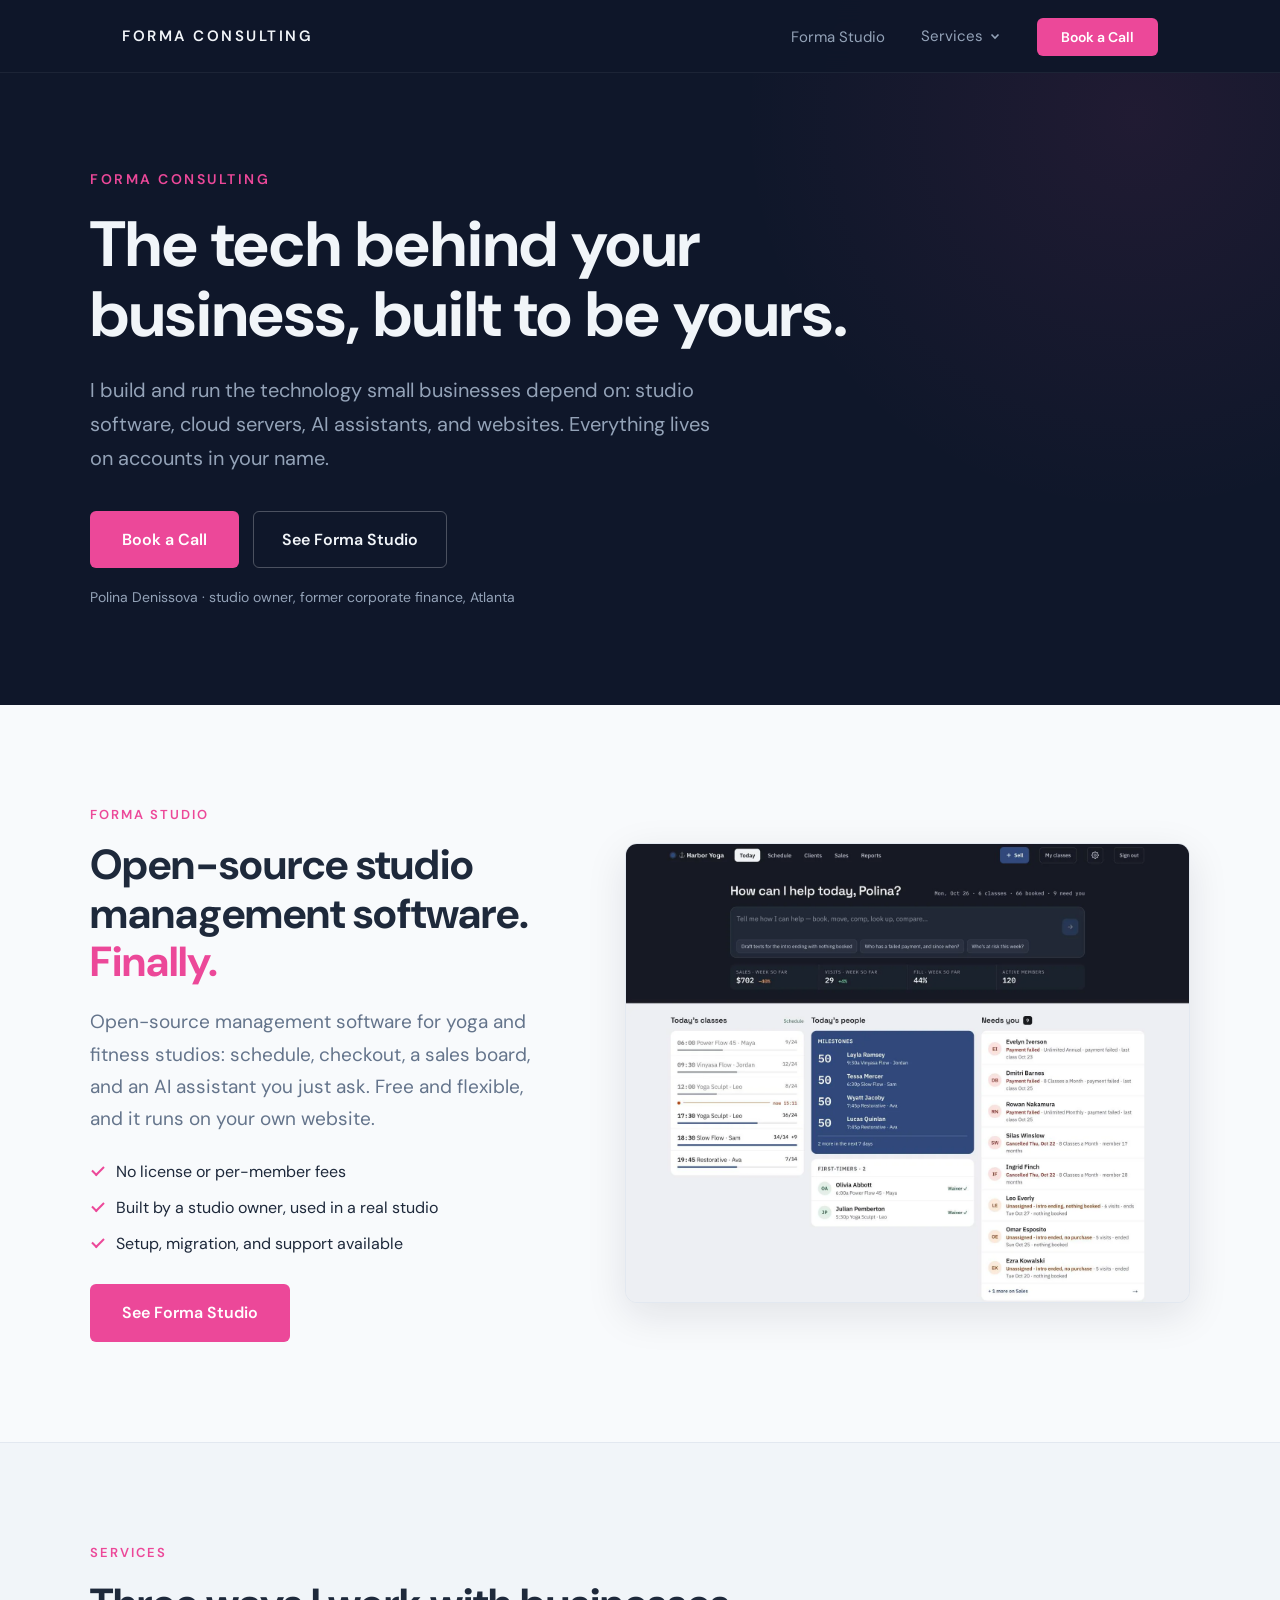
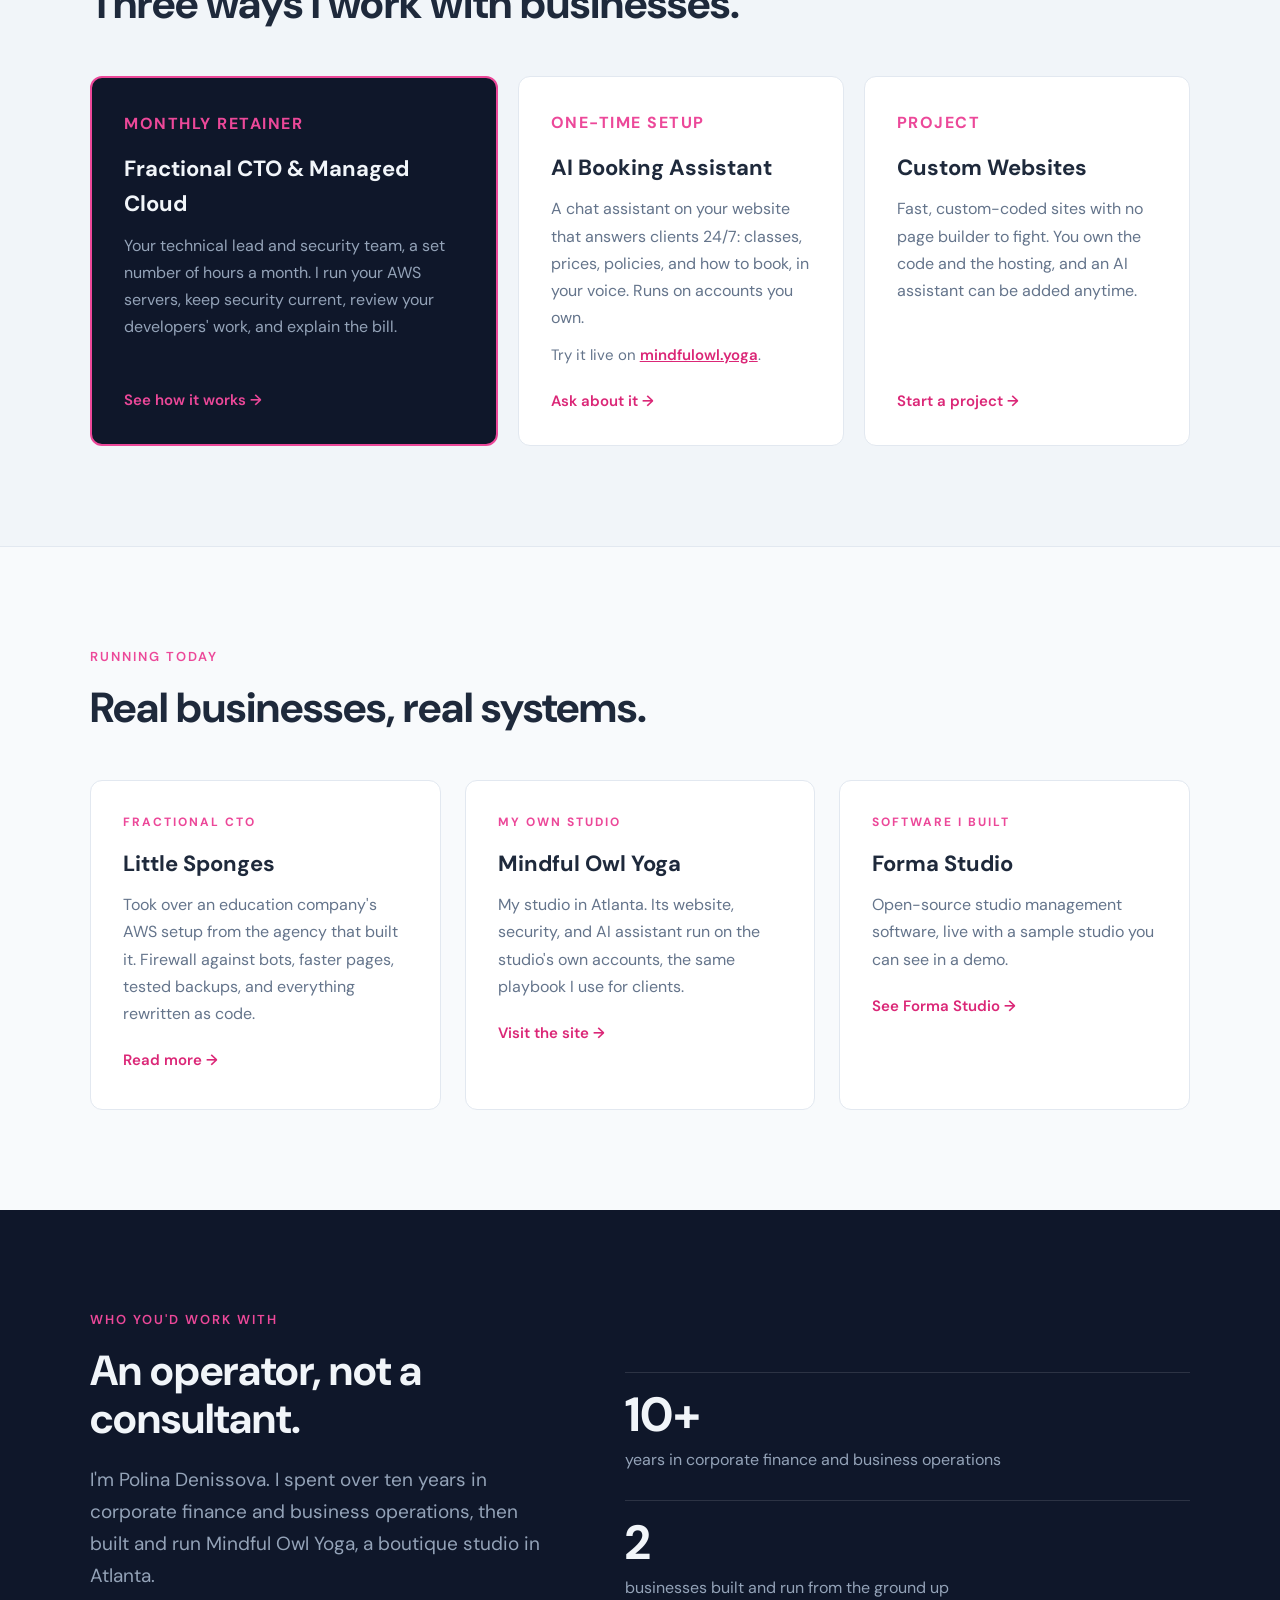
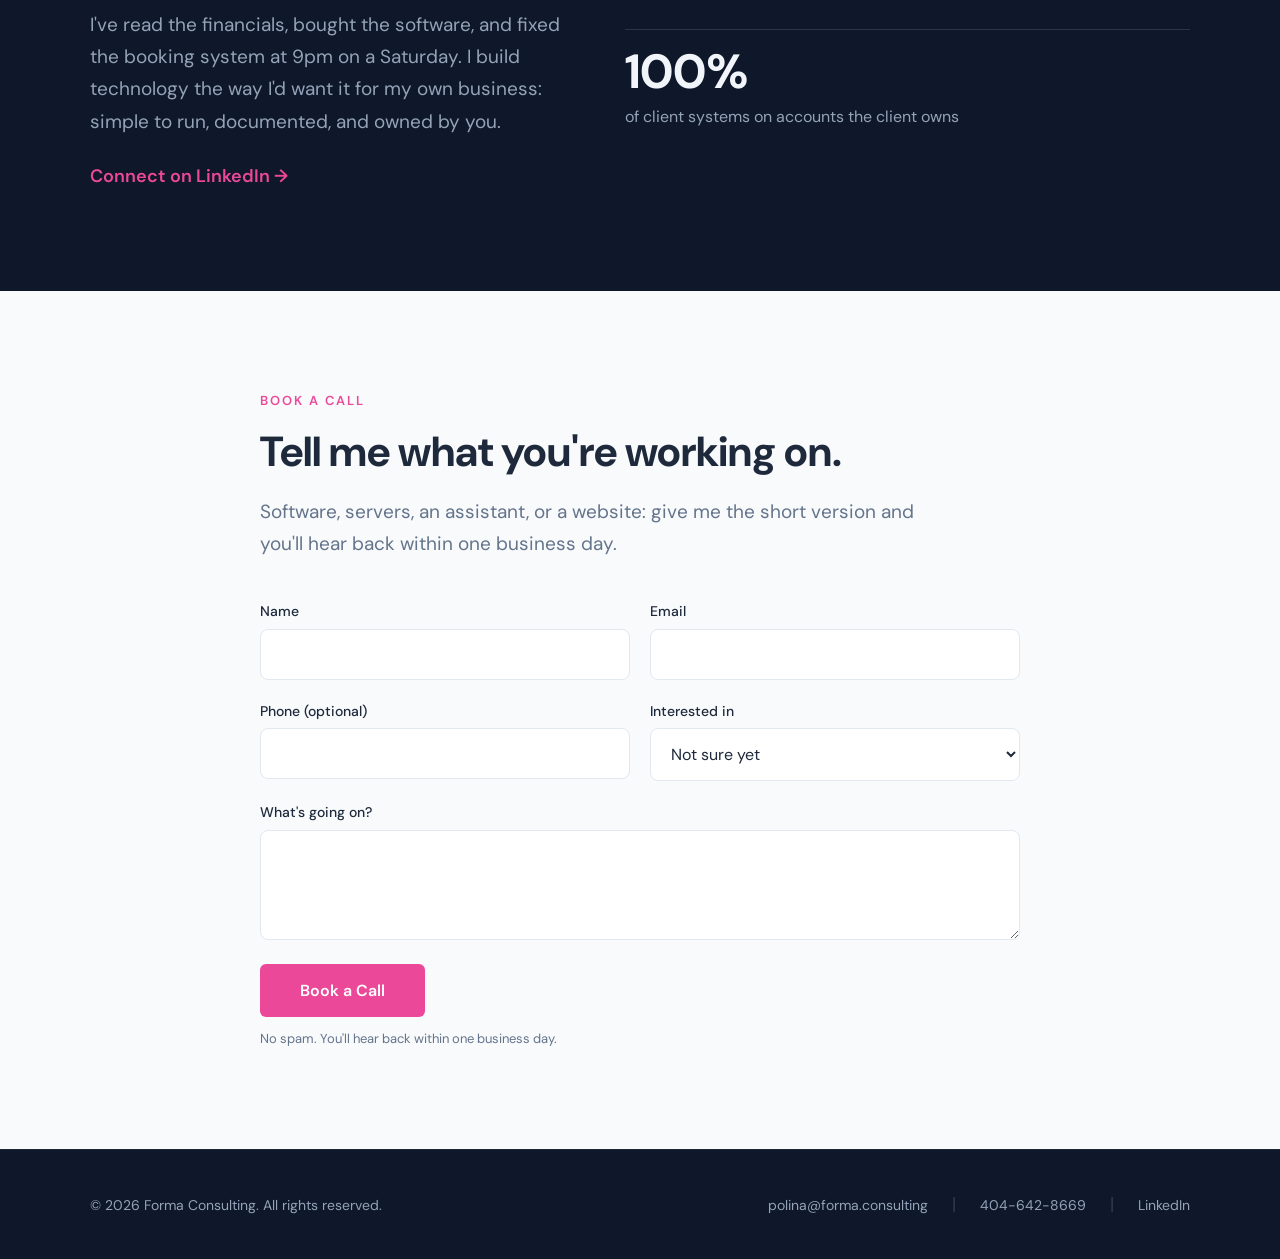
<file: index.html>
<!DOCTYPE html>
<html lang="en">
<head>
  <meta charset="UTF-8">
  <meta name="viewport" content="width=device-width, initial-scale=1.0">
  <title>Forma Consulting — Studio Software, Managed Cloud, AI Assistants</title>
  <meta name="description" content="Forma Consulting builds and runs technology for small businesses: Forma Studio open-source studio software, fractional CTO and managed AWS, AI booking assistants, and custom websites.">
  <meta property="og:title" content="Forma Consulting — The tech behind your business, built to be yours">
  <meta property="og:description" content="Forma Consulting builds and runs technology for small businesses: Forma Studio open-source studio software, fractional CTO and managed AWS, AI booking assistants, and custom websites.">
  <meta property="og:type" content="website">
  <meta property="og:url" content="https://forma.consulting">
  <meta property="og:image" content="https://forma.consulting/forma-og-image.png">
  <link rel="icon" href="/favicon.svg" type="image/svg+xml">
  <link rel="icon" href="/favicon-32.png" sizes="32x32" type="image/png">
  <link rel="apple-touch-icon" href="/apple-touch-icon.png">
  <link rel="preconnect" href="https://fonts.googleapis.com">
  <link rel="preconnect" href="https://fonts.gstatic.com" crossorigin>
  <link href="https://fonts.googleapis.com/css2?family=DM+Sans:ital,opsz,wght@0,9..40,300;0,9..40,400;0,9..40,500;0,9..40,600;0,9..40,700;1,9..40,400&display=swap" rel="stylesheet">
  <style>
    *, *::before, *::after { margin: 0; padding: 0; box-sizing: border-box; }

    :root {
      --dark: #0F172A;
      --dark-mid: #1E293B;
      --light: #F8FAFC;
      --light-mid: #E2E8F0;
      --text-on-dark: #F1F5F9;
      --text-on-light: #1E293B;
      --text-muted-dark: #94A3B8;
      --text-muted-light: #64748B;
      --accent: #EC4899;
      --accent-hover: #DB2777;
      --max-width: 1100px;
      --section-padding: 100px;
    }

    html { scroll-behavior: smooth; }

    body {
      font-family: 'DM Sans', -apple-system, BlinkMacSystemFont, sans-serif;
      font-size: 18px;
      line-height: 1.6;
      color: var(--text-on-light);
      background: var(--light);
      -webkit-font-smoothing: antialiased;
    }

    img { max-width: 100%; height: auto; display: block; }

    /* NAV (same as homepage) */
    nav {
      position: fixed; top: 0; left: 0; right: 0; z-index: 100;
      background: rgba(15, 23, 42, 0.95);
      backdrop-filter: blur(12px);
      border-bottom: 1px solid rgba(255,255,255,0.06);
    }
    .nav-inner {
      max-width: var(--max-width); margin: 0 auto; padding: 0 32px; height: 72px;
      display: flex; align-items: center; justify-content: space-between;
    }
    .nav-logo {
      font-size: 15px; font-weight: 600; letter-spacing: 2.5px;
      color: var(--text-on-dark); text-transform: uppercase; text-decoration: none;
    }
    .nav-links { display: flex; align-items: center; gap: 36px; list-style: none; }
    .nav-links a { color: var(--text-muted-dark); text-decoration: none; font-size: 15px; transition: color 0.2s; }
    .nav-links a:hover, .nav-links a[aria-current="page"] { color: var(--text-on-dark); }
    .nav-cta {
      background: var(--accent) !important; color: white !important;
      padding: 10px 24px; border-radius: 6px; font-weight: 600 !important; font-size: 14px !important;
      transition: background 0.2s;
    }
    .nav-cta:hover { background: var(--accent-hover) !important; }
    .nav-toggle { display: none; background: none; border: none; cursor: pointer; padding: 8px; }
    .nav-toggle span { display: block; width: 24px; height: 2px; background: var(--text-on-dark); margin: 6px 0; }

    /* SHARED */
    .section { padding: var(--section-padding) 32px; }
    .inner { max-width: var(--max-width); margin: 0 auto; }
    .section-label {
      font-size: 13px; font-weight: 600; letter-spacing: 2px; text-transform: uppercase;
      color: var(--accent); margin-bottom: 16px;
    }
    .section-title {
      font-size: clamp(32px, 4vw, 42px); font-weight: 700; line-height: 1.15;
      color: var(--text-on-light); margin-bottom: 20px; max-width: 760px;
    }
    .section-lede { font-size: 19px; color: var(--text-muted-light); max-width: 680px; line-height: 1.7; }
    .dark { background: var(--dark); }
    .dark .section-title { color: var(--text-on-dark); }
    .dark .section-lede { color: var(--text-muted-dark); }
    .tint { background: #F1F5F9; border-top: 1px solid var(--light-mid); border-bottom: 1px solid var(--light-mid); }

    .btn-primary {
      display: inline-block; background: var(--accent); color: white;
      padding: 16px 32px; border-radius: 6px; font-weight: 600; font-size: 16px;
      text-decoration: none; transition: background 0.2s, transform 0.1s;
    }
    .btn-primary:hover { background: var(--accent-hover); transform: translateY(-1px); }
    .btn-ghost {
      display: inline-block; color: var(--text-on-dark); border: 1px solid rgba(255,255,255,0.25);
      padding: 15px 28px; border-radius: 6px; font-weight: 600; font-size: 16px; text-decoration: none;
      transition: border-color 0.2s;
    }
    .btn-ghost:hover { border-color: var(--text-on-dark); }

    .shot {
      border-radius: 12px; border: 1px solid var(--light-mid);
      box-shadow: 0 12px 40px rgba(15, 23, 42, 0.10); background: white;
    }
    .dark .shot { border-color: rgba(255,255,255,0.10); box-shadow: 0 20px 60px rgba(0,0,0,0.35); }
    .caption { font-size: 14px; color: var(--text-muted-light); margin-top: 12px; }
    .dark .caption { color: var(--text-muted-dark); }

    /* HERO */
    .hero { background: var(--dark); padding: 168px 32px 0; position: relative; overflow: hidden; }
    .hero::before {
      content: ''; position: absolute; top: -40%; right: -20%; width: 800px; height: 800px;
      background: radial-gradient(circle, rgba(236,72,153,0.08) 0%, transparent 70%); pointer-events: none;
    }
    .hero .inner { position: relative; z-index: 1; }
    .eyebrow { font-size: 14px; font-weight: 600; letter-spacing: 2.5px; text-transform: uppercase; color: var(--accent); margin-bottom: 20px; }
    .hero h1 {
      font-size: clamp(40px, 5.5vw, 64px); font-weight: 700; line-height: 1.08;
      color: var(--text-on-dark); max-width: 760px; margin-bottom: 24px;
    }
    .hero p.sub { font-size: 20px; color: var(--text-muted-dark); max-width: 640px; margin-bottom: 36px; line-height: 1.7; }
    .hero-ctas { display: flex; flex-wrap: wrap; gap: 14px; align-items: center; }
    .hero-micro { margin-top: 18px; font-size: 14px; color: var(--text-muted-dark); }
    .hero-shot { margin-top: 64px; position: relative; z-index: 1; }
    .hero-shot img { border-radius: 12px 12px 0 0; border: 1px solid rgba(255,255,255,0.10); border-bottom: none; }

    /* PILLARS */
    .pillars { display: grid; grid-template-columns: repeat(3, 1fr); gap: 24px; }
    .pillar { background: white; border: 1px solid var(--light-mid); border-radius: 12px; padding: 32px; }
    .pillar-word { font-size: 30px; font-weight: 700; margin-bottom: 10px; }
    .pillar-word span { color: var(--accent); }
    .pillar p { font-size: 16px; color: var(--text-muted-light); line-height: 1.7; }
    .os-note {
      margin-top: 28px; padding: 22px 26px; border-radius: 12px; background: var(--dark); color: var(--text-muted-dark);
      font-size: 16px; line-height: 1.7;
    }
    .os-note strong { color: var(--text-on-dark); font-weight: 600; }

    /* TOUR */
    .tour { display: grid; grid-template-columns: 1fr 1fr; gap: 48px 40px; margin-top: 56px; }
    .tour-item h3 { font-size: 21px; font-weight: 600; margin: 20px 0 6px; }
    .tour-item p { font-size: 16px; color: var(--text-muted-light); line-height: 1.7; }
    .tour-item .shot { aspect-ratio: 16 / 10; object-fit: cover; object-position: top left; width: 100%; }
    .also { margin-top: 56px; padding-top: 32px; border-top: 1px solid var(--light-mid); }
    .also h4 { font-size: 13px; font-weight: 700; letter-spacing: 1.5px; text-transform: uppercase; color: var(--text-muted-light); margin-bottom: 16px; }
    .also ul { list-style: none; display: flex; flex-wrap: wrap; gap: 10px; }
    .also li { font-size: 15px; background: white; border: 1px solid var(--light-mid); border-radius: 999px; padding: 6px 14px; }

    /* SPLIT */
    .split { display: grid; grid-template-columns: 5fr 6fr; gap: 64px; align-items: center; }
    .compare { display: grid; grid-template-columns: 1fr 1fr; gap: 16px; margin-top: 32px; }
    .compare div { border-radius: 10px; padding: 20px; font-size: 15px; line-height: 1.6; }
    .compare .old { background: rgba(255,255,255,0.04); color: var(--text-muted-dark); border: 1px solid rgba(255,255,255,0.08); }
    .compare .new { background: var(--text-on-dark); color: var(--dark); }
    .compare h4 { font-size: 12px; letter-spacing: 1.5px; text-transform: uppercase; margin-bottom: 10px; }
    .compare .new h4 { color: var(--accent-hover); }
    .compare .new p { font-weight: 500; margin-bottom: 6px; }
    .asks { list-style: none; display: flex; flex-direction: column; gap: 10px; }
    .asks li { background: white; border: 1px solid var(--light-mid); border-radius: 10px; padding: 14px 18px; font-size: 16px; }
    .pullquote { padding-left: 20px; border-left: 3px solid var(--accent); font-size: 18px; font-style: italic; line-height: 1.6; }
    .pullquote-src { margin-top: 8px; padding-left: 23px; font-size: 14px; color: var(--text-muted-light); }
    .pair { display: grid; grid-template-columns: 1fr 1fr; gap: 32px; margin-top: 48px; align-items: start; }
    .vs { display: grid; grid-template-columns: 1fr 1fr; gap: 32px; margin-top: 36px; }
    .vs div { border-top: 3px solid var(--light-mid); padding-top: 18px; }
    .vs div.us { border-top-color: var(--accent); }
    .vs h4 { font-size: 17px; font-weight: 600; margin-bottom: 8px; }
    .vs p { font-size: 16px; color: var(--text-muted-light); line-height: 1.7; }

    /* SWITCH */
    .steps { display: grid; grid-template-columns: repeat(3, 1fr); gap: 24px; margin-top: 48px; }
    .step { border-top: 3px solid var(--accent); padding-top: 18px; }
    .step-num { font-size: 13px; font-weight: 700; letter-spacing: 2px; color: var(--accent); margin-bottom: 8px; }
    .step h3 { font-size: 19px; font-weight: 600; color: var(--text-on-dark); margin-bottom: 6px; }
    .step p { font-size: 16px; color: var(--text-muted-dark); line-height: 1.7; }

    /* COST */
    .cost { display: grid; grid-template-columns: 1fr 1fr; gap: 64px; align-items: center; }
    .big-num { font-size: clamp(64px, 9vw, 104px); font-weight: 700; line-height: 1; letter-spacing: -2px; }
    .big-sub { font-size: 20px; color: var(--text-muted-light); margin-top: 12px; max-width: 420px; }
    .cost-list { display: flex; flex-direction: column; gap: 24px; }
    .cost-list div { border-top: 3px solid var(--accent); padding-top: 14px; }
    .cost-list h4 { font-size: 19px; font-weight: 600; margin-bottom: 4px; }
    .cost-list p { font-size: 16px; color: var(--text-muted-light); }
    .fine { margin-top: 32px; font-size: 14px; color: var(--text-muted-light); }

    /* PATHS */
    .paths { display: grid; grid-template-columns: repeat(4, 1fr); gap: 20px; margin-top: 48px; }
    .path { background: white; border: 1px solid var(--light-mid); border-radius: 12px; padding: 28px; display: flex; flex-direction: column; }
    .path.featured { border: 2px solid var(--accent); }
    .path-tag { font-size: 12px; font-weight: 700; letter-spacing: 1.5px; text-transform: uppercase; color: var(--text-muted-light); margin-bottom: 14px; }
    .path.featured .path-tag { color: var(--accent); }
    .path h3 { font-size: 21px; font-weight: 700; margin-bottom: 6px; }
    .path .price { font-size: 17px; font-weight: 600; margin-bottom: 14px; }
    .path p { font-size: 15px; color: var(--text-muted-light); line-height: 1.65; flex-grow: 1; }
    .path a { margin-top: 20px; font-size: 15px; font-weight: 600; color: var(--accent-hover); text-decoration: none; }
    .path a:hover { text-decoration: underline; }

    /* STORY */
    .quote-grid { display: grid; grid-template-columns: 1fr 1fr; gap: 24px; margin-top: 48px; }
    .quote-card { background: white; border: 1px solid var(--light-mid); border-radius: 12px; padding: 32px; }
    .quote-card h3 { font-size: 21px; font-weight: 600; margin-bottom: 10px; }
    .quote-card p { font-size: 16px; color: var(--text-muted-light); line-height: 1.7; }
    .signoff { margin-top: 32px; font-size: 15px; color: var(--text-muted-light); }

    /* FAQ */
    .faq { display: grid; grid-template-columns: 1fr 1fr; gap: 20px; margin-top: 48px; }
    .faq div { background: var(--dark-mid); border-radius: 12px; padding: 28px; }
    .faq h3 { font-size: 19px; font-weight: 600; color: var(--text-on-dark); margin-bottom: 8px; }
    .faq p { font-size: 16px; color: var(--text-muted-dark); line-height: 1.7; }

    /* DEMO FORM */
    .demo-inner { max-width: 760px; margin: 0 auto; }
    .form-grid { display: grid; grid-template-columns: 1fr 1fr; gap: 20px; margin-top: 40px; }
    .form-group { display: flex; flex-direction: column; }
    .form-group.full-width { grid-column: 1 / -1; }
    .form-group label { font-size: 14px; font-weight: 500; margin-bottom: 6px; }
    .form-group input, .form-group textarea {
      padding: 14px 16px; border: 1px solid var(--light-mid); border-radius: 8px;
      font-family: inherit; font-size: 16px; color: var(--text-on-light); background: white; outline: none;
      transition: border-color 0.2s;
    }
    .form-group input:focus, .form-group textarea:focus { border-color: var(--accent); }
    .form-group textarea { resize: vertical; min-height: 110px; }
    .form-submit { margin-top: 24px; }
    .form-submit button {
      background: var(--accent); color: white; padding: 16px 40px; border: none; border-radius: 6px;
      font-family: inherit; font-weight: 600; font-size: 16px; cursor: pointer; transition: background 0.2s;
    }
    .form-submit button:hover { background: var(--accent-hover); }
    .form-note { margin-top: 12px; font-size: 13px; color: var(--text-muted-light); }
    .hidden { display: none; }

    /* FOOTER (same as homepage) */
    footer { padding: 40px 32px; background: var(--dark); border-top: 1px solid rgba(255,255,255,0.06); }
    .footer-inner {
      max-width: var(--max-width); margin: 0 auto; display: flex; justify-content: space-between;
      align-items: center; flex-wrap: wrap; gap: 16px;
    }
    .footer-left { font-size: 14px; color: var(--text-muted-dark); }
    .footer-right { display: flex; gap: 24px; align-items: center; }
    .footer-right a { font-size: 14px; color: var(--text-muted-dark); text-decoration: none; }
    .footer-right a:hover { color: var(--text-on-dark); }
    .footer-divider { color: rgba(255,255,255,0.15); }

    /* RESPONSIVE */
    @media (max-width: 960px) {
      .paths { grid-template-columns: 1fr 1fr; }
      .split, .cost { grid-template-columns: 1fr; gap: 40px; }
      .pillars, .steps { grid-template-columns: 1fr; }
    }
    @media (max-width: 720px) {
      :root { --section-padding: 72px; }
      .nav-links { display: none; }
      .nav-toggle { display: block; }
      .nav-links.active {
        display: flex; flex-direction: column; position: absolute; top: 72px; left: 0; right: 0;
        background: var(--dark); padding: 24px 32px; border-bottom: 1px solid rgba(255,255,255,0.06); gap: 20px;
      }
      .hero { padding: 136px 24px 0; }
      .section { padding-left: 24px; padding-right: 24px; }
      .tour, .quote-grid, .pair, .vs, .compare, .faq, .form-grid, .paths { grid-template-columns: 1fr; }
      .footer-inner { flex-direction: column; text-align: center; }
    }

    /* CTO PAGE */
    .own { display: flex; flex-direction: column; gap: 14px; }
    .own-row { border-radius: 12px; padding: 20px 24px; }
    .own-row.you { background: var(--dark); }
    .own-row.me { background: white; border: 2px solid var(--accent); }
    .own-row.doc { background: #F1F5F9; border: 1px solid var(--light-mid); }
    .own-tag { font-size: 12px; font-weight: 700; letter-spacing: 1.5px; text-transform: uppercase; margin-bottom: 10px; color: var(--text-muted-light); }
    .own-row.you .own-tag { color: var(--accent); }
    .own-row.me .own-tag { color: var(--accent-hover); }
    .own-row ul { list-style: none; display: flex; flex-wrap: wrap; gap: 8px; }
    .own-row li { font-size: 15px; padding: 5px 12px; border-radius: 999px; background: rgba(15,23,42,0.06); }
    .own-row.you li { background: rgba(255,255,255,0.08); color: var(--text-on-dark); }
    .email-card { background: white; border: 1px solid var(--light-mid); border-radius: 12px; padding: 28px 32px; box-shadow: 0 12px 40px rgba(15,23,42,0.08); font-size: 16px; line-height: 1.7; }
    .email-card p { margin-bottom: 12px; }
    .email-meta { font-size: 12px !important; font-weight: 700; letter-spacing: 1.5px; text-transform: uppercase; color: var(--accent); }
    .email-subj { font-weight: 600; font-size: 17px; padding-bottom: 12px; border-bottom: 1px solid var(--light-mid); }
    .work-grid { display: grid; grid-template-columns: repeat(3, 1fr); gap: 24px; margin-top: 48px; }
    .case-card { padding: 32px; background: white; border: 1px solid var(--light-mid); border-radius: 12px; }
    .case-number { font-size: 12px; font-weight: 700; color: var(--accent); letter-spacing: 2px; margin-bottom: 14px; }
    .case-card h3 { font-size: 22px; font-weight: 700; margin-bottom: 10px; }
    .case-intro { font-size: 16px; color: var(--text-muted-light); line-height: 1.7; margin-bottom: 16px; }
    .case-card ul { list-style: none; }
    .case-card li { font-size: 15px; color: var(--text-muted-light); padding: 5px 0 5px 18px; position: relative; }
    .case-card li::before { content: ''; position: absolute; left: 0; top: 16px; width: 10px; height: 1px; background: var(--accent); }
    .case-card a { color: var(--accent-hover); font-weight: 600; text-decoration: none; }
    .faq.three { grid-template-columns: repeat(3, 1fr); }
    .score { list-style: none; display: flex; flex-direction: column; gap: 10px; margin: 4px 0 14px; }
    .score li { display: grid; grid-template-columns: 14px 90px 1fr; align-items: center; gap: 10px; font-size: 15px; }
    .score b { font-weight: 600; }
    .score span:last-child { color: var(--text-muted-light); }
    .dot { width: 10px; height: 10px; border-radius: 50%; display: inline-block; }
    .dot.g { background: #16A34A; } .dot.y { background: #EAB308; }
    .score-note { font-size: 14px; color: var(--text-muted-light); margin: 0 !important; }
    @media (max-width: 960px) { .work-grid, .faq.three { grid-template-columns: 1fr; } }

    /* HOME */
    .ticks { list-style: none; margin-top: 24px; display: flex; flex-direction: column; gap: 10px; }
    .ticks li { font-size: 16px; padding-left: 26px; position: relative; }
    .ticks li::before { content: ''; position: absolute; left: 2px; top: 7px; width: 12px; height: 7px; border-left: 2px solid var(--accent); border-bottom: 2px solid var(--accent); transform: rotate(-45deg); }
    .svc-grid { display: grid; grid-template-columns: 1.25fr 1fr 1fr; gap: 20px; margin-top: 48px; }
    .svc { background: white; border: 1px solid var(--light-mid); border-radius: 12px; padding: 32px; display: flex; flex-direction: column; color: inherit; text-decoration: none; scroll-margin-top: 96px; }
    .svc-lead { background: var(--dark); border: 2px solid var(--accent); transition: transform 0.15s; }
    .svc-lead:hover { transform: translateY(-2px); }
    .svc-lead h3, .svc-lead p { color: var(--text-on-dark); }
    .svc-lead p:not(.path-tag) { color: var(--text-muted-dark) !important; }
    .svc h3 { font-size: 22px; font-weight: 700; margin-bottom: 10px; }
    .svc p { font-size: 16px; color: var(--text-muted-light); line-height: 1.7; }
    .svc .path-tag { color: var(--accent); }
    .svc-note { margin-top: 12px; font-size: 15px !important; }
    .svc-note a { color: var(--accent-hover); font-weight: 600; }
    .svc-link { margin-top: auto; padding-top: 20px; font-size: 15px; font-weight: 600; color: var(--accent-hover); text-decoration: none; }
    .svc-lead .svc-link { color: var(--accent); }
    .stats { display: flex; flex-direction: column; gap: 28px; }
    .stats div { border-top: 1px solid rgba(255,255,255,0.12); padding-top: 18px; }
    .stat-n { font-size: 48px; font-weight: 700; color: var(--text-on-dark); line-height: 1; }
    .stat-l { font-size: 16px; color: var(--text-muted-dark); margin-top: 8px; }
    .about-link { color: var(--accent); font-weight: 600; text-decoration: none; }
    .form-group select { padding: 14px 16px; border: 1px solid var(--light-mid); border-radius: 8px; font-family: inherit; font-size: 16px; color: var(--text-on-light); background: white; }
    @media (max-width: 960px) { .svc-grid { grid-template-columns: 1fr; } }

    /* NAV v2: services dropdown */
    .nav-links a, .menu-btn { white-space: nowrap; }
    .has-menu { position: relative; }
    .menu-btn { background: none; border: 0; color: var(--text-muted-dark); font: inherit; font-size: 15px; cursor: pointer; display: inline-flex; align-items: center; gap: 6px; padding: 8px 0; }
    .menu-btn:hover, .has-menu:focus-within .menu-btn, .menu-btn[aria-current="true"] { color: var(--text-on-dark); }
    .menu-btn svg { width: 12px; height: 12px; }
    .submenu { display: none; position: absolute; top: 100%; left: -16px; padding-top: 14px; }
    .has-menu:hover .submenu, .has-menu:focus-within .submenu { display: block; }
    .submenu ul { list-style: none; background: var(--dark-mid); border: 1px solid rgba(255,255,255,0.08); border-radius: 10px; padding: 8px; min-width: 280px; box-shadow: 0 16px 40px rgba(0,0,0,0.35); }
    .submenu a { display: block; padding: 10px 12px; border-radius: 6px; color: var(--text-on-dark) !important; font-size: 15px; }
    .submenu a small { display: block; color: var(--text-muted-dark); font-size: 13px; margin-top: 2px; }
    .submenu a:hover { background: rgba(255,255,255,0.06); }
    @media (max-width: 720px) {
      .nav-links.active .submenu { display: block; position: static; padding: 4px 0 0; }
      .nav-links.active .submenu ul { background: none; border: 0; box-shadow: none; padding: 0 0 0 12px; min-width: 0; }
    }
    @media (max-width: 720px) { .nav-links.active { align-items: flex-start; } }
    .case-card li:only-child { padding-left: 0; } .case-card li:only-child::before { display: none; }
  </style>
</head>
<body>

  <nav>
    <div class="nav-inner">
      <a href="/" class="nav-logo">Forma Consulting</a>
      <button class="nav-toggle" aria-label="Menu" onclick="document.querySelector('.nav-links').classList.toggle('active')">
        <span></span><span></span><span></span>
      </button>
      <ul class="nav-links">
        <li><a href="/studio">Forma Studio</a></li>
        <li class="has-menu">
          <button class="menu-btn" aria-haspopup="true">Services <svg viewBox="0 0 12 12" fill="none" stroke="currentColor" stroke-width="1.6" aria-hidden="true"><path d="M2.5 4.5 6 8l3.5-3.5"/></svg></button>
          <div class="submenu">
            <ul>
              <li><a href="/cto">Fractional CTO &amp; Managed Cloud<small>Servers, security, and tech leadership</small></a></li>
              <li><a href="/#assistant">AI Booking Assistant<small>Answers clients on your website, 24/7</small></a></li>
              <li><a href="/#websites">Custom Websites<small>Fast, custom-coded, yours</small></a></li>
            </ul>
          </div>
        </li>
        <li><a href="#contact" class="nav-cta">Book a Call</a></li>
      </ul>
    </div>
  </nav>

  <!-- HERO -->
  <section class="hero" style="padding-bottom:96px">
    <div class="inner">
      <p class="eyebrow">Forma Consulting</p>
      <h1>The tech behind your business, built to be yours.</h1>
      <p class="sub">I build and run the technology small businesses depend on: studio software, cloud servers, AI assistants, and websites. Everything lives on accounts in your name.</p>
      <div class="hero-ctas">
        <a href="#contact" class="btn-primary">Book a Call</a>
        <a href="/studio" class="btn-ghost">See Forma Studio</a>
      </div>
      <p class="hero-micro">Polina Denissova · studio owner, former corporate finance, Atlanta</p>
    </div>
  </section>

  <!-- FORMA STUDIO -->
  <section class="section">
    <div class="inner split">
      <div>
        <p class="section-label">Forma Studio</p>
        <h2 class="section-title">Open-source studio management software. <span style="color:var(--accent)">Finally.</span></h2>
        <p class="section-lede">Open-source management software for yoga and fitness studios: schedule, checkout, a sales board, and an AI assistant you just ask. Free and flexible, and it runs on your own website.</p>
        <ul class="ticks">
          <li>No license or per-member fees</li>
          <li>Built by a studio owner, used in a real studio</li>
          <li>Setup, migration, and support available</li>
        </ul>
        <div class="hero-ctas" style="margin-top:28px">
          <a href="/studio" class="btn-primary">See Forma Studio</a>
        </div>
      </div>
      <div>
        <img class="shot" src="/img/studio/admin-today.webp" width="1512" height="1230" alt="Forma Studio's Today screen with the assistant, this week's numbers, today's classes, and who needs a follow-up">
      </div>
    </div>
  </section>

  <!-- SERVICES -->
  <section class="section tint" id="services">
    <div class="inner">
      <p class="section-label">Services</p>
      <h2 class="section-title">Three ways I work with businesses.</h2>
      <div class="svc-grid">
        <a class="svc svc-lead" href="/cto">
          <p class="path-tag">Monthly retainer</p>
          <h3>Fractional CTO &amp; Managed Cloud</h3>
          <p>Your technical lead and security team, a set number of hours a month. I run your AWS servers, keep security current, review your developers' work, and explain the bill.</p>
          <span class="svc-link">See how it works →</span>
        </a>
        <div class="svc" id="assistant">
          <p class="path-tag">One-time setup</p>
          <h3>AI Booking Assistant</h3>
          <p>A chat assistant on your website that answers clients 24/7: classes, prices, policies, and how to book, in your voice. Runs on accounts you own.</p>
          <p class="svc-note">Try it live on <a href="https://mindfulowl.yoga" target="_blank" rel="noopener">mindfulowl.yoga</a>.</p>
          <a class="svc-link" href="#contact">Ask about it →</a>
        </div>
        <div class="svc" id="websites">
          <p class="path-tag">Project</p>
          <h3>Custom Websites</h3>
          <p>Fast, custom-coded sites with no page builder to fight. You own the code and the hosting, and an AI assistant can be added anytime.</p>
          <a class="svc-link" href="#contact">Start a project →</a>
        </div>
      </div>
    </div>
  </section>

  <!-- CLIENTS -->
  <section class="section">
    <div class="inner">
      <p class="section-label">Running today</p>
      <h2 class="section-title">Real businesses, real systems.</h2>
      <div class="work-grid">
        <div class="case-card">
          <p class="case-number">FRACTIONAL CTO</p>
          <h3>Little Sponges</h3>
          <p class="case-intro">Took over an education company's AWS setup from the agency that built it. Firewall against bots, faster pages, tested backups, and everything rewritten as code.</p>
          <ul><li><a href="/cto">Read more →</a></li></ul>
        </div>
        <div class="case-card">
          <p class="case-number">MY OWN STUDIO</p>
          <h3>Mindful Owl Yoga</h3>
          <p class="case-intro">My studio in Atlanta. Its website, security, and AI assistant run on the studio's own accounts, the same playbook I use for clients.</p>
          <ul><li><a href="https://mindfulowl.yoga" target="_blank" rel="noopener">Visit the site →</a></li></ul>
        </div>
        <div class="case-card">
          <p class="case-number">SOFTWARE I BUILT</p>
          <h3>Forma Studio</h3>
          <p class="case-intro">Open-source studio management software, live with a sample studio you can see in a demo.</p>
          <ul><li><a href="/studio">See Forma Studio →</a></li></ul>
        </div>
      </div>
    </div>
  </section>

  <!-- ABOUT -->
  <section class="section dark" id="about">
    <div class="inner split">
      <div>
        <p class="section-label">Who you'd work with</p>
        <h2 class="section-title">An operator, not a consultant.</h2>
        <p class="section-lede">I'm Polina Denissova. I spent over ten years in corporate finance and business operations, then built and run Mindful Owl Yoga, a boutique studio in Atlanta.</p>
        <p class="section-lede" style="margin-top:16px">I've read the financials, bought the software, and fixed the booking system at 9pm on a Saturday. I build technology the way I'd want it for my own business: simple to run, documented, and owned by you.</p>
        <p style="margin-top:24px"><a href="https://www.linkedin.com/in/denissova/" target="_blank" rel="noopener" class="about-link">Connect on LinkedIn →</a></p>
      </div>
      <div class="stats">
        <div><p class="stat-n">10+</p><p class="stat-l">years in corporate finance and business operations</p></div>
        <div><p class="stat-n">2</p><p class="stat-l">businesses built and run from the ground up</p></div>
        <div><p class="stat-n">100%</p><p class="stat-l">of client systems on accounts the client owns</p></div>
      </div>
    </div>
  </section>

  <!-- CONTACT -->
  <section class="section" id="contact">
    <div class="demo-inner">
      <p class="section-label">Book a call</p>
      <h2 class="section-title">Tell me what you're working on.</h2>
      <p class="section-lede">Software, servers, an assistant, or a website: give me the short version and you'll hear back within one business day.</p>
      <form name="contact" method="POST" data-netlify="true" netlify-honeypot="company-website">
        <input type="hidden" name="form-name" value="contact">
        <p class="hidden"><label>Leave this empty: <input name="company-website"></label></p>
        <div class="form-grid">
          <div class="form-group">
            <label for="name">Name</label>
            <input type="text" id="name" name="name" required autocomplete="name">
          </div>
          <div class="form-group">
            <label for="email">Email</label>
            <input type="email" id="email" name="email" required autocomplete="email">
          </div>
          <div class="form-group">
            <label for="phone">Phone (optional)</label>
            <input type="tel" id="phone" name="phone" autocomplete="tel">
          </div>
          <div class="form-group">
            <label for="interest">Interested in</label>
            <select id="interest" name="interest">
              <option>Not sure yet</option>
              <option>Forma Studio</option>
              <option>Fractional CTO &amp; Managed Cloud</option>
              <option>AI Booking Assistant</option>
              <option>Custom Website</option>
            </select>
          </div>
          <div class="form-group full-width">
            <label for="message">What's going on?</label>
            <textarea id="message" name="message"></textarea>
          </div>
        </div>
        <div class="form-submit"><button type="submit">Book a Call</button></div>
        <p class="form-note">No spam. You'll hear back within one business day.</p>
      </form>
    </div>
  </section>

  <footer>
    <div class="footer-inner">
      <div class="footer-left">© 2026 Forma Consulting. All rights reserved.</div>
      <div class="footer-right">
        <a href="mailto:polina@forma.consulting">polina@forma.consulting</a>
        <span class="footer-divider">|</span>
        <a href="tel:4046428669">404-642-8669</a>
        <span class="footer-divider">|</span>
        <a href="https://www.linkedin.com/in/denissova/" target="_blank" rel="noopener">LinkedIn</a>
      </div>
    </div>
  </footer>

</body>
</html>
</file>
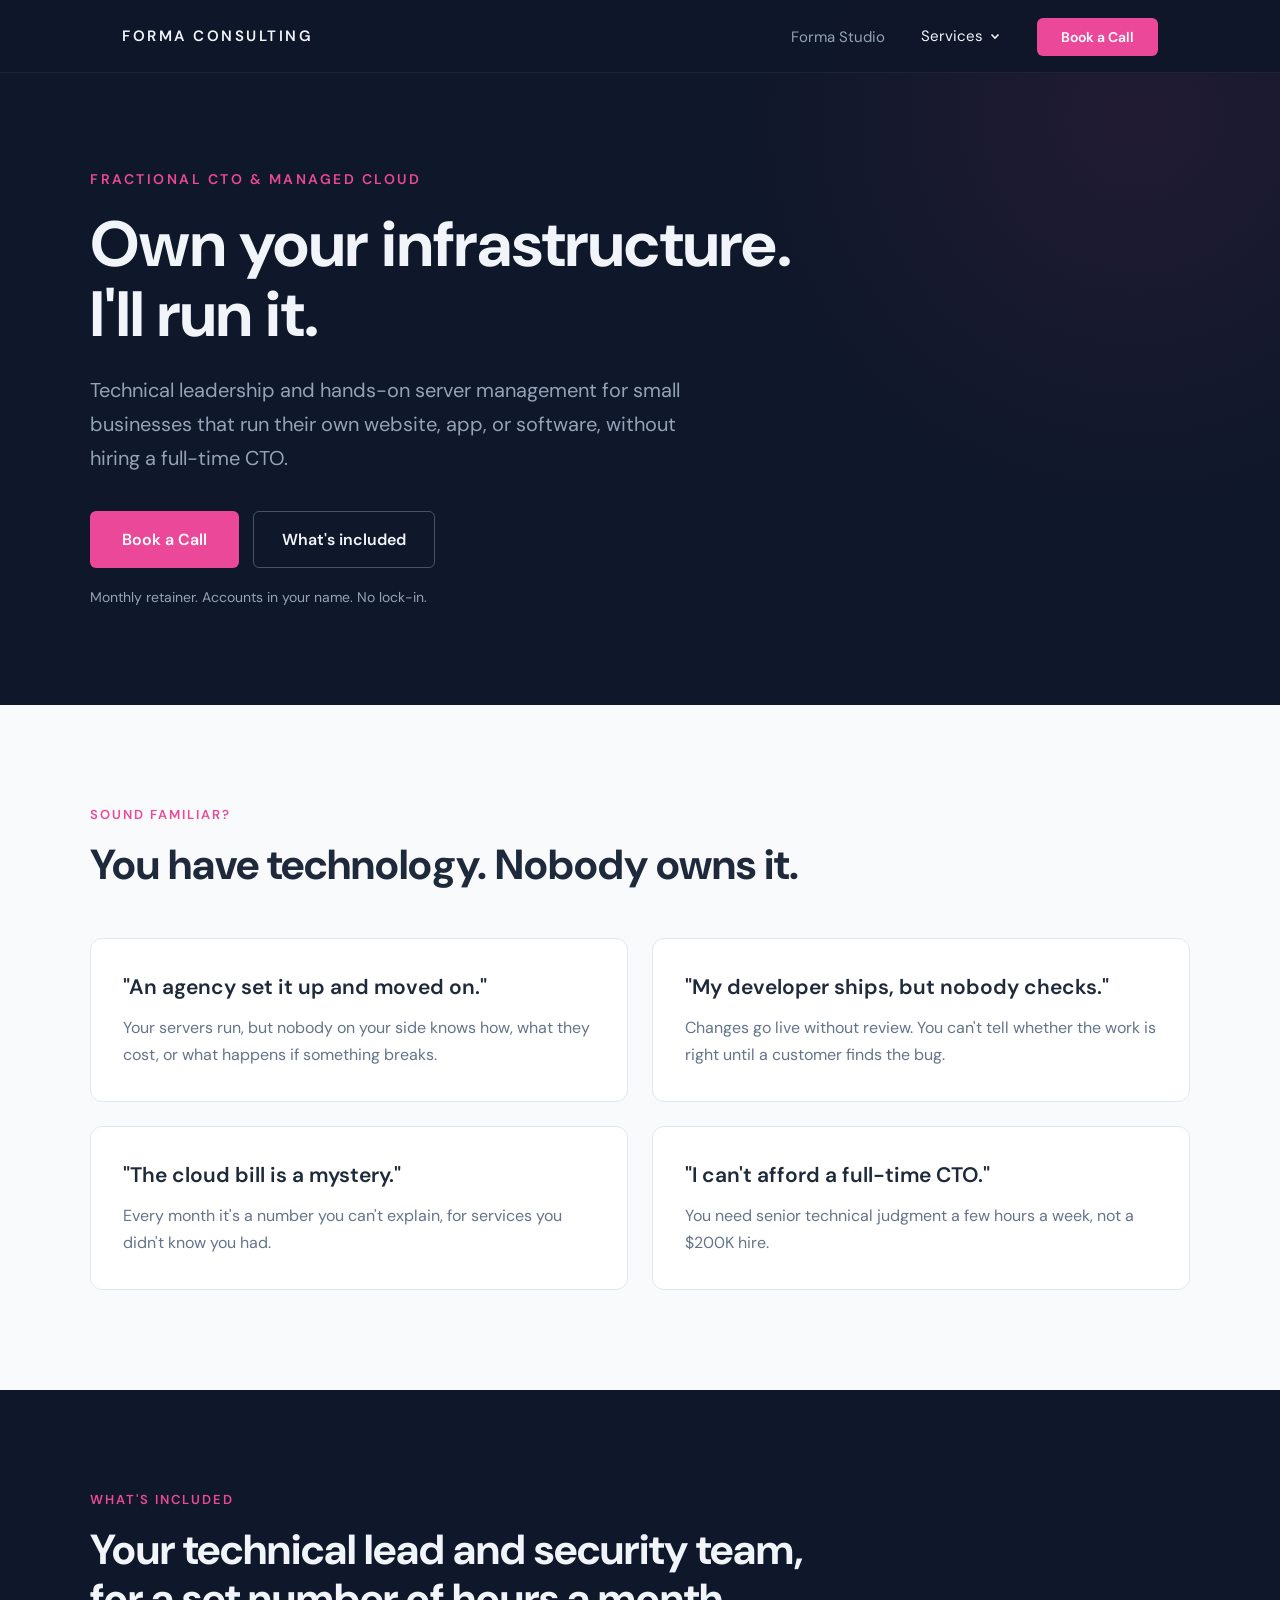
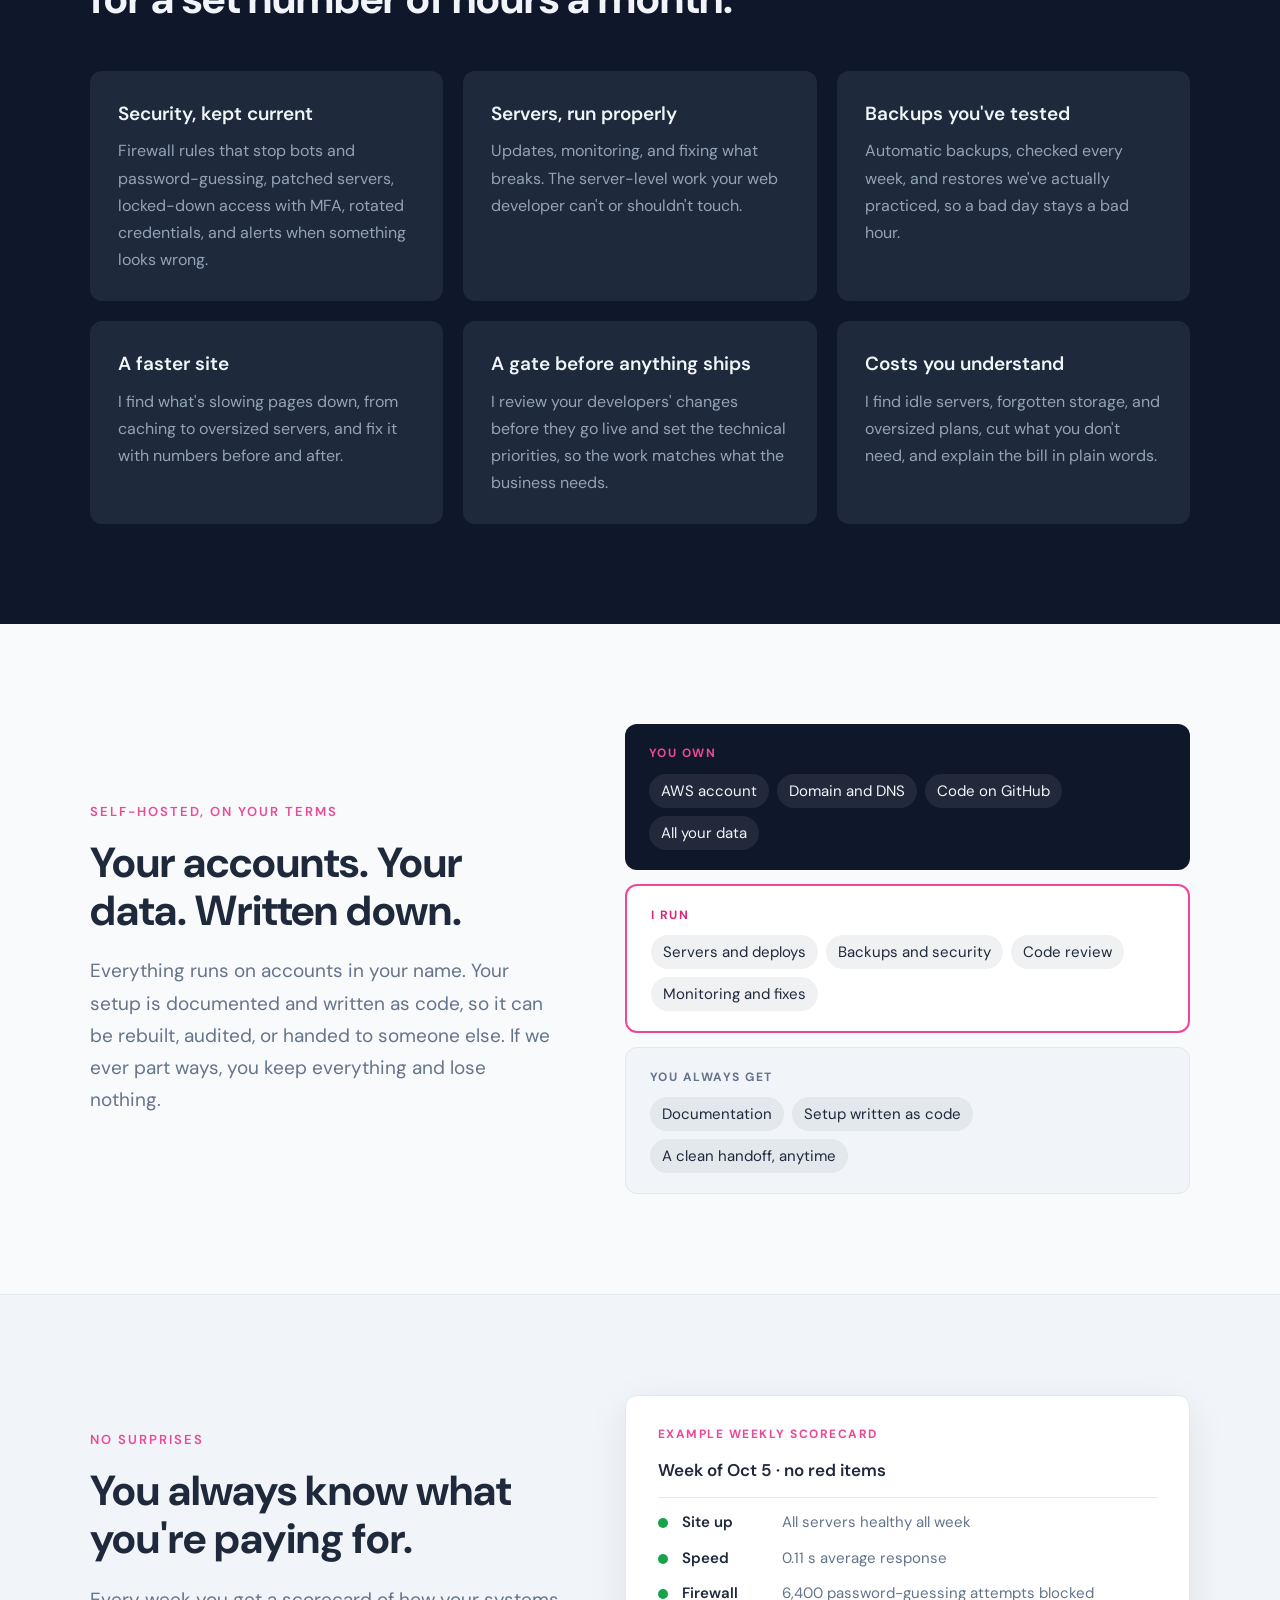
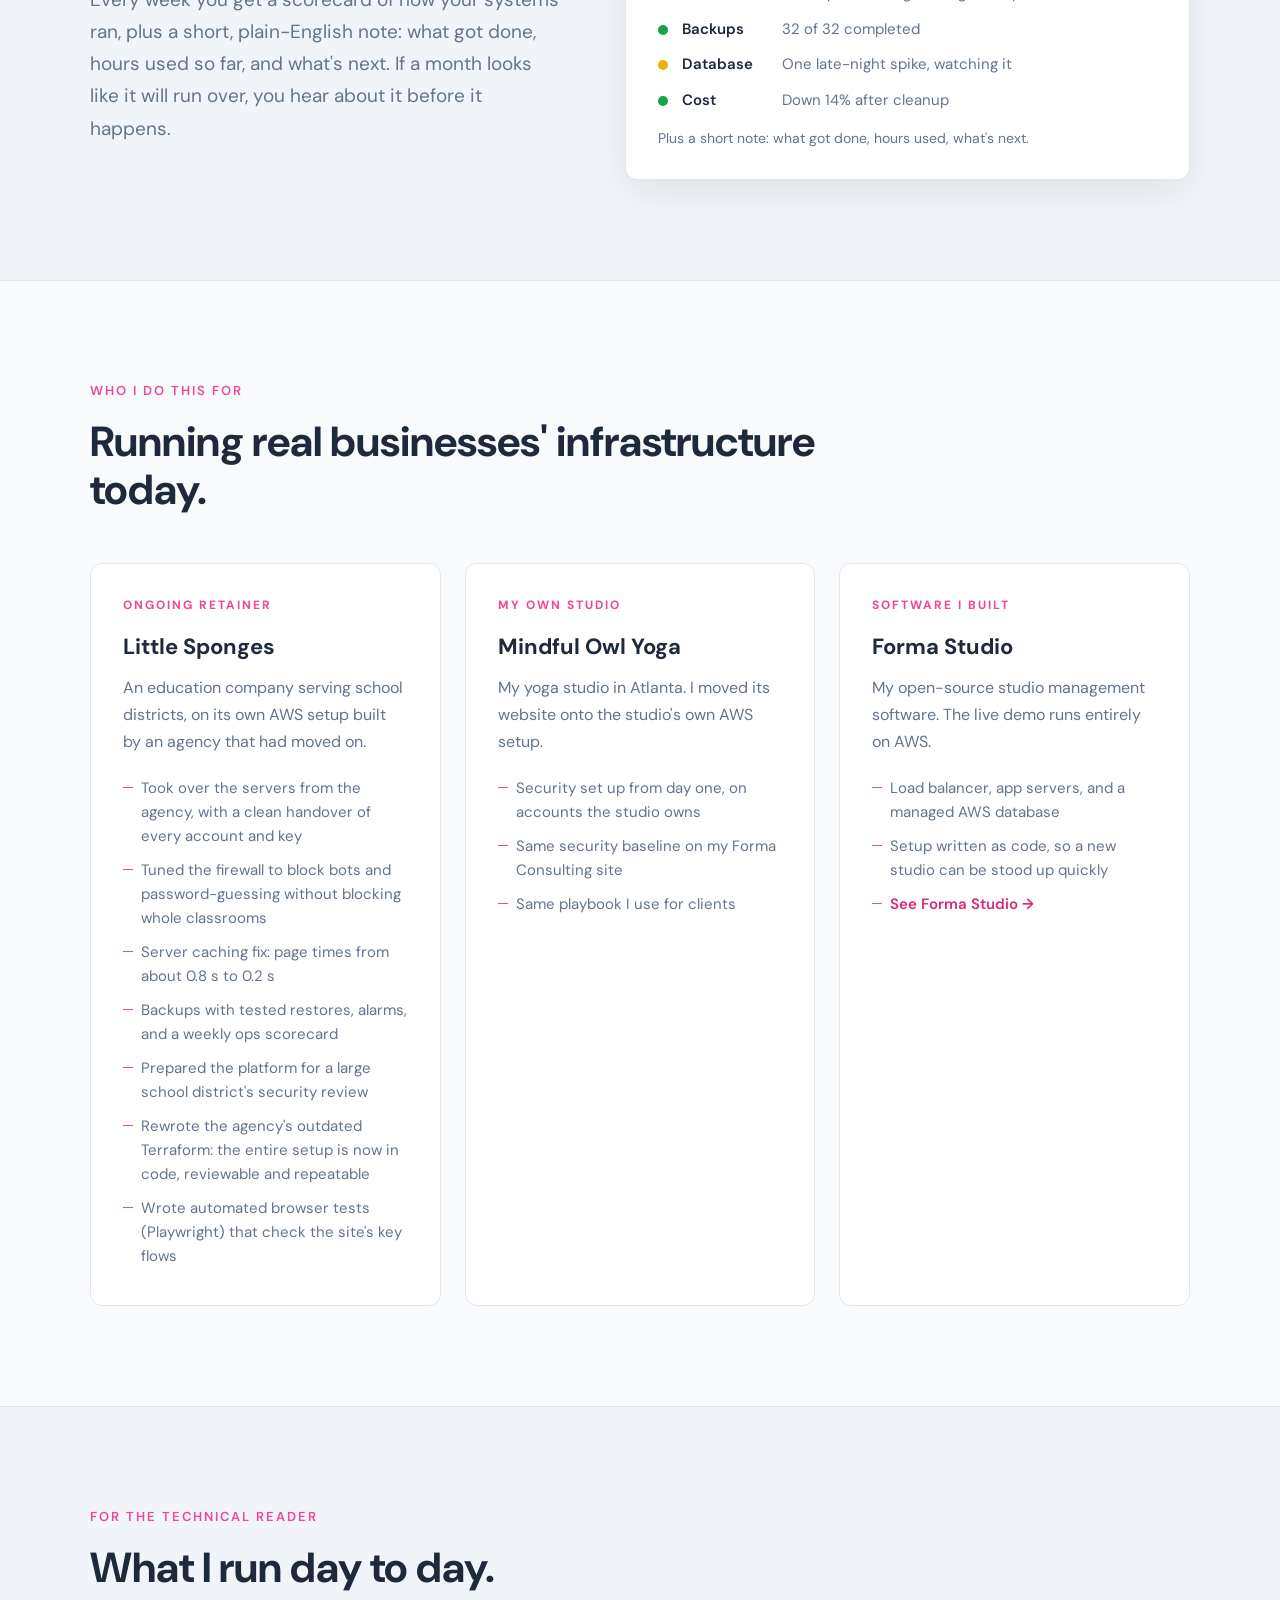
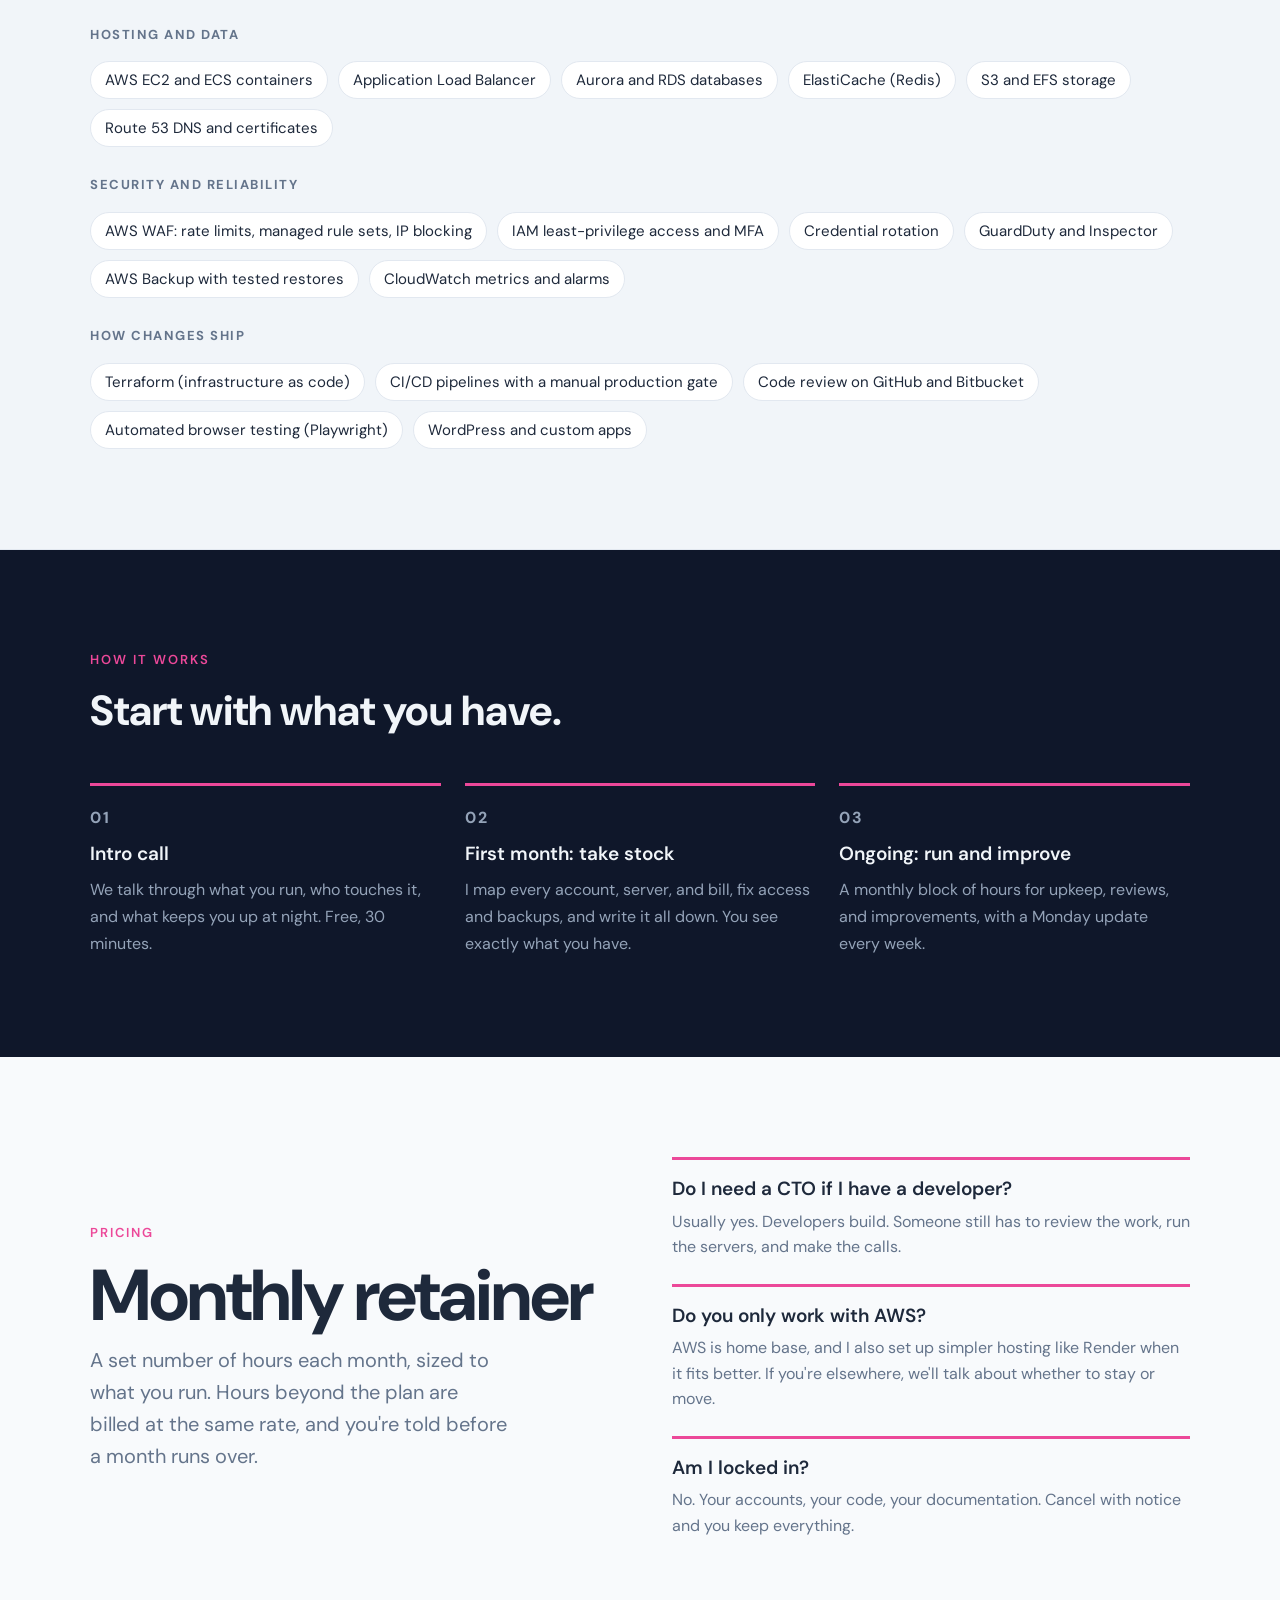
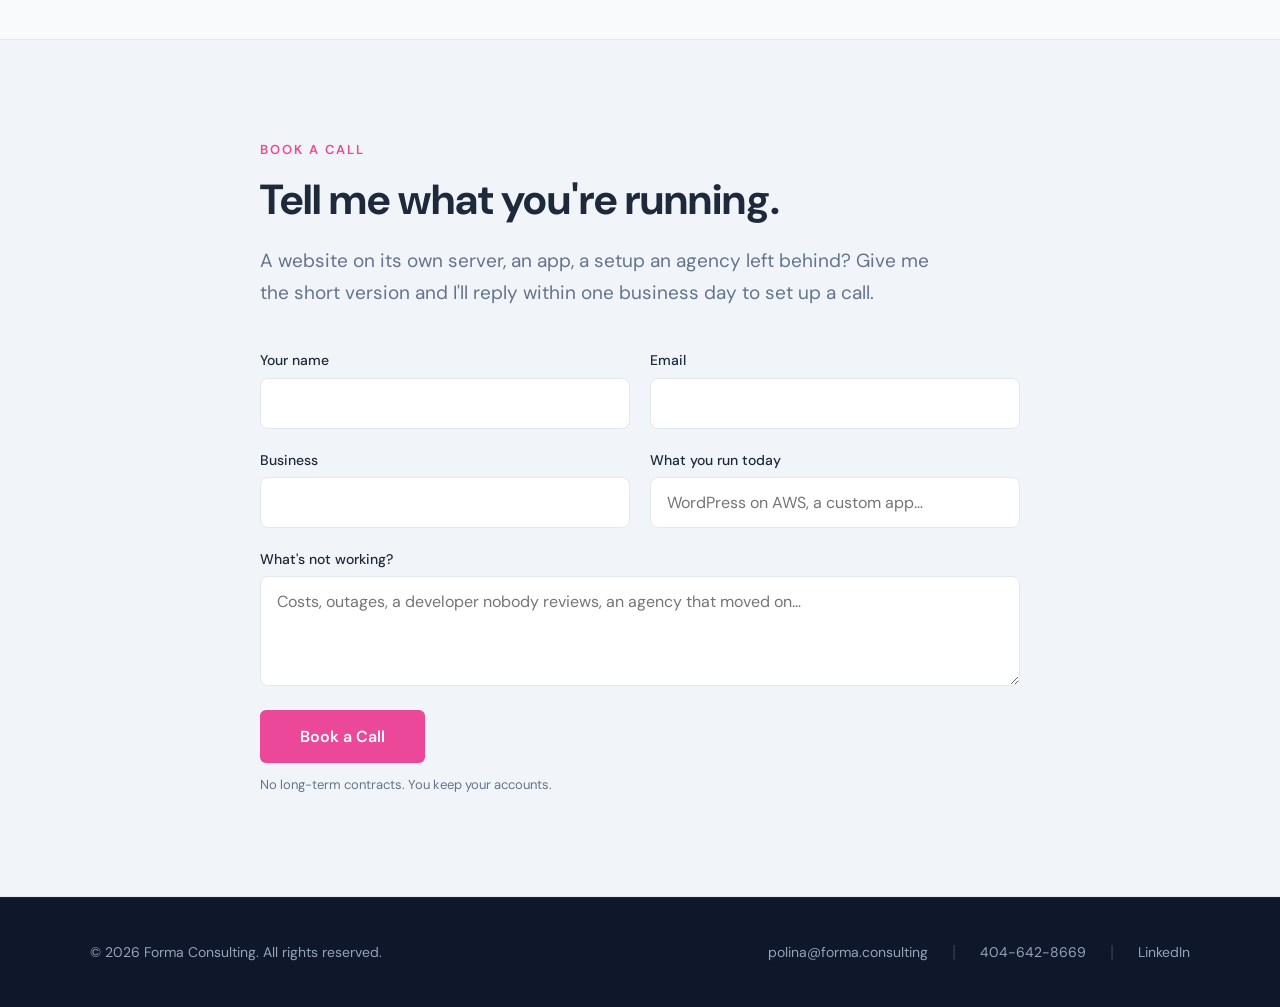
<file: cto.html>
<!DOCTYPE html>
<html lang="en">
<head>
  <meta charset="UTF-8">
  <meta name="viewport" content="width=device-width, initial-scale=1.0">
  <title>Fractional CTO &amp; Managed Cloud — Forma Consulting</title>
  <meta name="description" content="Fractional CTO and managed AWS for small businesses: server management, code review, cost control, and plain-English decisions, on accounts you own.">
  <meta property="og:title" content="Fractional CTO &amp; Managed Cloud — Forma Consulting">
  <meta property="og:description" content="Own your infrastructure. I'll run it. Technical leadership and hands-on server management for small businesses.">
  <meta property="og:type" content="website">
  <meta property="og:url" content="https://forma.consulting/cto">
  <meta property="og:image" content="https://forma.consulting/forma-og-image.png">
  <link rel="icon" href="/favicon.svg" type="image/svg+xml">
  <link rel="icon" href="/favicon-32.png" sizes="32x32" type="image/png">
  <link rel="apple-touch-icon" href="/apple-touch-icon.png">
  <link rel="preconnect" href="https://fonts.googleapis.com">
  <link rel="preconnect" href="https://fonts.gstatic.com" crossorigin>
  <link href="https://fonts.googleapis.com/css2?family=DM+Sans:ital,opsz,wght@0,9..40,300;0,9..40,400;0,9..40,500;0,9..40,600;0,9..40,700;1,9..40,400&display=swap" rel="stylesheet">
  <style>
    *, *::before, *::after { margin: 0; padding: 0; box-sizing: border-box; }

    :root {
      --dark: #0F172A;
      --dark-mid: #1E293B;
      --light: #F8FAFC;
      --light-mid: #E2E8F0;
      --text-on-dark: #F1F5F9;
      --text-on-light: #1E293B;
      --text-muted-dark: #94A3B8;
      --text-muted-light: #64748B;
      --accent: #EC4899;
      --accent-hover: #DB2777;
      --max-width: 1100px;
      --section-padding: 100px;
    }

    html { scroll-behavior: smooth; }

    body {
      font-family: 'DM Sans', -apple-system, BlinkMacSystemFont, sans-serif;
      font-size: 18px;
      line-height: 1.6;
      color: var(--text-on-light);
      background: var(--light);
      -webkit-font-smoothing: antialiased;
    }

    img { max-width: 100%; height: auto; display: block; }

    /* NAV (same as homepage) */
    nav {
      position: fixed; top: 0; left: 0; right: 0; z-index: 100;
      background: rgba(15, 23, 42, 0.95);
      backdrop-filter: blur(12px);
      border-bottom: 1px solid rgba(255,255,255,0.06);
    }
    .nav-inner {
      max-width: var(--max-width); margin: 0 auto; padding: 0 32px; height: 72px;
      display: flex; align-items: center; justify-content: space-between;
    }
    .nav-logo {
      font-size: 15px; font-weight: 600; letter-spacing: 2.5px;
      color: var(--text-on-dark); text-transform: uppercase; text-decoration: none;
    }
    .nav-links { display: flex; align-items: center; gap: 36px; list-style: none; }
    .nav-links a { color: var(--text-muted-dark); text-decoration: none; font-size: 15px; transition: color 0.2s; }
    .nav-links a:hover, .nav-links a[aria-current="page"] { color: var(--text-on-dark); }
    .nav-cta {
      background: var(--accent) !important; color: white !important;
      padding: 10px 24px; border-radius: 6px; font-weight: 600 !important; font-size: 14px !important;
      transition: background 0.2s;
    }
    .nav-cta:hover { background: var(--accent-hover) !important; }
    .nav-toggle { display: none; background: none; border: none; cursor: pointer; padding: 8px; }
    .nav-toggle span { display: block; width: 24px; height: 2px; background: var(--text-on-dark); margin: 6px 0; }

    /* SHARED */
    .section { padding: var(--section-padding) 32px; }
    .inner { max-width: var(--max-width); margin: 0 auto; }
    .section-label {
      font-size: 13px; font-weight: 600; letter-spacing: 2px; text-transform: uppercase;
      color: var(--accent); margin-bottom: 16px;
    }
    .section-title {
      font-size: clamp(32px, 4vw, 42px); font-weight: 700; line-height: 1.15;
      color: var(--text-on-light); margin-bottom: 20px; max-width: 760px;
    }
    .section-lede { font-size: 19px; color: var(--text-muted-light); max-width: 680px; line-height: 1.7; }
    .dark { background: var(--dark); }
    .dark .section-title { color: var(--text-on-dark); }
    .dark .section-lede { color: var(--text-muted-dark); }
    .tint { background: #F1F5F9; border-top: 1px solid var(--light-mid); border-bottom: 1px solid var(--light-mid); }

    .btn-primary {
      display: inline-block; background: var(--accent); color: white;
      padding: 16px 32px; border-radius: 6px; font-weight: 600; font-size: 16px;
      text-decoration: none; transition: background 0.2s, transform 0.1s;
    }
    .btn-primary:hover { background: var(--accent-hover); transform: translateY(-1px); }
    .btn-ghost {
      display: inline-block; color: var(--text-on-dark); border: 1px solid rgba(255,255,255,0.25);
      padding: 15px 28px; border-radius: 6px; font-weight: 600; font-size: 16px; text-decoration: none;
      transition: border-color 0.2s;
    }
    .btn-ghost:hover { border-color: var(--text-on-dark); }

    .shot {
      border-radius: 12px; border: 1px solid var(--light-mid);
      box-shadow: 0 12px 40px rgba(15, 23, 42, 0.10); background: white;
    }
    .dark .shot { border-color: rgba(255,255,255,0.10); box-shadow: 0 20px 60px rgba(0,0,0,0.35); }
    .caption { font-size: 14px; color: var(--text-muted-light); margin-top: 12px; }
    .dark .caption { color: var(--text-muted-dark); }

    /* HERO */
    .hero { background: var(--dark); padding: 168px 32px 0; position: relative; overflow: hidden; }
    .hero::before {
      content: ''; position: absolute; top: -40%; right: -20%; width: 800px; height: 800px;
      background: radial-gradient(circle, rgba(236,72,153,0.08) 0%, transparent 70%); pointer-events: none;
    }
    .hero .inner { position: relative; z-index: 1; }
    .eyebrow { font-size: 14px; font-weight: 600; letter-spacing: 2.5px; text-transform: uppercase; color: var(--accent); margin-bottom: 20px; }
    .hero h1 {
      font-size: clamp(40px, 5.5vw, 64px); font-weight: 700; line-height: 1.08;
      color: var(--text-on-dark); max-width: 760px; margin-bottom: 24px;
    }
    .hero p.sub { font-size: 20px; color: var(--text-muted-dark); max-width: 640px; margin-bottom: 36px; line-height: 1.7; }
    .hero-ctas { display: flex; flex-wrap: wrap; gap: 14px; align-items: center; }
    .hero-micro { margin-top: 18px; font-size: 14px; color: var(--text-muted-dark); }
    .hero-shot { margin-top: 64px; position: relative; z-index: 1; }
    .hero-shot img { border-radius: 12px 12px 0 0; border: 1px solid rgba(255,255,255,0.10); border-bottom: none; }

    /* PILLARS */
    .pillars { display: grid; grid-template-columns: repeat(3, 1fr); gap: 24px; }
    .pillar { background: white; border: 1px solid var(--light-mid); border-radius: 12px; padding: 32px; }
    .pillar-word { font-size: 30px; font-weight: 700; margin-bottom: 10px; }
    .pillar-word span { color: var(--accent); }
    .pillar p { font-size: 16px; color: var(--text-muted-light); line-height: 1.7; }
    .os-note {
      margin-top: 28px; padding: 22px 26px; border-radius: 12px; background: var(--dark); color: var(--text-muted-dark);
      font-size: 16px; line-height: 1.7;
    }
    .os-note strong { color: var(--text-on-dark); font-weight: 600; }

    /* TOUR */
    .tour { display: grid; grid-template-columns: 1fr 1fr; gap: 48px 40px; margin-top: 56px; }
    .tour-item h3 { font-size: 21px; font-weight: 600; margin: 20px 0 6px; }
    .tour-item p { font-size: 16px; color: var(--text-muted-light); line-height: 1.7; }
    .tour-item .shot { aspect-ratio: 16 / 10; object-fit: cover; object-position: top left; width: 100%; }
    .also { margin-top: 56px; padding-top: 32px; border-top: 1px solid var(--light-mid); }
    .also h4 { font-size: 13px; font-weight: 700; letter-spacing: 1.5px; text-transform: uppercase; color: var(--text-muted-light); margin-bottom: 16px; }
    .also ul { list-style: none; display: flex; flex-wrap: wrap; gap: 10px; }
    .also li { font-size: 15px; background: white; border: 1px solid var(--light-mid); border-radius: 999px; padding: 6px 14px; }

    /* SPLIT */
    .split { display: grid; grid-template-columns: 5fr 6fr; gap: 64px; align-items: center; }
    .compare { display: grid; grid-template-columns: 1fr 1fr; gap: 16px; margin-top: 32px; }
    .compare div { border-radius: 10px; padding: 20px; font-size: 15px; line-height: 1.6; }
    .compare .old { background: rgba(255,255,255,0.04); color: var(--text-muted-dark); border: 1px solid rgba(255,255,255,0.08); }
    .compare .new { background: var(--text-on-dark); color: var(--dark); }
    .compare h4 { font-size: 12px; letter-spacing: 1.5px; text-transform: uppercase; margin-bottom: 10px; }
    .compare .new h4 { color: var(--accent-hover); }
    .compare .new p { font-weight: 500; margin-bottom: 6px; }
    .asks { list-style: none; display: flex; flex-direction: column; gap: 10px; }
    .asks li { background: white; border: 1px solid var(--light-mid); border-radius: 10px; padding: 14px 18px; font-size: 16px; }
    .pullquote { padding-left: 20px; border-left: 3px solid var(--accent); font-size: 18px; font-style: italic; line-height: 1.6; }
    .pullquote-src { margin-top: 8px; padding-left: 23px; font-size: 14px; color: var(--text-muted-light); }
    .pair { display: grid; grid-template-columns: 1fr 1fr; gap: 32px; margin-top: 48px; align-items: start; }
    .vs { display: grid; grid-template-columns: 1fr 1fr; gap: 32px; margin-top: 36px; }
    .vs div { border-top: 3px solid var(--light-mid); padding-top: 18px; }
    .vs div.us { border-top-color: var(--accent); }
    .vs h4 { font-size: 17px; font-weight: 600; margin-bottom: 8px; }
    .vs p { font-size: 16px; color: var(--text-muted-light); line-height: 1.7; }

    /* SWITCH */
    .steps { display: grid; grid-template-columns: repeat(3, 1fr); gap: 24px; margin-top: 48px; }
    .step { border-top: 3px solid var(--accent); padding-top: 18px; }
    .step-num { font-size: 13px; font-weight: 700; letter-spacing: 2px; color: var(--accent); margin-bottom: 8px; }
    .step h3 { font-size: 19px; font-weight: 600; color: var(--text-on-dark); margin-bottom: 6px; }
    .step p { font-size: 16px; color: var(--text-muted-dark); line-height: 1.7; }

    /* COST */
    .cost { display: grid; grid-template-columns: 1fr 1fr; gap: 64px; align-items: center; }
    .big-num { font-size: clamp(64px, 9vw, 104px); font-weight: 700; line-height: 1; letter-spacing: -2px; }
    .big-sub { font-size: 20px; color: var(--text-muted-light); margin-top: 12px; max-width: 420px; }
    .cost-list { display: flex; flex-direction: column; gap: 24px; }
    .cost-list div { border-top: 3px solid var(--accent); padding-top: 14px; }
    .cost-list h4 { font-size: 19px; font-weight: 600; margin-bottom: 4px; }
    .cost-list p { font-size: 16px; color: var(--text-muted-light); }
    .fine { margin-top: 32px; font-size: 14px; color: var(--text-muted-light); }

    /* PATHS */
    .paths { display: grid; grid-template-columns: repeat(4, 1fr); gap: 20px; margin-top: 48px; }
    .path { background: white; border: 1px solid var(--light-mid); border-radius: 12px; padding: 28px; display: flex; flex-direction: column; }
    .path.featured { border: 2px solid var(--accent); }
    .path-tag { font-size: 12px; font-weight: 700; letter-spacing: 1.5px; text-transform: uppercase; color: var(--text-muted-light); margin-bottom: 14px; }
    .path.featured .path-tag { color: var(--accent); }
    .path h3 { font-size: 21px; font-weight: 700; margin-bottom: 6px; }
    .path .price { font-size: 17px; font-weight: 600; margin-bottom: 14px; }
    .path p { font-size: 15px; color: var(--text-muted-light); line-height: 1.65; flex-grow: 1; }
    .path a { margin-top: 20px; font-size: 15px; font-weight: 600; color: var(--accent-hover); text-decoration: none; }
    .path a:hover { text-decoration: underline; }

    /* STORY */
    .quote-grid { display: grid; grid-template-columns: 1fr 1fr; gap: 24px; margin-top: 48px; }
    .quote-card { background: white; border: 1px solid var(--light-mid); border-radius: 12px; padding: 32px; }
    .quote-card h3 { font-size: 21px; font-weight: 600; margin-bottom: 10px; }
    .quote-card p { font-size: 16px; color: var(--text-muted-light); line-height: 1.7; }
    .signoff { margin-top: 32px; font-size: 15px; color: var(--text-muted-light); }

    /* FAQ */
    .faq { display: grid; grid-template-columns: 1fr 1fr; gap: 20px; margin-top: 48px; }
    .faq div { background: var(--dark-mid); border-radius: 12px; padding: 28px; }
    .faq h3 { font-size: 19px; font-weight: 600; color: var(--text-on-dark); margin-bottom: 8px; }
    .faq p { font-size: 16px; color: var(--text-muted-dark); line-height: 1.7; }

    /* DEMO FORM */
    .demo-inner { max-width: 760px; margin: 0 auto; }
    .form-grid { display: grid; grid-template-columns: 1fr 1fr; gap: 20px; margin-top: 40px; }
    .form-group { display: flex; flex-direction: column; }
    .form-group.full-width { grid-column: 1 / -1; }
    .form-group label { font-size: 14px; font-weight: 500; margin-bottom: 6px; }
    .form-group input, .form-group textarea {
      padding: 14px 16px; border: 1px solid var(--light-mid); border-radius: 8px;
      font-family: inherit; font-size: 16px; color: var(--text-on-light); background: white; outline: none;
      transition: border-color 0.2s;
    }
    .form-group input:focus, .form-group textarea:focus { border-color: var(--accent); }
    .form-group textarea { resize: vertical; min-height: 110px; }
    .form-submit { margin-top: 24px; }
    .form-submit button {
      background: var(--accent); color: white; padding: 16px 40px; border: none; border-radius: 6px;
      font-family: inherit; font-weight: 600; font-size: 16px; cursor: pointer; transition: background 0.2s;
    }
    .form-submit button:hover { background: var(--accent-hover); }
    .form-note { margin-top: 12px; font-size: 13px; color: var(--text-muted-light); }
    .hidden { display: none; }

    /* FOOTER (same as homepage) */
    footer { padding: 40px 32px; background: var(--dark); border-top: 1px solid rgba(255,255,255,0.06); }
    .footer-inner {
      max-width: var(--max-width); margin: 0 auto; display: flex; justify-content: space-between;
      align-items: center; flex-wrap: wrap; gap: 16px;
    }
    .footer-left { font-size: 14px; color: var(--text-muted-dark); }
    .footer-right { display: flex; gap: 24px; align-items: center; }
    .footer-right a { font-size: 14px; color: var(--text-muted-dark); text-decoration: none; }
    .footer-right a:hover { color: var(--text-on-dark); }
    .footer-divider { color: rgba(255,255,255,0.15); }

    /* RESPONSIVE */
    @media (max-width: 960px) {
      .paths { grid-template-columns: 1fr 1fr; }
      .split, .cost { grid-template-columns: 1fr; gap: 40px; }
      .pillars, .steps { grid-template-columns: 1fr; }
    }
    @media (max-width: 720px) {
      :root { --section-padding: 72px; }
      .nav-links { display: none; }
      .nav-toggle { display: block; }
      .nav-links.active {
        display: flex; flex-direction: column; position: absolute; top: 72px; left: 0; right: 0;
        background: var(--dark); padding: 24px 32px; border-bottom: 1px solid rgba(255,255,255,0.06); gap: 20px;
      }
      .hero { padding: 136px 24px 0; }
      .section { padding-left: 24px; padding-right: 24px; }
      .tour, .quote-grid, .pair, .vs, .compare, .faq, .form-grid, .paths { grid-template-columns: 1fr; }
      .footer-inner { flex-direction: column; text-align: center; }
    }

    /* CTO PAGE */
    .own { display: flex; flex-direction: column; gap: 14px; }
    .own-row { border-radius: 12px; padding: 20px 24px; }
    .own-row.you { background: var(--dark); }
    .own-row.me { background: white; border: 2px solid var(--accent); }
    .own-row.doc { background: #F1F5F9; border: 1px solid var(--light-mid); }
    .own-tag { font-size: 12px; font-weight: 700; letter-spacing: 1.5px; text-transform: uppercase; margin-bottom: 10px; color: var(--text-muted-light); }
    .own-row.you .own-tag { color: var(--accent); }
    .own-row.me .own-tag { color: var(--accent-hover); }
    .own-row ul { list-style: none; display: flex; flex-wrap: wrap; gap: 8px; }
    .own-row li { font-size: 15px; padding: 5px 12px; border-radius: 999px; background: rgba(15,23,42,0.06); }
    .own-row.you li { background: rgba(255,255,255,0.08); color: var(--text-on-dark); }
    .email-card { background: white; border: 1px solid var(--light-mid); border-radius: 12px; padding: 28px 32px; box-shadow: 0 12px 40px rgba(15,23,42,0.08); font-size: 16px; line-height: 1.7; }
    .email-card p { margin-bottom: 12px; }
    .email-meta { font-size: 12px !important; font-weight: 700; letter-spacing: 1.5px; text-transform: uppercase; color: var(--accent); }
    .email-subj { font-weight: 600; font-size: 17px; padding-bottom: 12px; border-bottom: 1px solid var(--light-mid); }
    .work-grid { display: grid; grid-template-columns: repeat(3, 1fr); gap: 24px; margin-top: 48px; }
    .case-card { padding: 32px; background: white; border: 1px solid var(--light-mid); border-radius: 12px; }
    .case-number { font-size: 12px; font-weight: 700; color: var(--accent); letter-spacing: 2px; margin-bottom: 14px; }
    .case-card h3 { font-size: 22px; font-weight: 700; margin-bottom: 10px; }
    .case-intro { font-size: 16px; color: var(--text-muted-light); line-height: 1.7; margin-bottom: 16px; }
    .case-card ul { list-style: none; }
    .case-card li { font-size: 15px; color: var(--text-muted-light); padding: 5px 0 5px 18px; position: relative; }
    .case-card li::before { content: ''; position: absolute; left: 0; top: 16px; width: 10px; height: 1px; background: var(--accent); }
    .case-card a { color: var(--accent-hover); font-weight: 600; text-decoration: none; }
    .faq.three { grid-template-columns: repeat(3, 1fr); }
    .score { list-style: none; display: flex; flex-direction: column; gap: 10px; margin: 4px 0 14px; }
    .score li { display: grid; grid-template-columns: 14px 90px 1fr; align-items: center; gap: 10px; font-size: 15px; }
    .score b { font-weight: 600; }
    .score span:last-child { color: var(--text-muted-light); }
    .dot { width: 10px; height: 10px; border-radius: 50%; display: inline-block; }
    .dot.g { background: #16A34A; } .dot.y { background: #EAB308; }
    .score-note { font-size: 14px; color: var(--text-muted-light); margin: 0 !important; }
    @media (max-width: 960px) { .work-grid, .faq.three { grid-template-columns: 1fr; } }

    /* NAV v2: services dropdown */
    .nav-links a, .menu-btn { white-space: nowrap; }
    .has-menu { position: relative; }
    .menu-btn { background: none; border: 0; color: var(--text-muted-dark); font: inherit; font-size: 15px; cursor: pointer; display: inline-flex; align-items: center; gap: 6px; padding: 8px 0; }
    .menu-btn:hover, .has-menu:focus-within .menu-btn, .menu-btn[aria-current="true"] { color: var(--text-on-dark); }
    .menu-btn svg { width: 12px; height: 12px; }
    .submenu { display: none; position: absolute; top: 100%; left: -16px; padding-top: 14px; }
    .has-menu:hover .submenu, .has-menu:focus-within .submenu { display: block; }
    .submenu ul { list-style: none; background: var(--dark-mid); border: 1px solid rgba(255,255,255,0.08); border-radius: 10px; padding: 8px; min-width: 280px; box-shadow: 0 16px 40px rgba(0,0,0,0.35); }
    .submenu a { display: block; padding: 10px 12px; border-radius: 6px; color: var(--text-on-dark) !important; font-size: 15px; }
    .submenu a small { display: block; color: var(--text-muted-dark); font-size: 13px; margin-top: 2px; }
    .submenu a:hover { background: rgba(255,255,255,0.06); }
    @media (max-width: 720px) {
      .nav-links.active .submenu { display: block; position: static; padding: 4px 0 0; }
      .nav-links.active .submenu ul { background: none; border: 0; box-shadow: none; padding: 0 0 0 12px; min-width: 0; }
    }
    @media (max-width: 720px) { .nav-links.active { align-items: flex-start; } }
    .case-card li:only-child { padding-left: 0; } .case-card li:only-child::before { display: none; }
  </style>
</head>
<body>

  <!-- NAV -->
  <nav>
    <div class="nav-inner">
      <a href="/" class="nav-logo">Forma Consulting</a>
      <button class="nav-toggle" aria-label="Menu" onclick="document.querySelector('.nav-links').classList.toggle('active')">
        <span></span><span></span><span></span>
      </button>
      <ul class="nav-links">
        <li><a href="/studio">Forma Studio</a></li>
        <li class="has-menu">
          <button class="menu-btn" aria-haspopup="true" aria-current="true">Services <svg viewBox="0 0 12 12" fill="none" stroke="currentColor" stroke-width="1.6" aria-hidden="true"><path d="M2.5 4.5 6 8l3.5-3.5"/></svg></button>
          <div class="submenu">
            <ul>
              <li><a href="/cto" aria-current="page">Fractional CTO &amp; Managed Cloud<small>Servers, security, and tech leadership</small></a></li>
              <li><a href="/#assistant">AI Booking Assistant<small>Answers clients on your website, 24/7</small></a></li>
              <li><a href="/#websites">Custom Websites<small>Fast, custom-coded, yours</small></a></li>
            </ul>
          </div>
        </li>
        <li><a href="#call" class="nav-cta">Book a Call</a></li>
      </ul>
    </div>
  </nav>

  <!-- HERO -->
  <section class="hero" style="padding-bottom:96px">
    <div class="inner">
      <p class="eyebrow">Fractional CTO &amp; Managed Cloud</p>
      <h1>Own your infrastructure. I'll run it.</h1>
      <p class="sub">Technical leadership and hands-on server management for small businesses that run their own website, app, or software, without hiring a full-time CTO.</p>
      <div class="hero-ctas">
        <a href="#call" class="btn-primary">Book a Call</a>
        <a href="#what-you-get" class="btn-ghost">What's included</a>
      </div>
      <p class="hero-micro">Monthly retainer. Accounts in your name. No lock-in.</p>
    </div>
  </section>

  <!-- PROBLEM -->
  <section class="section">
    <div class="inner">
      <p class="section-label">Sound familiar?</p>
      <h2 class="section-title">You have technology. Nobody owns it.</h2>
      <div class="quote-grid">
        <div class="quote-card">
          <h3>"An agency set it up and moved on."</h3>
          <p>Your servers run, but nobody on your side knows how, what they cost, or what happens if something breaks.</p>
        </div>
        <div class="quote-card">
          <h3>"My developer ships, but nobody checks."</h3>
          <p>Changes go live without review. You can't tell whether the work is right until a customer finds the bug.</p>
        </div>
        <div class="quote-card">
          <h3>"The cloud bill is a mystery."</h3>
          <p>Every month it's a number you can't explain, for services you didn't know you had.</p>
        </div>
        <div class="quote-card">
          <h3>"I can't afford a full-time CTO."</h3>
          <p>You need senior technical judgment a few hours a week, not a $200K hire.</p>
        </div>
      </div>
    </div>
  </section>

  <!-- WHAT YOU GET -->
  <section class="section dark" id="what-you-get">
    <div class="inner">
      <p class="section-label">What's included</p>
      <h2 class="section-title">Your technical lead and security team, for a set number of hours a month.</h2>
      <div class="faq three">
        <div>
          <h3>Security, kept current</h3>
          <p>Firewall rules that stop bots and password-guessing, patched servers, locked-down access with MFA, rotated credentials, and alerts when something looks wrong.</p>
        </div>
        <div>
          <h3>Servers, run properly</h3>
          <p>Updates, monitoring, and fixing what breaks. The server-level work your web developer can't or shouldn't touch.</p>
        </div>
        <div>
          <h3>Backups you've tested</h3>
          <p>Automatic backups, checked every week, and restores we've actually practiced, so a bad day stays a bad hour.</p>
        </div>
        <div>
          <h3>A faster site</h3>
          <p>I find what's slowing pages down, from caching to oversized servers, and fix it with numbers before and after.</p>
        </div>
        <div>
          <h3>A gate before anything ships</h3>
          <p>I review your developers' changes before they go live and set the technical priorities, so the work matches what the business needs.</p>
        </div>
        <div>
          <h3>Costs you understand</h3>
          <p>I find idle servers, forgotten storage, and oversized plans, cut what you don't need, and explain the bill in plain words.</p>
        </div>
      </div>
    </div>
  </section>

  <!-- OWNERSHIP -->
  <section class="section">
    <div class="inner split">
      <div>
        <p class="section-label">Self-hosted, on your terms</p>
        <h2 class="section-title">Your accounts. Your data. Written down.</h2>
        <p class="section-lede">Everything runs on accounts in your name. Your setup is documented and written as code, so it can be rebuilt, audited, or handed to someone else. If we ever part ways, you keep everything and lose nothing.</p>
      </div>
      <div class="own">
        <div class="own-row you">
          <p class="own-tag">You own</p>
          <ul><li>AWS account</li><li>Domain and DNS</li><li>Code on GitHub</li><li>All your data</li></ul>
        </div>
        <div class="own-row me">
          <p class="own-tag">I run</p>
          <ul><li>Servers and deploys</li><li>Backups and security</li><li>Code review</li><li>Monitoring and fixes</li></ul>
        </div>
        <div class="own-row doc">
          <p class="own-tag">You always get</p>
          <ul><li>Documentation</li><li>Setup written as code</li><li>A clean handoff, anytime</li></ul>
        </div>
      </div>
    </div>
  </section>

  <!-- UPDATES -->
  <section class="section tint">
    <div class="inner split">
      <div>
        <p class="section-label">No surprises</p>
        <h2 class="section-title">You always know what you're paying for.</h2>
        <p class="section-lede">Every week you get a scorecard of how your systems ran, plus a short, plain-English note: what got done, hours used so far, and what's next. If a month looks like it will run over, you hear about it before it happens.</p>
      </div>
      <div class="email-card" aria-label="Example weekly ops scorecard">
        <p class="email-meta">Example weekly scorecard</p>
        <p class="email-subj">Week of Oct 5 · no red items</p>
        <ul class="score">
          <li><span class="dot g"></span><b>Site up</b><span>All servers healthy all week</span></li>
          <li><span class="dot g"></span><b>Speed</b><span>0.11 s average response</span></li>
          <li><span class="dot g"></span><b>Firewall</b><span>6,400 password-guessing attempts blocked</span></li>
          <li><span class="dot g"></span><b>Backups</b><span>32 of 32 completed</span></li>
          <li><span class="dot y"></span><b>Database</b><span>One late-night spike, watching it</span></li>
          <li><span class="dot g"></span><b>Cost</b><span>Down 14% after cleanup</span></li>
        </ul>
        <p class="score-note">Plus a short note: what got done, hours used, what's next.</p>
      </div>
    </div>
  </section>

  <!-- PROOF -->
  <section class="section" id="clients">
    <div class="inner">
      <p class="section-label">Who I do this for</p>
      <h2 class="section-title">Running real businesses' infrastructure today.</h2>
      <div class="work-grid">
        <div class="case-card">
          <p class="case-number">ONGOING RETAINER</p>
          <h3>Little Sponges</h3>
          <p class="case-intro">An education company serving school districts, on its own AWS setup built by an agency that had moved on.</p>
          <ul>
            <li>Took over the servers from the agency, with a clean handover of every account and key</li>
            <li>Tuned the firewall to block bots and password-guessing without blocking whole classrooms</li>
            <li>Server caching fix: page times from about 0.8 s to 0.2 s</li>
            <li>Backups with tested restores, alarms, and a weekly ops scorecard</li>
            <li>Prepared the platform for a large school district's security review</li>
            <li>Rewrote the agency's outdated Terraform: the entire setup is now in code, reviewable and repeatable</li>
            <li>Wrote automated browser tests (Playwright) that check the site's key flows</li>
          </ul>
        </div>
        <div class="case-card">
          <p class="case-number">MY OWN STUDIO</p>
          <h3>Mindful Owl Yoga</h3>
          <p class="case-intro">My yoga studio in Atlanta. I moved its website onto the studio's own AWS setup.</p>
          <ul>
            <li>Security set up from day one, on accounts the studio owns</li>
            <li>Same security baseline on my Forma Consulting site</li>
            <li>Same playbook I use for clients</li>
          </ul>
        </div>
        <div class="case-card">
          <p class="case-number">SOFTWARE I BUILT</p>
          <h3>Forma Studio</h3>
          <p class="case-intro">My open-source studio management software. The live demo runs entirely on AWS.</p>
          <ul>
            <li>Load balancer, app servers, and a managed AWS database</li>
            <li>Setup written as code, so a new studio can be stood up quickly</li>
            <li><a href="/studio">See Forma Studio →</a></li>
          </ul>
        </div>
      </div>
    </div>
  </section>

  <!-- STACK -->
  <section class="section tint">
    <div class="inner">
      <p class="section-label">For the technical reader</p>
      <h2 class="section-title">What I run day to day.</h2>
      <div class="also" style="margin-top:32px;padding-top:0;border-top:none">
        <h4>Hosting and data</h4>
        <ul><li>AWS EC2 and ECS containers</li><li>Application Load Balancer</li><li>Aurora and RDS databases</li><li>ElastiCache (Redis)</li><li>S3 and EFS storage</li><li>Route 53 DNS and certificates</li></ul>
      </div>
      <div class="also" style="margin-top:28px;padding-top:0;border-top:none">
        <h4>Security and reliability</h4>
        <ul><li>AWS WAF: rate limits, managed rule sets, IP blocking</li><li>IAM least-privilege access and MFA</li><li>Credential rotation</li><li>GuardDuty and Inspector</li><li>AWS Backup with tested restores</li><li>CloudWatch metrics and alarms</li></ul>
      </div>
      <div class="also" style="margin-top:28px;padding-top:0;border-top:none">
        <h4>How changes ship</h4>
        <ul><li>Terraform (infrastructure as code)</li><li>CI/CD pipelines with a manual production gate</li><li>Code review on GitHub and Bitbucket</li><li>Automated browser testing (Playwright)</li><li>WordPress and custom apps</li></ul>
      </div>
    </div>
  </section>

  <!-- HOW IT WORKS -->
  <section class="section dark">
    <div class="inner">
      <p class="section-label">How it works</p>
      <h2 class="section-title">Start with what you have.</h2>
      <div class="steps">
        <div class="step">
          <p class="step-num">01</p>
          <h3>Intro call</h3>
          <p>We talk through what you run, who touches it, and what keeps you up at night. Free, 30 minutes.</p>
        </div>
        <div class="step">
          <p class="step-num">02</p>
          <h3>First month: take stock</h3>
          <p>I map every account, server, and bill, fix access and backups, and write it all down. You see exactly what you have.</p>
        </div>
        <div class="step">
          <p class="step-num">03</p>
          <h3>Ongoing: run and improve</h3>
          <p>A monthly block of hours for upkeep, reviews, and improvements, with a Monday update every week.</p>
        </div>
      </div>
    </div>
  </section>

  <!-- PRICING + FAQ -->
  <section class="section">
    <div class="inner cost">
      <div>
        <p class="section-label">Pricing</p>
        <p class="big-num" style="font-size:clamp(48px,6vw,72px)">Monthly retainer</p>
        <p class="big-sub">A set number of hours each month, sized to what you run. Hours beyond the plan are billed at the same rate, and you're told before a month runs over.</p>
      </div>
      <div class="cost-list">
        <div>
          <h4>Do I need a CTO if I have a developer?</h4>
          <p>Usually yes. Developers build. Someone still has to review the work, run the servers, and make the calls.</p>
        </div>
        <div>
          <h4>Do you only work with AWS?</h4>
          <p>AWS is home base, and I also set up simpler hosting like Render when it fits better. If you're elsewhere, we'll talk about whether to stay or move.</p>
        </div>
        <div>
          <h4>Am I locked in?</h4>
          <p>No. Your accounts, your code, your documentation. Cancel with notice and you keep everything.</p>
        </div>
      </div>
    </div>
  </section>

  <!-- CALL -->
  <section class="section tint" id="call">
    <div class="demo-inner">
      <p class="section-label">Book a call</p>
      <h2 class="section-title">Tell me what you're running.</h2>
      <p class="section-lede">A website on its own server, an app, a setup an agency left behind? Give me the short version and I'll reply within one business day to set up a call.</p>
      <form name="cto-call" method="POST" data-netlify="true" netlify-honeypot="company-website">
        <input type="hidden" name="form-name" value="cto-call">
        <p class="hidden"><label>Leave this empty: <input name="company-website"></label></p>
        <div class="form-grid">
          <div class="form-group">
            <label for="c-name">Your name</label>
            <input id="c-name" type="text" name="name" required autocomplete="name">
          </div>
          <div class="form-group">
            <label for="c-email">Email</label>
            <input id="c-email" type="email" name="email" required autocomplete="email">
          </div>
          <div class="form-group">
            <label for="c-company">Business</label>
            <input id="c-company" type="text" name="business">
          </div>
          <div class="form-group">
            <label for="c-runs">What you run today</label>
            <input id="c-runs" type="text" name="current_setup" placeholder="WordPress on AWS, a custom app…">
          </div>
          <div class="form-group full-width">
            <label for="c-msg">What's not working?</label>
            <textarea id="c-msg" name="message" placeholder="Costs, outages, a developer nobody reviews, an agency that moved on…"></textarea>
          </div>
        </div>
        <div class="form-submit"><button type="submit">Book a Call</button></div>
        <p class="form-note">No long-term contracts. You keep your accounts.</p>
      </form>
    </div>
  </section>

  <footer>
    <div class="footer-inner">
      <div class="footer-left">© 2026 Forma Consulting. All rights reserved.</div>
      <div class="footer-right">
        <a href="mailto:polina@forma.consulting">polina@forma.consulting</a>
        <span class="footer-divider">|</span>
        <a href="tel:4046428669">404-642-8669</a>
        <span class="footer-divider">|</span>
        <a href="https://www.linkedin.com/in/denissova/" target="_blank" rel="noopener">LinkedIn</a>
      </div>
    </div>
  </footer>

</body>
</html>
</file>
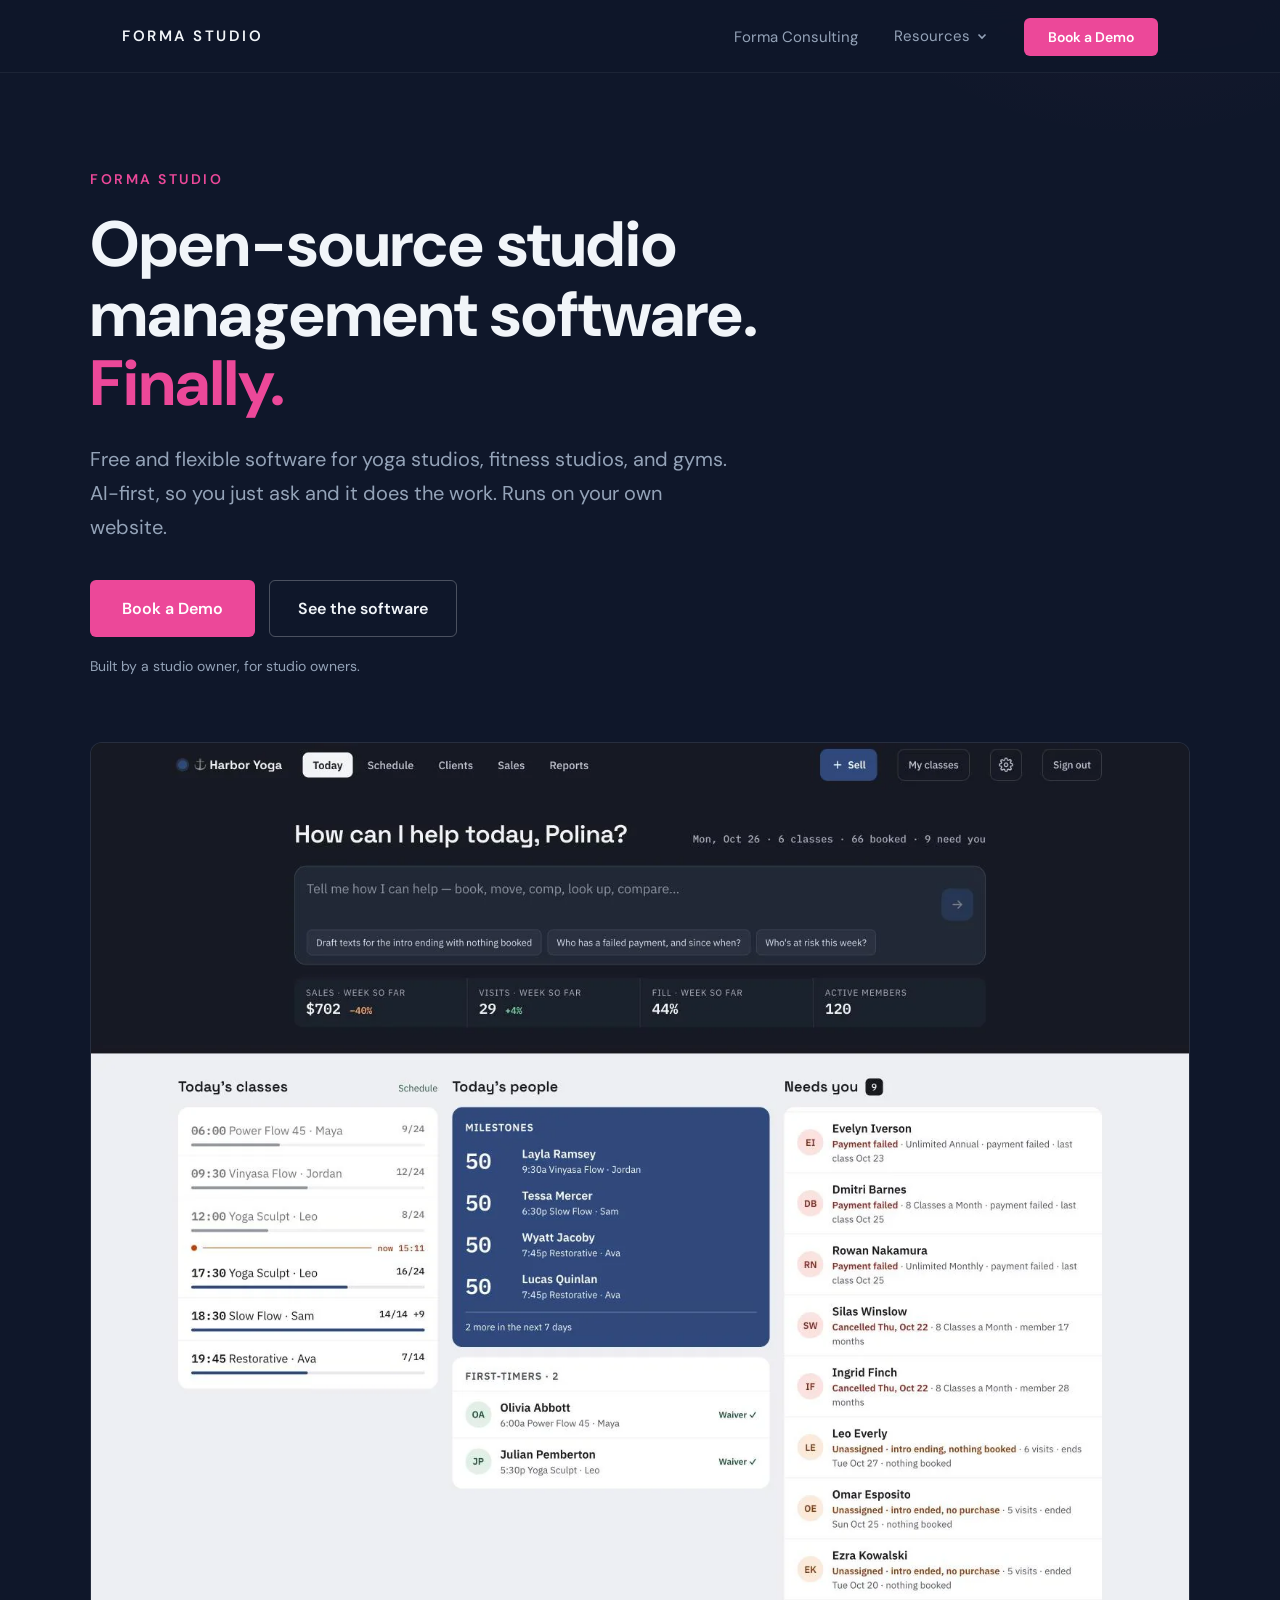
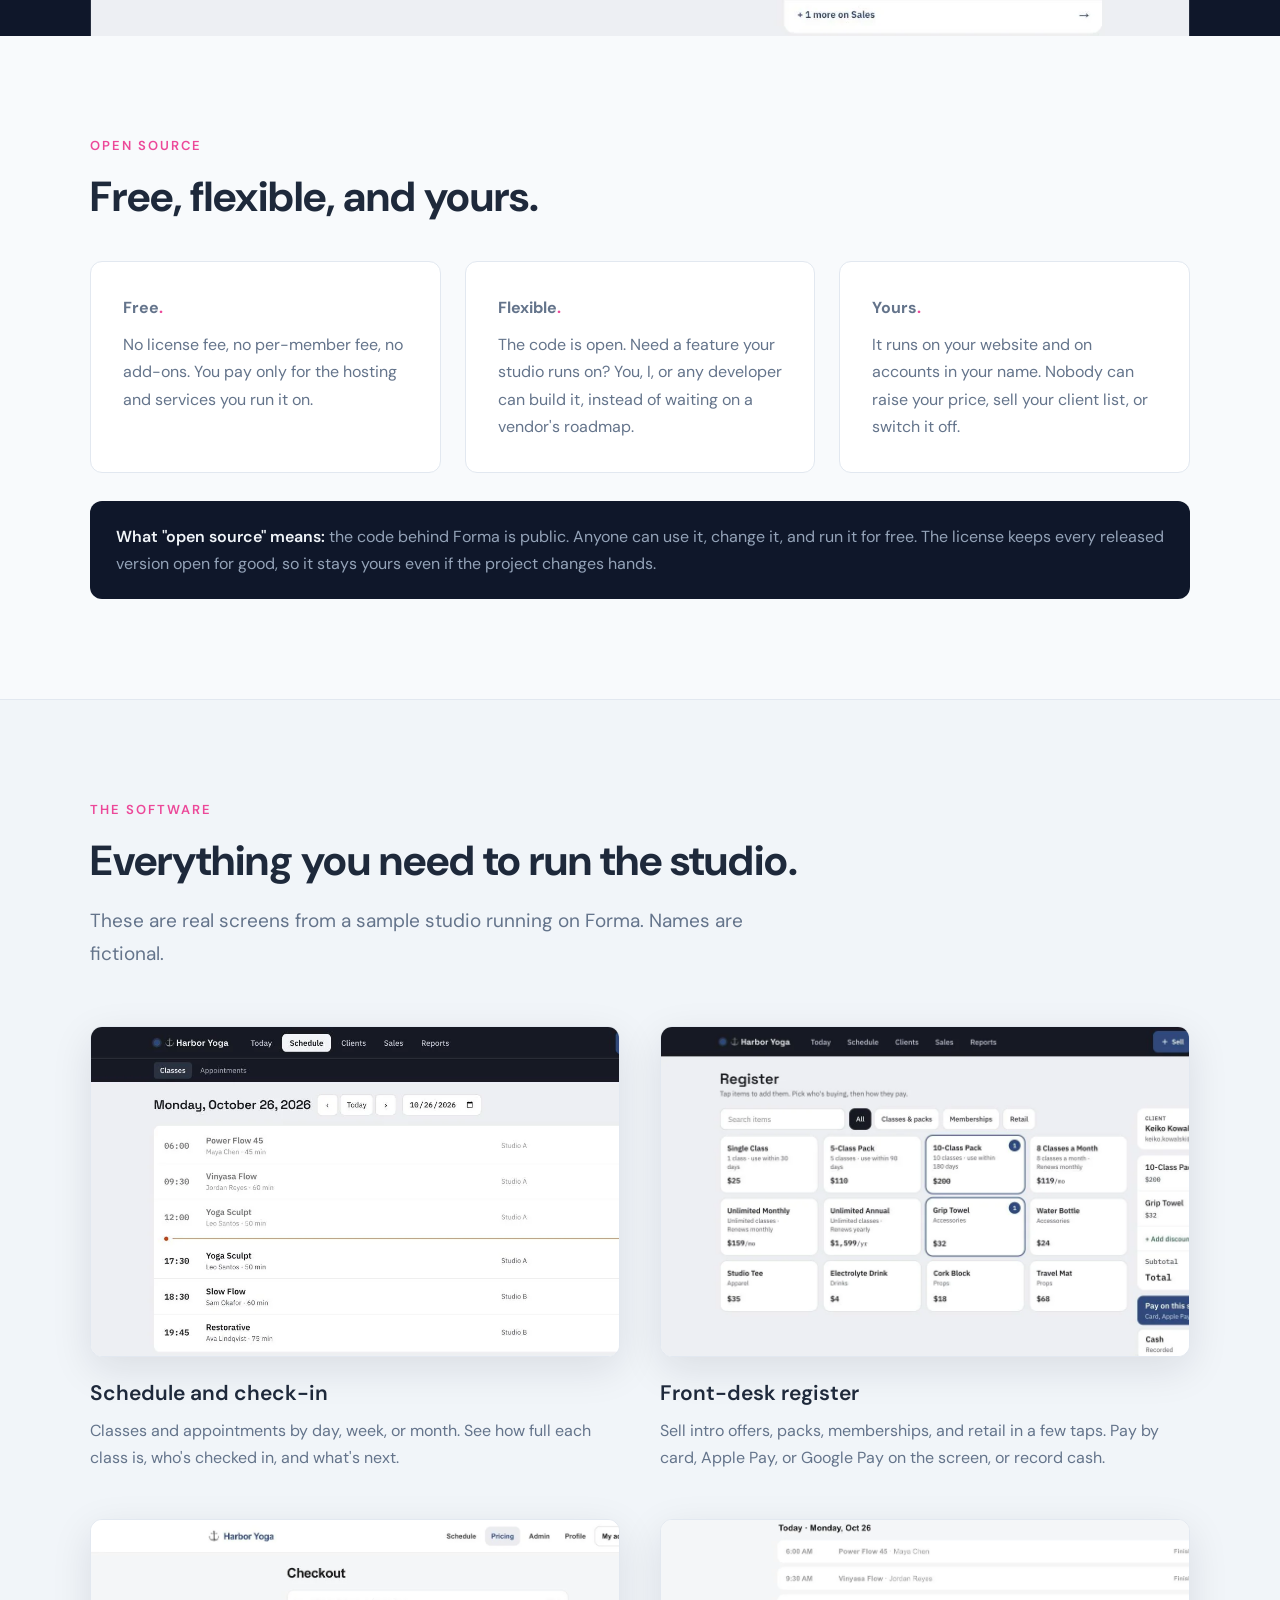
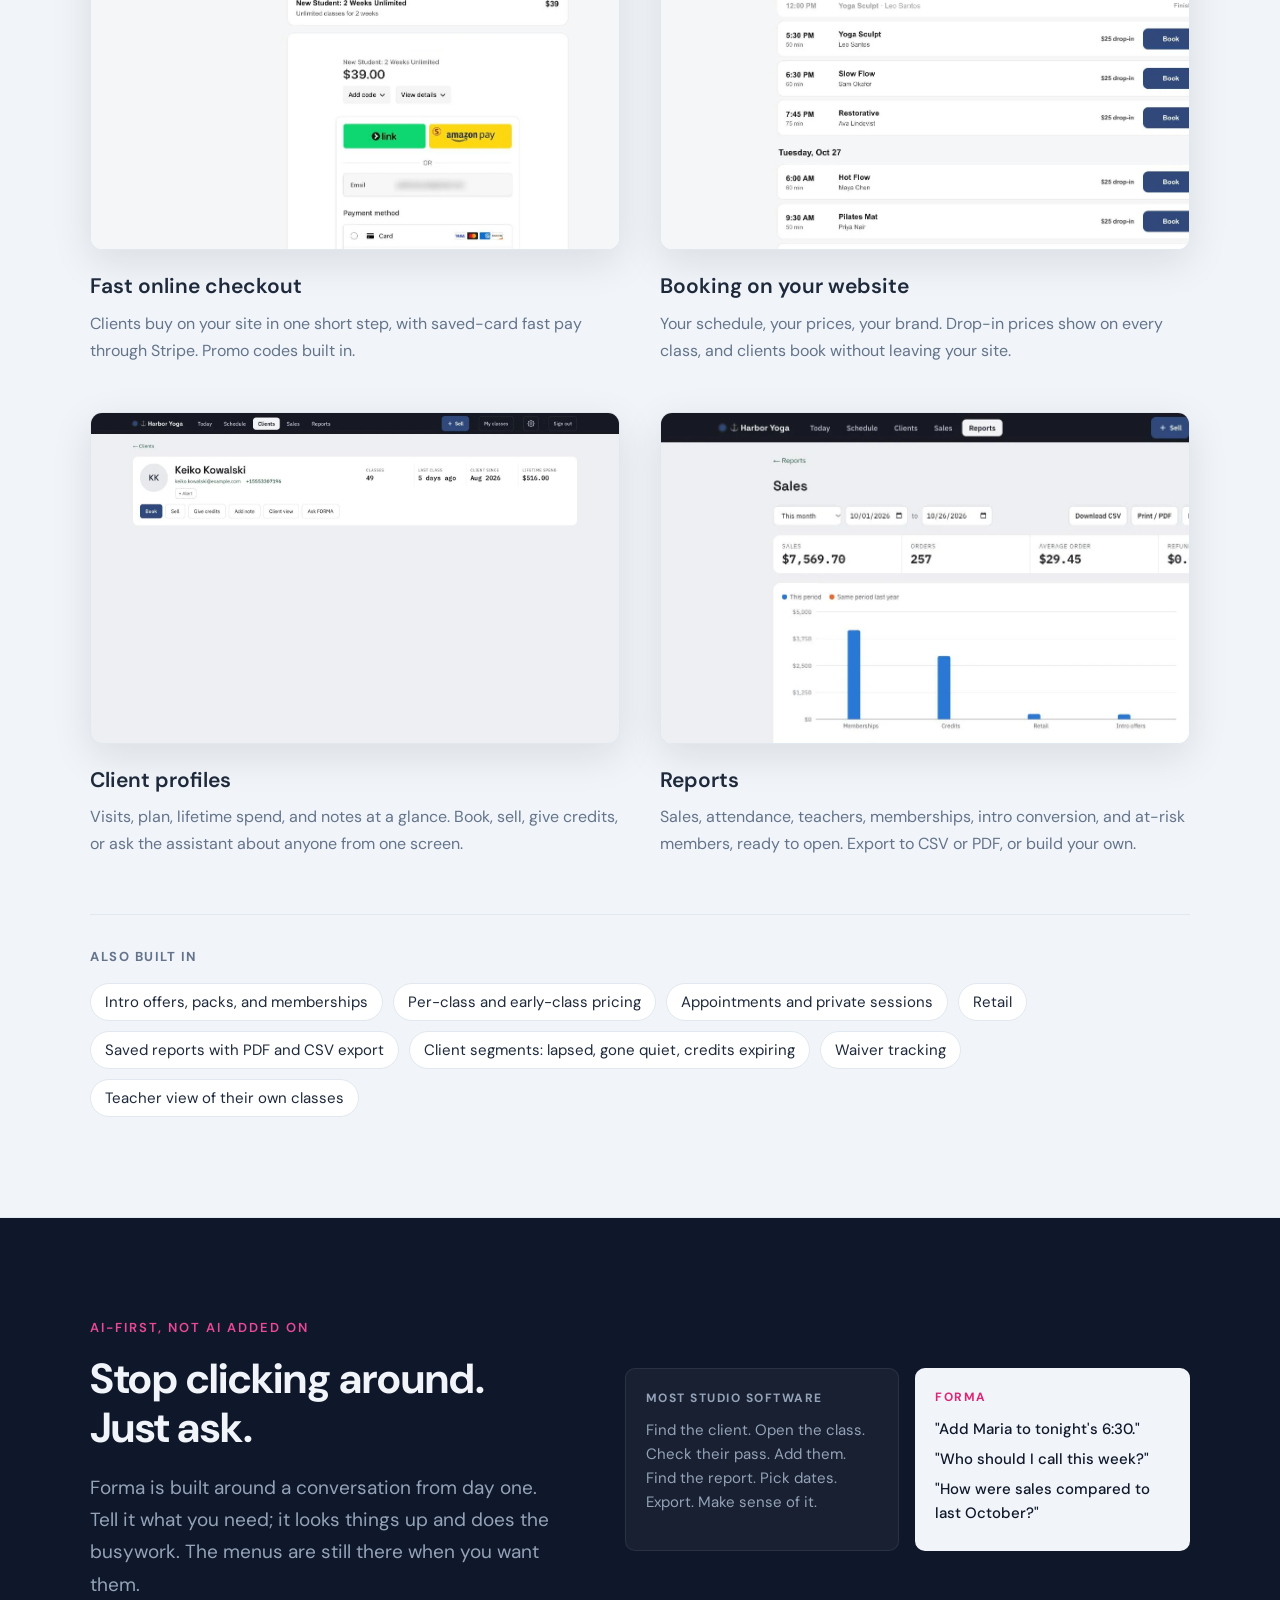
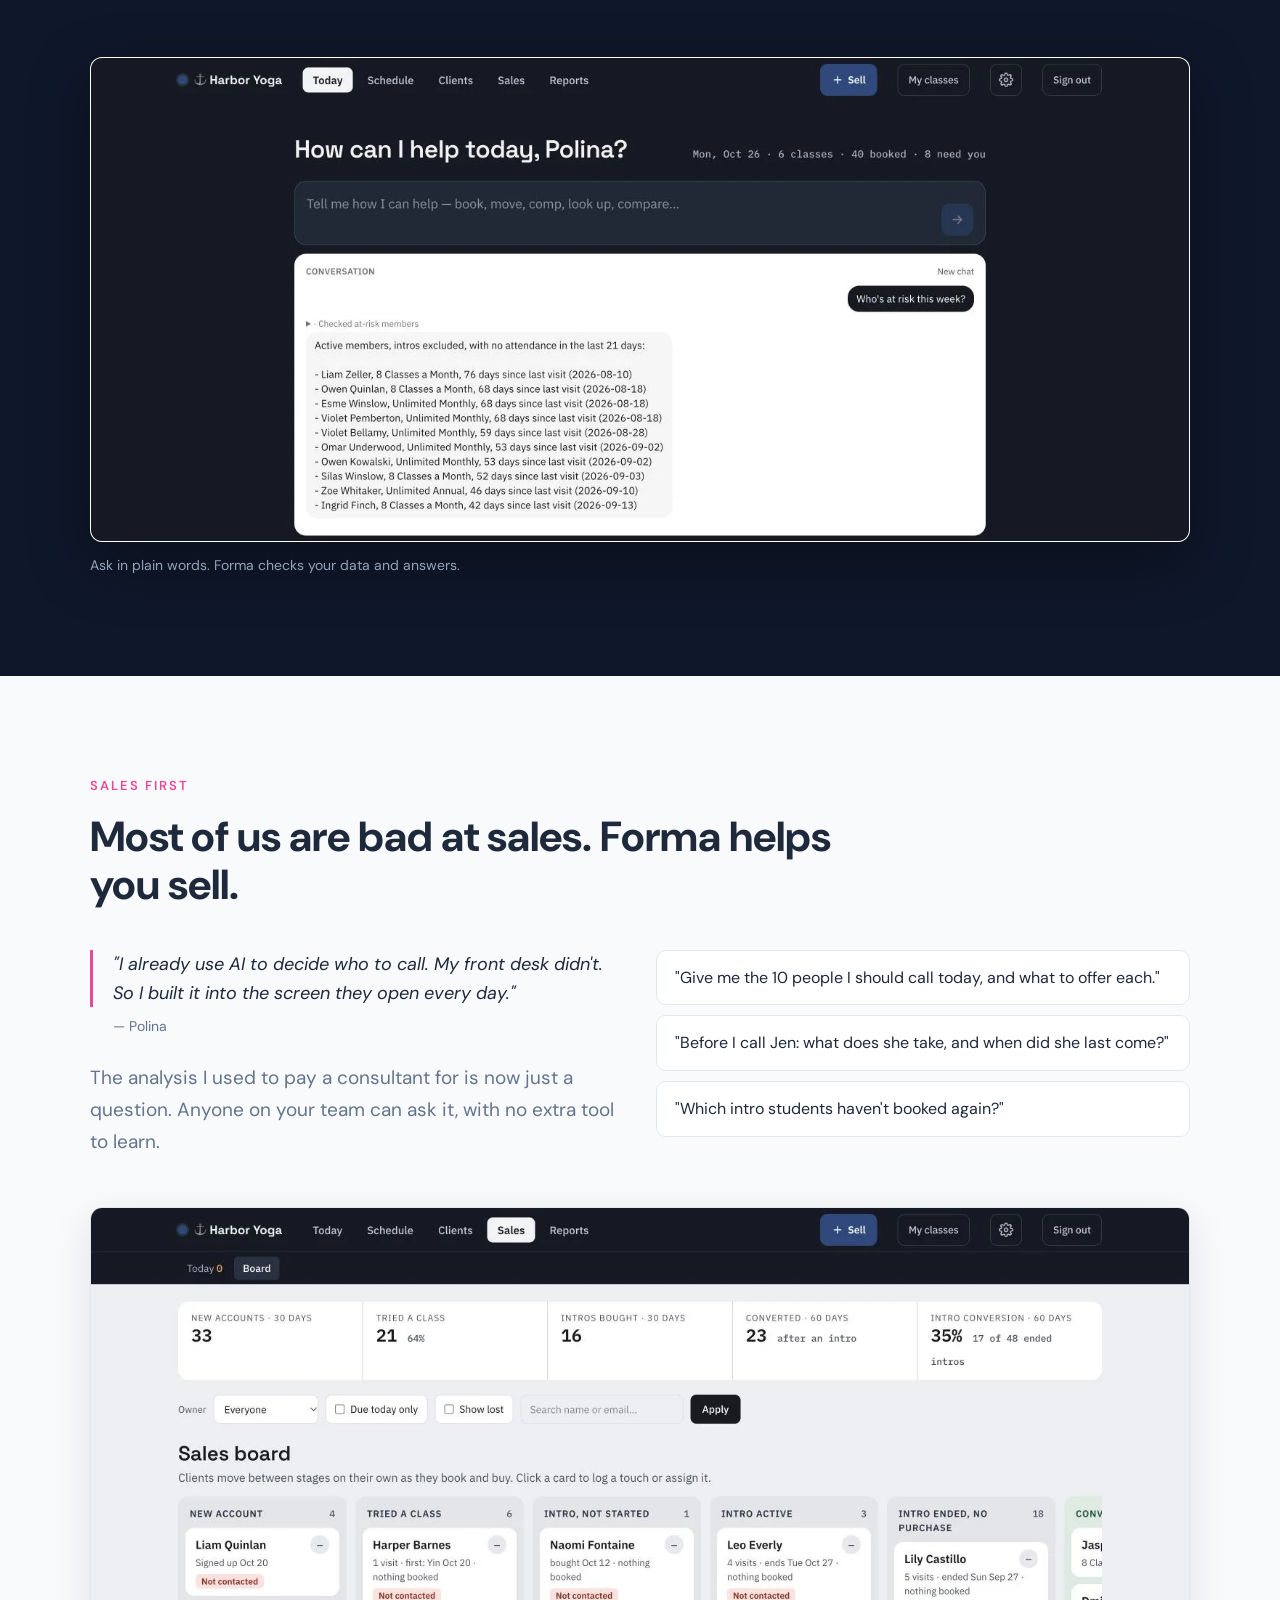
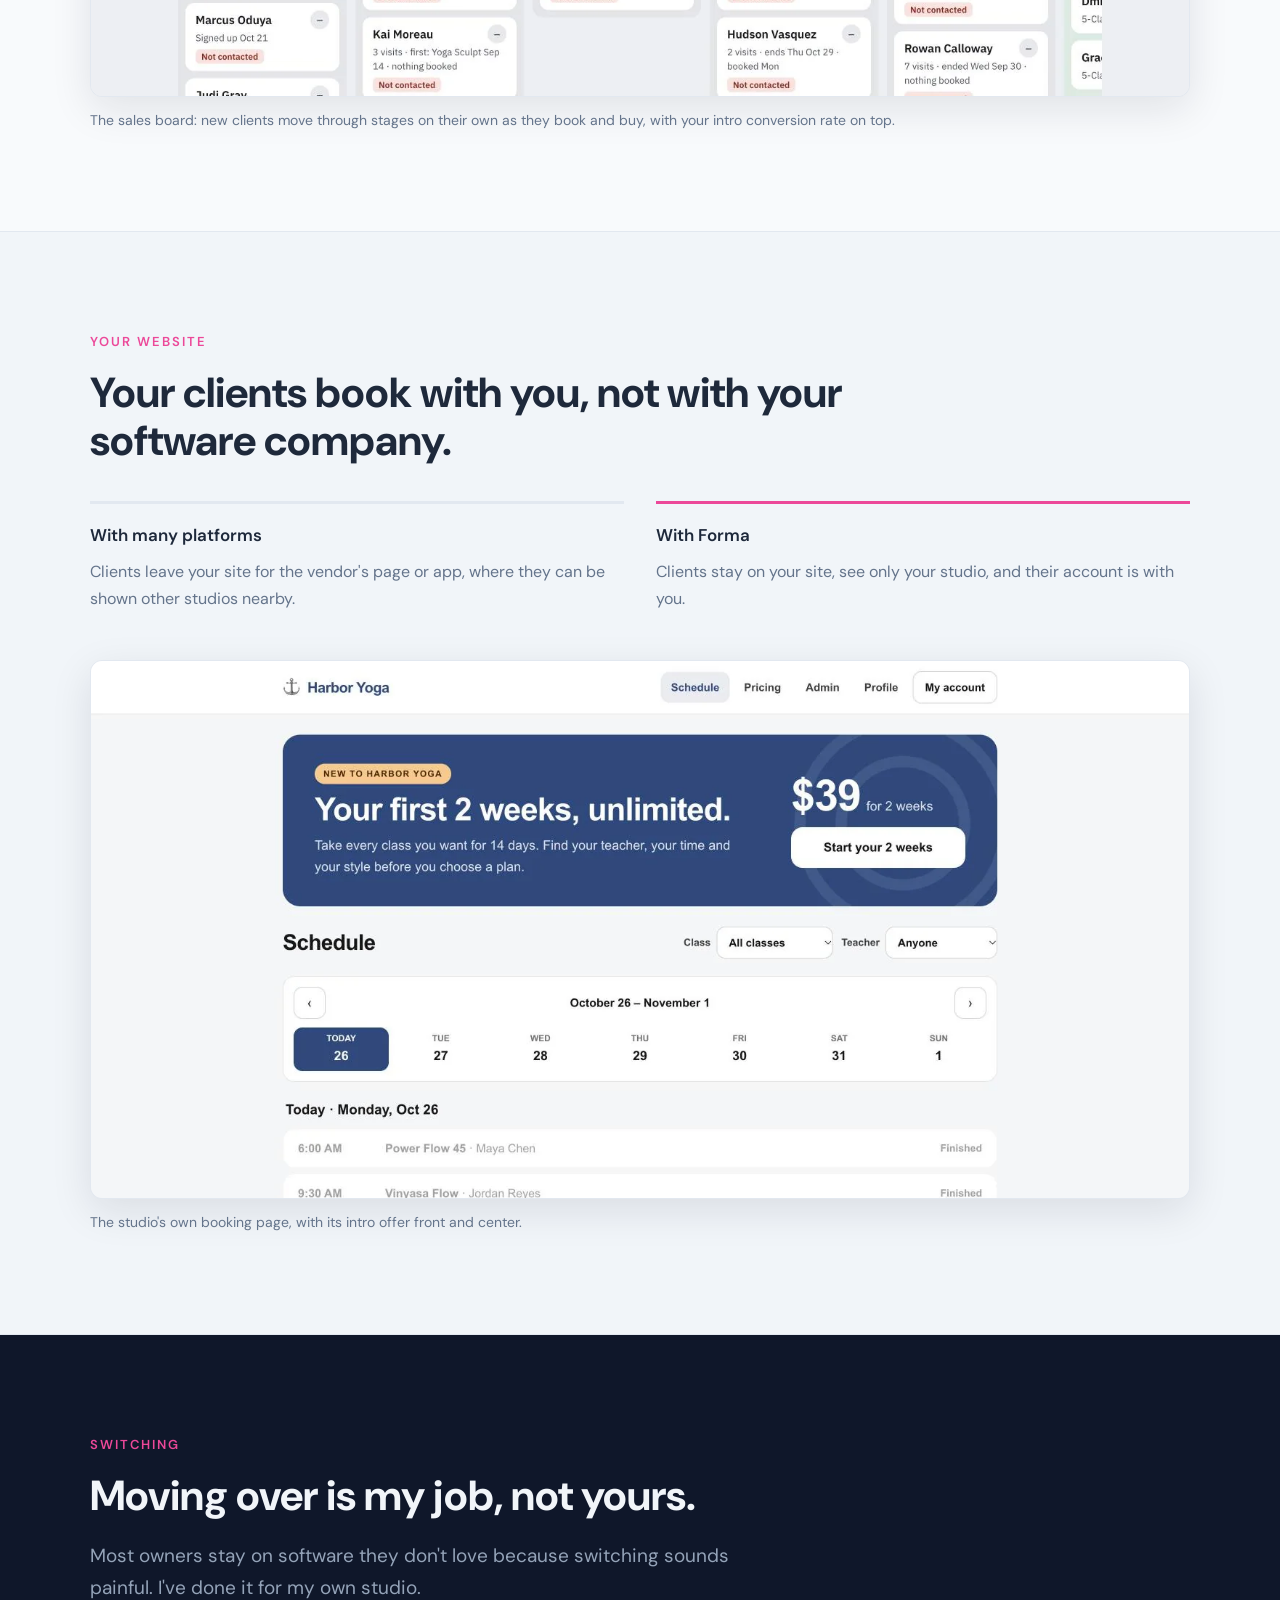
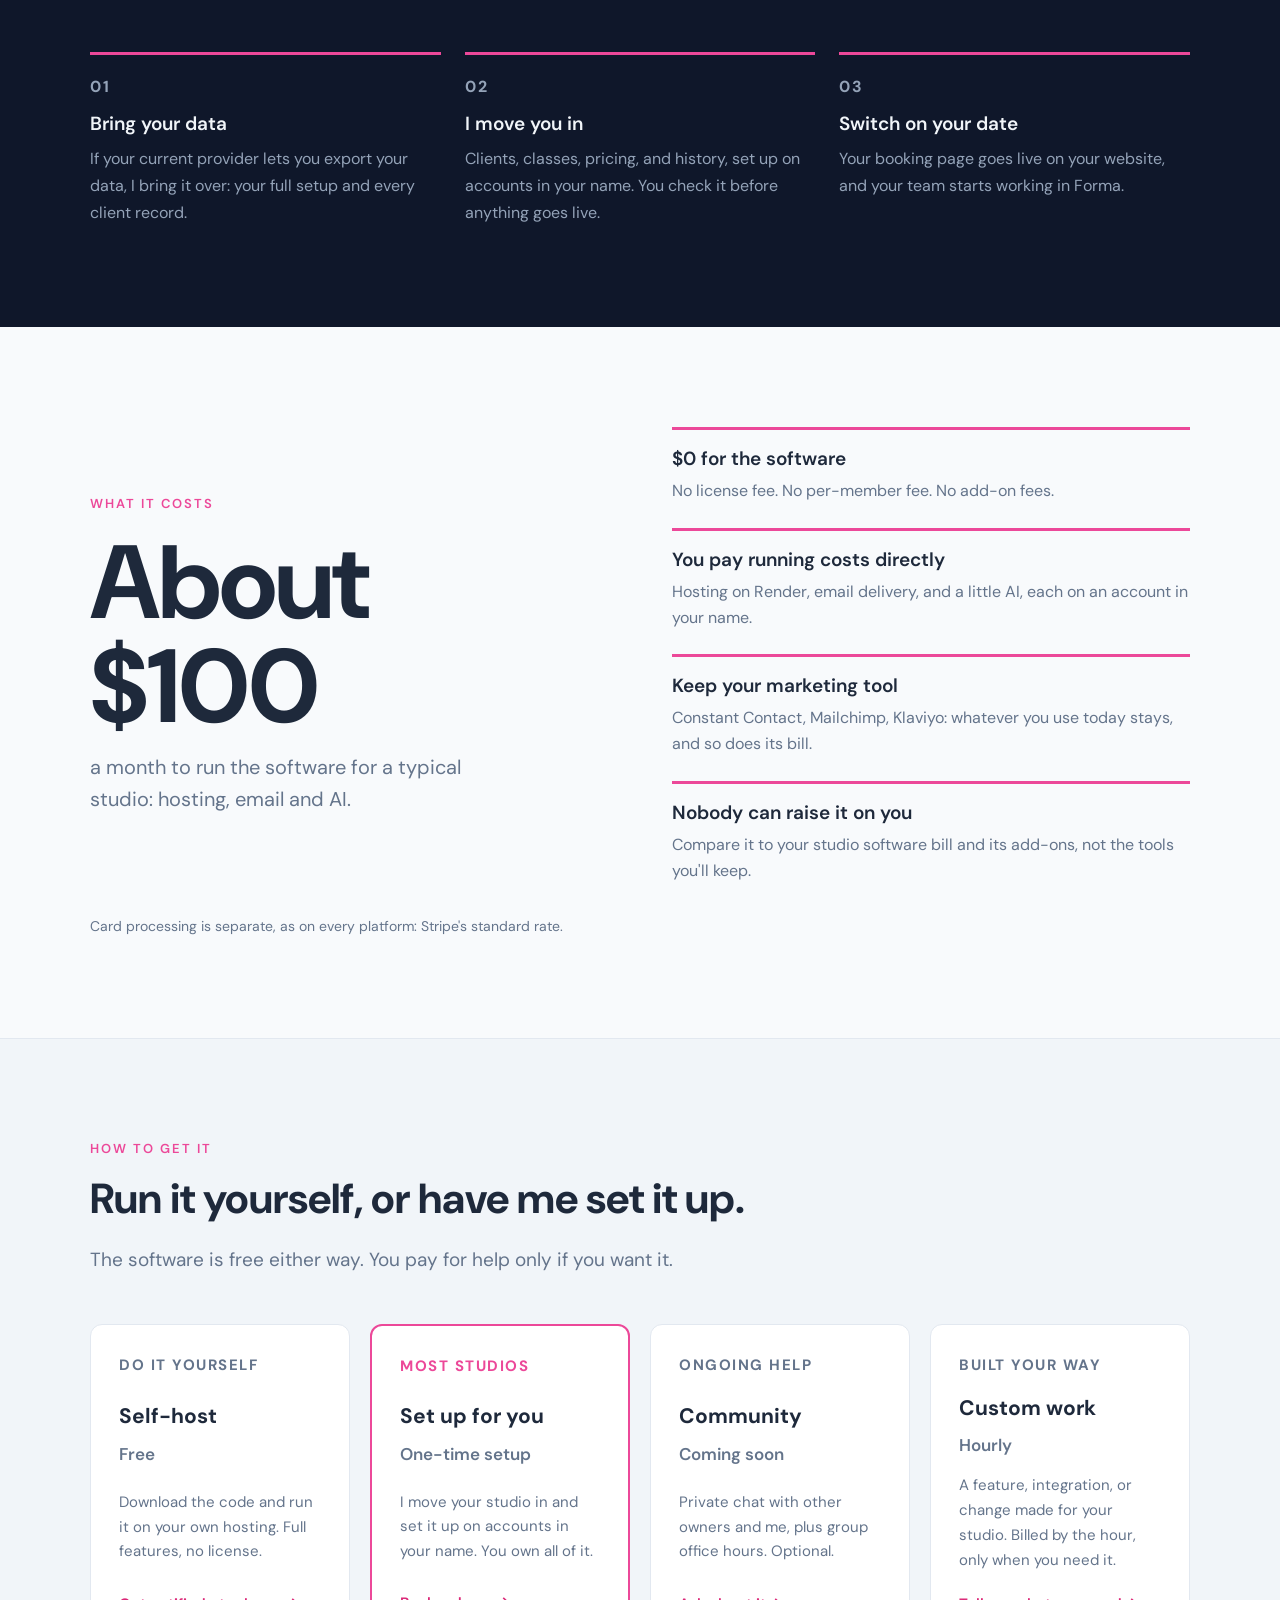
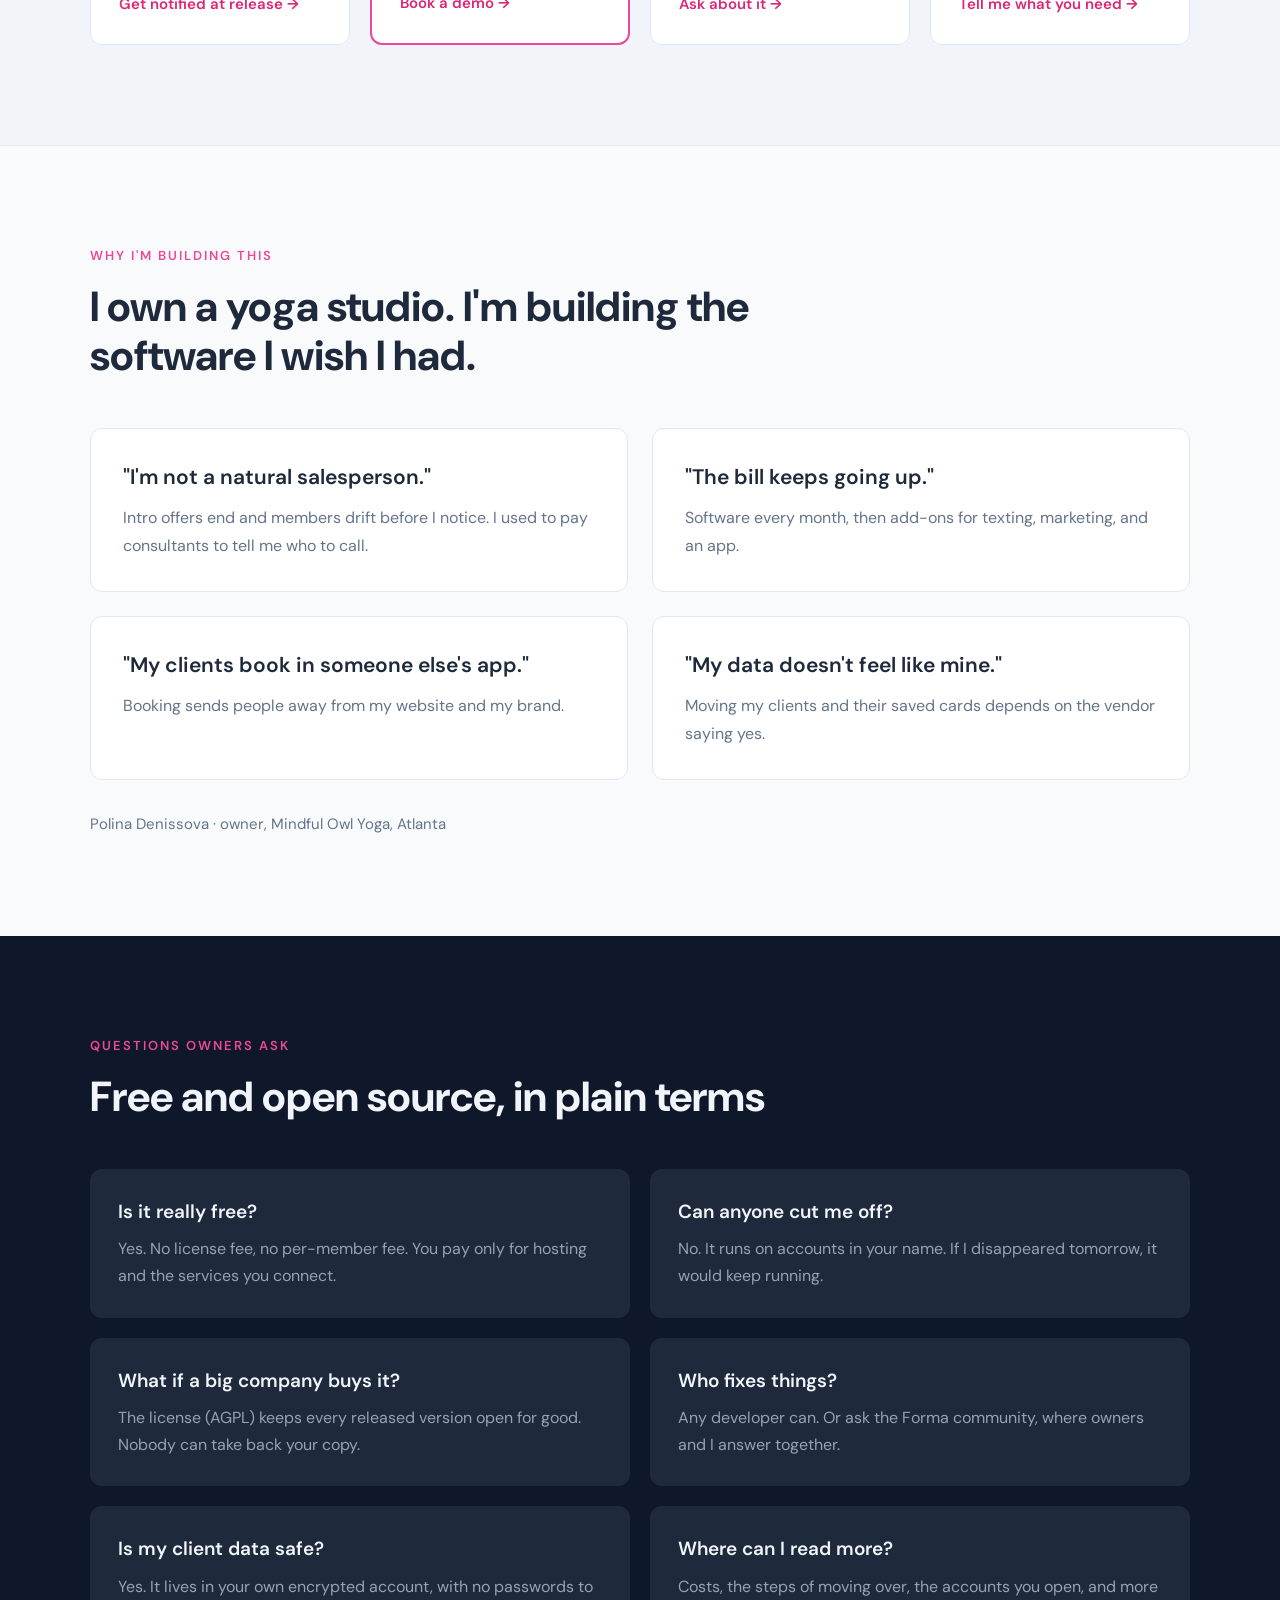
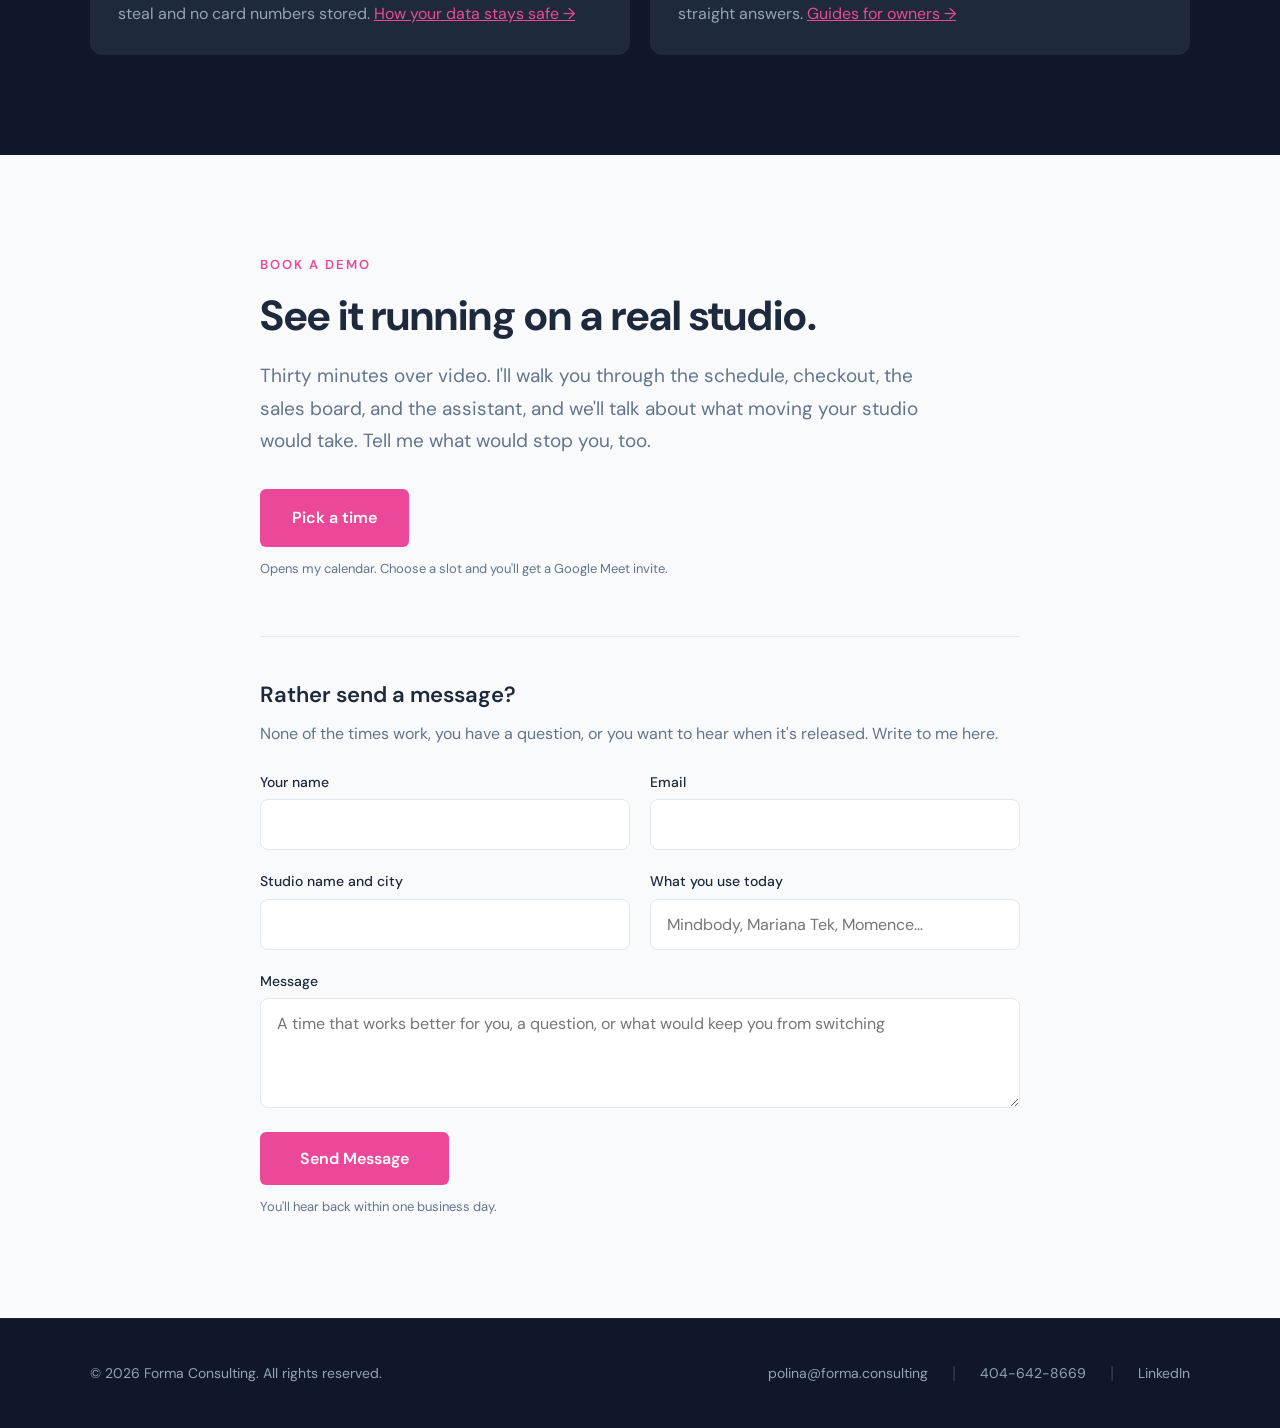
<file: studio.html>
<!DOCTYPE html>
<html lang="en">
<head>
  <meta charset="UTF-8">
  <meta name="viewport" content="width=device-width, initial-scale=1.0">
  <title>Forma Studio — Open-Source Studio Management Software. Finally.</title>
  <meta name="description" content="Free, flexible, open-source studio management software for yoga and fitness studios. AI-first, built for selling, and running on your own website. Built by a studio owner.">
  <meta property="og:title" content="Forma Studio — Open-source studio management software. Finally.">
  <meta property="og:description" content="Free, flexible, open-source studio management software for yoga and fitness studios. AI-first, built for selling, and running on your own website.">
  <meta property="og:type" content="website">
  <meta property="og:url" content="https://forma.consulting/studio">
  <meta property="og:image" content="https://forma.consulting/img/studio/admin-today.webp">
  <link rel="icon" href="/favicon.svg" type="image/svg+xml">
  <link rel="icon" href="/favicon-32.png" sizes="32x32" type="image/png">
  <link rel="apple-touch-icon" href="/apple-touch-icon.png">
  <link rel="preconnect" href="https://fonts.googleapis.com">
  <link rel="preconnect" href="https://fonts.gstatic.com" crossorigin>
  <link href="https://fonts.googleapis.com/css2?family=DM+Sans:ital,opsz,wght@0,9..40,300;0,9..40,400;0,9..40,500;0,9..40,600;0,9..40,700;1,9..40,400&display=swap" rel="stylesheet">
  <style>
    *, *::before, *::after { margin: 0; padding: 0; box-sizing: border-box; }

    :root {
      --dark: #0F172A;
      --dark-mid: #1E293B;
      --light: #F8FAFC;
      --light-mid: #E2E8F0;
      --text-on-dark: #F1F5F9;
      --text-on-light: #1E293B;
      --text-muted-dark: #94A3B8;
      --text-muted-light: #64748B;
      --accent: #EC4899;
      --accent-hover: #DB2777;
      --max-width: 1100px;
      --section-padding: 100px;
    }

    html { scroll-behavior: smooth; }

    body {
      font-family: 'DM Sans', -apple-system, BlinkMacSystemFont, sans-serif;
      font-size: 18px;
      line-height: 1.6;
      color: var(--text-on-light);
      background: var(--light);
      -webkit-font-smoothing: antialiased;
    }

    img { max-width: 100%; height: auto; display: block; }

    /* NAV (same as homepage) */
    nav {
      position: fixed; top: 0; left: 0; right: 0; z-index: 100;
      background: rgba(15, 23, 42, 0.95);
      backdrop-filter: blur(12px);
      border-bottom: 1px solid rgba(255,255,255,0.06);
    }
    .nav-inner {
      max-width: var(--max-width); margin: 0 auto; padding: 0 32px; height: 72px;
      display: flex; align-items: center; justify-content: space-between;
    }
    .nav-logo {
      font-size: 15px; font-weight: 600; letter-spacing: 2.5px;
      color: var(--text-on-dark); text-transform: uppercase; text-decoration: none;
    }
    .nav-links { display: flex; align-items: center; gap: 36px; list-style: none; }
    .nav-links a { color: var(--text-muted-dark); text-decoration: none; font-size: 15px; transition: color 0.2s; }
    .nav-links a:hover, .nav-links a[aria-current="page"] { color: var(--text-on-dark); }
    .nav-cta {
      background: var(--accent) !important; color: white !important;
      padding: 10px 24px; border-radius: 6px; font-weight: 600 !important; font-size: 14px !important;
      transition: background 0.2s;
    }
    .nav-cta:hover { background: var(--accent-hover) !important; }
    .nav-toggle { display: none; background: none; border: none; cursor: pointer; padding: 8px; }
    .nav-toggle span { display: block; width: 24px; height: 2px; background: var(--text-on-dark); margin: 6px 0; }

    /* SHARED */
    .section { padding: var(--section-padding) 32px; }
    .inner { max-width: var(--max-width); margin: 0 auto; }
    .section-label {
      font-size: 13px; font-weight: 600; letter-spacing: 2px; text-transform: uppercase;
      color: var(--accent); margin-bottom: 16px;
    }
    .section-title {
      font-size: clamp(32px, 4vw, 42px); font-weight: 700; line-height: 1.15;
      color: var(--text-on-light); margin-bottom: 20px; max-width: 760px;
    }
    .section-lede { font-size: 19px; color: var(--text-muted-light); max-width: 680px; line-height: 1.7; }
    .dark { background: var(--dark); }
    .dark .section-title { color: var(--text-on-dark); }
    .dark .section-lede { color: var(--text-muted-dark); }
    .tint { background: #F1F5F9; border-top: 1px solid var(--light-mid); border-bottom: 1px solid var(--light-mid); }

    .btn-primary {
      display: inline-block; background: var(--accent); color: white;
      padding: 16px 32px; border-radius: 6px; font-weight: 600; font-size: 16px;
      text-decoration: none; transition: background 0.2s, transform 0.1s;
    }
    .btn-primary:hover { background: var(--accent-hover); transform: translateY(-1px); }
    .btn-ghost {
      display: inline-block; color: var(--text-on-dark); border: 1px solid rgba(255,255,255,0.25);
      padding: 15px 28px; border-radius: 6px; font-weight: 600; font-size: 16px; text-decoration: none;
      transition: border-color 0.2s;
    }
    .btn-ghost:hover { border-color: var(--text-on-dark); }

    .shot {
      border-radius: 12px; border: 1px solid var(--light-mid);
      box-shadow: 0 12px 40px rgba(15, 23, 42, 0.10); background: white;
    }
    .dark .shot { border-color: rgba(255,255,255,0.10); box-shadow: 0 20px 60px rgba(0,0,0,0.35); }
    .caption { font-size: 14px; color: var(--text-muted-light); margin-top: 12px; }
    .dark .caption { color: var(--text-muted-dark); }

    /* HERO */
    .hero { background: var(--dark); padding: 168px 32px 0; position: relative; overflow: hidden; }
    .hero::before {
      content: ''; position: absolute; top: -40%; right: -20%; width: 800px; height: 800px;
      background: radial-gradient(circle, rgba(236,72,153,0.08) 0%, transparent 70%); pointer-events: none;
    }
    .hero .inner { position: relative; z-index: 1; }
    .eyebrow { font-size: 14px; font-weight: 600; letter-spacing: 2.5px; text-transform: uppercase; color: var(--accent); margin-bottom: 20px; }
    .hero h1 {
      font-size: clamp(40px, 5.5vw, 64px); font-weight: 700; line-height: 1.08;
      color: var(--text-on-dark); max-width: 760px; margin-bottom: 24px;
    }
    .hero p.sub { font-size: 20px; color: var(--text-muted-dark); max-width: 640px; margin-bottom: 36px; line-height: 1.7; }
    .hero-ctas { display: flex; flex-wrap: wrap; gap: 14px; align-items: center; }
    .hero-micro { margin-top: 18px; font-size: 14px; color: var(--text-muted-dark); }
    .hero-shot { margin-top: 64px; position: relative; z-index: 1; }
    .hero-shot img { border-radius: 12px 12px 0 0; border: 1px solid rgba(255,255,255,0.10); border-bottom: none; }

    /* PILLARS */
    .pillars { display: grid; grid-template-columns: repeat(3, 1fr); gap: 24px; }
    .pillar { background: white; border: 1px solid var(--light-mid); border-radius: 12px; padding: 32px; }
    .pillar-word { font-size: 30px; font-weight: 700; margin-bottom: 10px; }
    .pillar-word span { color: var(--accent); }
    .pillar p { font-size: 16px; color: var(--text-muted-light); line-height: 1.7; }
    .os-note {
      margin-top: 28px; padding: 22px 26px; border-radius: 12px; background: var(--dark); color: var(--text-muted-dark);
      font-size: 16px; line-height: 1.7;
    }
    .os-note strong { color: var(--text-on-dark); font-weight: 600; }

    /* TOUR */
    .tour { display: grid; grid-template-columns: 1fr 1fr; gap: 48px 40px; margin-top: 56px; }
    .tour-item h3 { font-size: 21px; font-weight: 600; margin: 20px 0 6px; }
    .tour-item p { font-size: 16px; color: var(--text-muted-light); line-height: 1.7; }
    .tour-item .shot { aspect-ratio: 16 / 10; object-fit: cover; object-position: top left; width: 100%; }
    .also { margin-top: 56px; padding-top: 32px; border-top: 1px solid var(--light-mid); }
    .also h4 { font-size: 13px; font-weight: 700; letter-spacing: 1.5px; text-transform: uppercase; color: var(--text-muted-light); margin-bottom: 16px; }
    .also ul { list-style: none; display: flex; flex-wrap: wrap; gap: 10px; }
    .also li { font-size: 15px; background: white; border: 1px solid var(--light-mid); border-radius: 999px; padding: 6px 14px; }

    /* SPLIT */
    .split { display: grid; grid-template-columns: 5fr 6fr; gap: 64px; align-items: center; }
    .compare { display: grid; grid-template-columns: 1fr 1fr; gap: 16px; margin-top: 32px; }
    .compare div { border-radius: 10px; padding: 20px; font-size: 15px; line-height: 1.6; }
    .compare .old { background: rgba(255,255,255,0.04); color: var(--text-muted-dark); border: 1px solid rgba(255,255,255,0.08); }
    .compare .new { background: var(--text-on-dark); color: var(--dark); }
    .compare h4 { font-size: 12px; letter-spacing: 1.5px; text-transform: uppercase; margin-bottom: 10px; }
    .compare .new h4 { color: var(--accent-hover); }
    .compare .new p { font-weight: 500; margin-bottom: 6px; }
    .asks { list-style: none; display: flex; flex-direction: column; gap: 10px; }
    .asks li { background: white; border: 1px solid var(--light-mid); border-radius: 10px; padding: 14px 18px; font-size: 16px; }
    .pullquote { padding-left: 20px; border-left: 3px solid var(--accent); font-size: 18px; font-style: italic; line-height: 1.6; }
    .pullquote-src { margin-top: 8px; padding-left: 23px; font-size: 14px; color: var(--text-muted-light); }
    .pair { display: grid; grid-template-columns: 1fr 1fr; gap: 32px; margin-top: 48px; align-items: start; }
    .vs { display: grid; grid-template-columns: 1fr 1fr; gap: 32px; margin-top: 36px; }
    .vs div { border-top: 3px solid var(--light-mid); padding-top: 18px; }
    .vs div.us { border-top-color: var(--accent); }
    .vs h4 { font-size: 17px; font-weight: 600; margin-bottom: 8px; }
    .vs p { font-size: 16px; color: var(--text-muted-light); line-height: 1.7; }

    /* SWITCH */
    .steps { display: grid; grid-template-columns: repeat(3, 1fr); gap: 24px; margin-top: 48px; }
    .step { border-top: 3px solid var(--accent); padding-top: 18px; }
    .step-num { font-size: 13px; font-weight: 700; letter-spacing: 2px; color: var(--accent); margin-bottom: 8px; }
    .step h3 { font-size: 19px; font-weight: 600; color: var(--text-on-dark); margin-bottom: 6px; }
    .step p { font-size: 16px; color: var(--text-muted-dark); line-height: 1.7; }

    /* COST */
    .cost { display: grid; grid-template-columns: 1fr 1fr; gap: 64px; align-items: center; }
    .big-num { font-size: clamp(64px, 9vw, 104px); font-weight: 700; line-height: 1; letter-spacing: -2px; }
    .big-sub { font-size: 20px; color: var(--text-muted-light); margin-top: 12px; max-width: 420px; }
    .cost-list { display: flex; flex-direction: column; gap: 24px; }
    .cost-list div { border-top: 3px solid var(--accent); padding-top: 14px; }
    .cost-list h4 { font-size: 19px; font-weight: 600; margin-bottom: 4px; }
    .cost-list p { font-size: 16px; color: var(--text-muted-light); }
    .fine { margin-top: 32px; font-size: 14px; color: var(--text-muted-light); }

    /* PATHS */
    .paths { display: grid; grid-template-columns: repeat(4, 1fr); gap: 20px; margin-top: 48px; }
    .path { background: white; border: 1px solid var(--light-mid); border-radius: 12px; padding: 28px; display: flex; flex-direction: column; }
    .path.featured { border: 2px solid var(--accent); }
    .path-tag { font-size: 12px; font-weight: 700; letter-spacing: 1.5px; text-transform: uppercase; color: var(--text-muted-light); margin-bottom: 14px; }
    .path.featured .path-tag { color: var(--accent); }
    .path h3 { font-size: 21px; font-weight: 700; margin-bottom: 6px; }
    .path .price { font-size: 17px; font-weight: 600; margin-bottom: 14px; }
    .path p { font-size: 15px; color: var(--text-muted-light); line-height: 1.65; flex-grow: 1; }
    .path a { margin-top: 20px; font-size: 15px; font-weight: 600; color: var(--accent-hover); text-decoration: none; }
    .path a:hover { text-decoration: underline; }

    /* STORY */
    .quote-grid { display: grid; grid-template-columns: 1fr 1fr; gap: 24px; margin-top: 48px; }
    .quote-card { background: white; border: 1px solid var(--light-mid); border-radius: 12px; padding: 32px; }
    .quote-card h3 { font-size: 21px; font-weight: 600; margin-bottom: 10px; }
    .quote-card p { font-size: 16px; color: var(--text-muted-light); line-height: 1.7; }
    .signoff { margin-top: 32px; font-size: 15px; color: var(--text-muted-light); }

    /* FAQ */
    .faq { display: grid; grid-template-columns: 1fr 1fr; gap: 20px; margin-top: 48px; }
    .faq div { background: var(--dark-mid); border-radius: 12px; padding: 28px; }
    .faq h3 { font-size: 19px; font-weight: 600; color: var(--text-on-dark); margin-bottom: 8px; }
    .faq p { font-size: 16px; color: var(--text-muted-dark); line-height: 1.7; }

    /* DEMO FORM */
    .demo-inner { max-width: 760px; margin: 0 auto; }
    .form-grid { display: grid; grid-template-columns: 1fr 1fr; gap: 20px; margin-top: 40px; }
    .form-group { display: flex; flex-direction: column; }
    .form-group.full-width { grid-column: 1 / -1; }
    .form-group label { font-size: 14px; font-weight: 500; margin-bottom: 6px; }
    .form-group input, .form-group textarea {
      padding: 14px 16px; border: 1px solid var(--light-mid); border-radius: 8px;
      font-family: inherit; font-size: 16px; color: var(--text-on-light); background: white; outline: none;
      transition: border-color 0.2s;
    }
    .form-group input:focus, .form-group textarea:focus { border-color: var(--accent); }
    .form-group textarea { resize: vertical; min-height: 110px; }
    .form-submit { margin-top: 24px; }
    .form-submit button {
      background: var(--accent); color: white; padding: 16px 40px; border: none; border-radius: 6px;
      font-family: inherit; font-weight: 600; font-size: 16px; cursor: pointer; transition: background 0.2s;
    }
    .form-submit button:hover { background: var(--accent-hover); }
    .form-note { margin-top: 12px; font-size: 13px; color: var(--text-muted-light); }
    .hidden { display: none; }
    .demo-book { margin-top: 32px; }
    .contact-title { font-size: 22px; font-weight: 600; margin-top: 56px; padding-top: 40px; border-top: 1px solid var(--light-mid); scroll-margin-top: 96px; }
    .contact-lede { margin-top: 8px; font-size: 16px; color: var(--text-muted-light); line-height: 1.7; }
    .contact-title + .contact-lede + form .form-grid { margin-top: 24px; }

    /* FOOTER (same as homepage) */
    footer { padding: 40px 32px; background: var(--dark); border-top: 1px solid rgba(255,255,255,0.06); }
    .footer-inner {
      max-width: var(--max-width); margin: 0 auto; display: flex; justify-content: space-between;
      align-items: center; flex-wrap: wrap; gap: 16px;
    }
    .footer-left { font-size: 14px; color: var(--text-muted-dark); }
    .footer-right { display: flex; gap: 24px; align-items: center; }
    .footer-right a { font-size: 14px; color: var(--text-muted-dark); text-decoration: none; }
    .footer-right a:hover { color: var(--text-on-dark); }
    .footer-divider { color: rgba(255,255,255,0.15); }

    /* RESPONSIVE */
    @media (max-width: 960px) {
      .paths { grid-template-columns: 1fr 1fr; }
      .split, .cost { grid-template-columns: 1fr; gap: 40px; }
      .pillars, .steps { grid-template-columns: 1fr; }
    }
    @media (max-width: 720px) {
      :root { --section-padding: 72px; }
      .nav-links { display: none; }
      .nav-toggle { display: block; }
      .nav-links.active {
        display: flex; flex-direction: column; position: absolute; top: 72px; left: 0; right: 0;
        background: var(--dark); padding: 24px 32px; border-bottom: 1px solid rgba(255,255,255,0.06); gap: 20px;
      }
      .hero { padding: 136px 24px 0; }
      .section { padding-left: 24px; padding-right: 24px; }
      .tour, .quote-grid, .pair, .vs, .compare, .faq, .form-grid, .paths { grid-template-columns: 1fr; }
      .footer-inner { flex-direction: column; text-align: center; }
    }

    /* NAV v2: services dropdown */
    .nav-links a, .menu-btn { white-space: nowrap; }
    .has-menu { position: relative; }
    .menu-btn { background: none; border: 0; color: var(--text-muted-dark); font: inherit; font-size: 15px; cursor: pointer; display: inline-flex; align-items: center; gap: 6px; padding: 8px 0; }
    .menu-btn:hover, .has-menu:focus-within .menu-btn, .menu-btn[aria-current="true"] { color: var(--text-on-dark); }
    .menu-btn svg { width: 12px; height: 12px; }
    .submenu { display: none; position: absolute; top: 100%; left: -16px; padding-top: 14px; }
    .has-menu:hover .submenu, .has-menu:focus-within .submenu { display: block; }
    .submenu ul { list-style: none; background: var(--dark-mid); border: 1px solid rgba(255,255,255,0.08); border-radius: 10px; padding: 8px; min-width: 280px; box-shadow: 0 16px 40px rgba(0,0,0,0.35); }
    .submenu a { display: block; padding: 10px 12px; border-radius: 6px; color: var(--text-on-dark) !important; font-size: 15px; }
    .submenu a small { display: block; color: var(--text-muted-dark); font-size: 13px; margin-top: 2px; }
    .submenu a:hover { background: rgba(255,255,255,0.06); }
    @media (max-width: 720px) {
      .nav-links.active .submenu { display: block; position: static; padding: 4px 0 0; }
      .nav-links.active .submenu ul { background: none; border: 0; box-shadow: none; padding: 0 0 0 12px; min-width: 0; }
    }
    @media (max-width: 720px) { .nav-links.active { align-items: flex-start; } }
    .case-card li:only-child { padding-left: 0; } .case-card li:only-child::before { display: none; }
  </style>
</head>
<body>

  <!-- NAV -->
  <nav>
    <div class="nav-inner">
      <a href="/studio" class="nav-logo">Forma Studio</a>
      <button class="nav-toggle" aria-label="Menu" onclick="document.querySelector('.nav-links').classList.toggle('active')">
        <span></span><span></span><span></span>
      </button>
      <ul class="nav-links">
        <li><a href="/">Forma Consulting</a></li>
        <li class="has-menu">
          <button class="menu-btn" aria-haspopup="true">Resources <svg viewBox="0 0 12 12" fill="none" stroke="currentColor" stroke-width="1.6" aria-hidden="true"><path d="M2.5 4.5 6 8l3.5-3.5"/></svg></button>
          <div class="submenu">
            <ul>
              <li><a href="/studio/videos">Video walkthroughs<small>One-minute videos of everyday tasks</small></a></li>
              <li><a href="/studio/how-it-runs">How it runs and what it costs<small>Where it lives and the monthly costs</small></a></li>
              <li><a href="/studio/moving">Moving to Forma<small>The steps from first call to switch day</small></a></li>
              <li><a href="/studio/accounts">Accounts to open<small>The accounts Forma runs on, in your name</small></a></li>
              <li><a href="/studio/questions">Questions owners ask<small>Straight answers</small></a></li>
              <li><a href="/studio/security">Security<small>How your studio's data stays safe</small></a></li>
              <li><a href="/studio/resources">All resources<small>Every guide in one place</small></a></li>
            </ul>
          </div>
        </li>
        <li><a href="https://calendar.app.google/4B3roxv2gDkjjVwS9" class="nav-cta" target="_blank" rel="noopener">Book a Demo</a></li>
      </ul>
    </div>
  </nav>

  <!-- 1. HERO -->
  <section class="hero">
    <div class="inner">
      <p class="eyebrow">Forma Studio</p>
      <h1>Open-source studio management software. <span style="color:var(--accent)">Finally.</span></h1>
      <p class="sub">Free and flexible software for yoga studios, fitness studios, and gyms. AI-first, so you just ask and it does the work. Runs on your own website.</p>
      <div class="hero-ctas">
        <a href="https://calendar.app.google/4B3roxv2gDkjjVwS9" class="btn-primary" target="_blank" rel="noopener">Book a Demo</a>
        <a href="#tour" class="btn-ghost">See the software</a>
      </div>
      <p class="hero-micro">Built by a studio owner, for studio owners.</p>
    </div>
    <div class="inner hero-shot">
      <img src="/img/studio/admin-today.webp" width="1512" height="1230" alt="Forma's Today screen: an assistant box, this week's sales and visits, today's classes, client milestones, first-timers, and who needs a follow-up">
    </div>
  </section>

  <!-- 2. FREE, FLEXIBLE, YOURS -->
  <section class="section">
    <div class="inner">
      <p class="section-label">Open source</p>
      <h2 class="section-title">Free, flexible, and yours.</h2>
      <div class="pillars" style="margin-top:40px">
        <div class="pillar">
          <p class="pillar-word">Free<span>.</span></p>
          <p>No license fee, no per-member fee, no add-ons. You pay only for the hosting and services you run it on.</p>
        </div>
        <div class="pillar">
          <p class="pillar-word">Flexible<span>.</span></p>
          <p>The code is open. Need a feature your studio runs on? You, I, or any developer can build it, instead of waiting on a vendor's roadmap.</p>
        </div>
        <div class="pillar">
          <p class="pillar-word">Yours<span>.</span></p>
          <p>It runs on your website and on accounts in your name. Nobody can raise your price, sell your client list, or switch it off.</p>
        </div>
      </div>
      <p class="os-note"><strong>What "open source" means:</strong> the code behind Forma is public. Anyone can use it, change it, and run it for free. The license keeps every released version open for good, so it stays yours even if the project changes hands.</p>
    </div>
  </section>

  <!-- 3. PRODUCT TOUR -->
  <section class="section tint" id="tour">
    <div class="inner">
      <p class="section-label">The software</p>
      <h2 class="section-title">Everything you need to run the studio.</h2>
      <p class="section-lede">These are real screens from a sample studio running on Forma. Names are fictional.</p>
      <div class="tour">
        <div class="tour-item">
          <img class="shot" src="/img/studio/admin-schedule.webp" width="1512" height="630" alt="Admin schedule for the day with each class's teacher, room, check-ins, and how full it is">
          <h3>Schedule and check-in</h3>
          <p>Classes and appointments by day, week, or month. See how full each class is, who's checked in, and what's next.</p>
        </div>
        <div class="tour-item">
          <img class="shot" src="/img/studio/admin-register.webp" width="1512" height="672" alt="Front-desk register with class packs, memberships, and retail items, and a cart for a client">
          <h3>Front-desk register</h3>
          <p>Sell intro offers, packs, memberships, and retail in a few taps. Pay by card, Apple Pay, or Google Pay on the screen, or record cash.</p>
        </div>
        <div class="tour-item">
          <img class="shot" src="/img/studio/portal-checkout.webp" width="1512" height="740" alt="Online checkout for a new-student offer with fast-pay buttons and card payment">
          <h3>Fast online checkout</h3>
          <p>Clients buy on your site in one short step, with saved-card fast pay through Stripe. Promo codes built in.</p>
        </div>
        <div class="tour-item">
          <img class="shot" src="/img/studio/portal-schedule.webp" width="1512" height="751" alt="Public class schedule showing drop-in prices and Book buttons">
          <h3>Booking on your website</h3>
          <p>Your schedule, your prices, your brand. Drop-in prices show on every class, and clients book without leaving your site.</p>
        </div>
        <div class="tour-item">
          <img class="shot" style="object-fit:contain;background:#EDEFF3" src="/img/studio/admin-client.webp" width="1512" height="330" alt="Client profile showing classes taken, last visit, client since, and lifetime spend, with Book, Sell, Give credits, and Add note buttons">
          <h3>Client profiles</h3>
          <p>Visits, plan, lifetime spend, and notes at a glance. Book, sell, give credits, or ask the assistant about anyone from one screen.</p>
        </div>
        <div class="tour-item">
          <img class="shot" src="/img/studio/admin-report-sales.webp" width="1512" height="675" alt="Sales report with totals, orders, average order, and a chart of sales by category">
          <h3>Reports</h3>
          <p>Sales, attendance, teachers, memberships, intro conversion, and at-risk members, ready to open. Export to CSV or PDF, or build your own.</p>
        </div>
      </div>
      <div class="also">
        <h4>Also built in</h4>
        <ul>
          <li>Intro offers, packs, and memberships</li>
          <li>Per-class and early-class pricing</li>
          <li>Appointments and private sessions</li>
          <li>Retail</li>
          <li>Saved reports with PDF and CSV export</li>
          <li>Client segments: lapsed, gone quiet, credits expiring</li>
          <li>Waiver tracking</li>
          <li>Teacher view of their own classes</li>
        </ul>
      </div>
    </div>
  </section>

  <!-- 4. JUST ASK -->
  <section class="section dark">
    <div class="inner split">
      <div>
        <p class="section-label">AI-first, not AI added on</p>
        <h2 class="section-title">Stop clicking around. Just ask.</h2>
        <p class="section-lede">Forma is built around a conversation from day one. Tell it what you need; it looks things up and does the busywork. The menus are still there when you want them.</p>
      </div>
      <div class="compare" style="margin-top:0">
        <div class="old">
          <h4>Most studio software</h4>
          Find the client. Open the class. Check their pass. Add them. Find the report. Pick dates. Export. Make sense of it.
        </div>
        <div class="new">
          <h4>Forma</h4>
          <p>"Add Maria to tonight's 6:30."</p>
          <p>"Who should I call this week?"</p>
          <p>"How were sales compared to last October?"</p>
        </div>
      </div>
    </div>
    <div class="inner" style="margin-top:56px">
      <img class="shot" src="/img/studio/admin-assistant.webp" width="1512" height="665" alt="The owner asks 'Who's at risk this week?' and Forma lists members who haven't been in for three weeks">
      <p class="caption">Ask in plain words. Forma checks your data and answers.</p>
    </div>
  </section>

  <!-- 5. SALES -->
  <section class="section">
    <div class="inner">
      <p class="section-label">Sales first</p>
      <h2 class="section-title">Most of us are bad at sales. Forma helps you sell.</h2>
      <div class="pair" style="margin-top:40px">
        <div>
          <p class="pullquote">"I already use AI to decide who to call. My front desk didn't. So I built it into the screen they open every day."</p>
          <p class="pullquote-src">— Polina</p>
          <p class="section-lede" style="margin-top:24px">The analysis I used to pay a consultant for is now just a question. Anyone on your team can ask it, with no extra tool to learn.</p>
        </div>
        <ul class="asks">
          <li>"Give me the 10 people I should call today, and what to offer each."</li>
          <li>"Before I call Jen: what does she take, and when did she last come?"</li>
          <li>"Which intro students haven't booked again?"</li>
        </ul>
      </div>
      <div style="margin-top:48px">
        <img class="shot" src="/img/studio/admin-sales-board.webp" width="1512" height="672" alt="Sales board with conversion stats and new clients sorted into stages">
        <p class="caption">The sales board: new clients move through stages on their own as they book and buy, with your intro conversion rate on top.</p>
      </div>
    </div>
  </section>

  <!-- 6. YOUR WEBSITE -->
  <section class="section tint">
    <div class="inner">
      <p class="section-label">Your website</p>
      <h2 class="section-title">Your clients book with you, not with your software company.</h2>
      <div class="vs">
        <div>
          <h4>With many platforms</h4>
          <p>Clients leave your site for the vendor's page or app, where they can be shown other studios nearby.</p>
        </div>
        <div class="us">
          <h4>With Forma</h4>
          <p>Clients stay on your site, see only your studio, and their account is with you.</p>
        </div>
      </div>
      <div style="margin-top:48px">
        <img class="shot" src="/img/studio/portal-offer.webp" width="1512" height="740" alt="A studio's own booking page with its intro offer and weekly schedule">
        <p class="caption">The studio's own booking page, with its intro offer front and center.</p>
      </div>
    </div>
  </section>

  <!-- 7. SWITCHING -->
  <section class="section dark">
    <div class="inner">
      <p class="section-label">Switching</p>
      <h2 class="section-title">Moving over is my job, not yours.</h2>
      <p class="section-lede">Most owners stay on software they don't love because switching sounds painful. I've done it for my own studio.</p>
      <div class="steps">
        <div class="step">
          <p class="step-num">01</p>
          <h3>Bring your data</h3>
          <p>If your current provider lets you export your data, I bring it over: your full setup and every client record.</p>
        </div>
        <div class="step">
          <p class="step-num">02</p>
          <h3>I move you in</h3>
          <p>Clients, classes, pricing, and history, set up on accounts in your name. You check it before anything goes live.</p>
        </div>
        <div class="step">
          <p class="step-num">03</p>
          <h3>Switch on your date</h3>
          <p>Your booking page goes live on your website, and your team starts working in Forma.</p>
        </div>
      </div>
    </div>
  </section>

  <!-- 8. COST -->
  <section class="section">
    <div class="inner cost">
      <div>
        <p class="section-label">What it costs</p>
        <p class="big-num">About $100</p>
        <p class="big-sub">a month to run the software for a typical studio: hosting, email and AI.</p>
      </div>
      <div class="cost-list">
        <div>
          <h4>$0 for the software</h4>
          <p>No license fee. No per-member fee. No add-on fees.</p>
        </div>
        <div>
          <h4>You pay running costs directly</h4>
          <p>Hosting on Render, email delivery, and a little AI, each on an account in your name.</p>
        </div>
        <div>
          <h4>Keep your marketing tool</h4>
          <p>Constant Contact, Mailchimp, Klaviyo: whatever you use today stays, and so does its bill.</p>
        </div>
        <div>
          <h4>Nobody can raise it on you</h4>
          <p>Compare it to your studio software bill and its add-ons, not the tools you'll keep.</p>
        </div>
      </div>
    </div>
    <div class="inner">
      <p class="fine">Card processing is separate, as on every platform: Stripe's standard rate.</p>
    </div>
  </section>

  <!-- 9. WAYS TO GET IT -->
  <section class="section tint" id="how-to-get-it">
    <div class="inner">
      <p class="section-label">How to get it</p>
      <h2 class="section-title">Run it yourself, or have me set it up.</h2>
      <p class="section-lede">The software is free either way. You pay for help only if you want it.</p>
      <div class="paths">
        <div class="path">
          <p class="path-tag">Do it yourself</p>
          <h3>Self-host</h3>
          <p class="price">Free</p>
          <p>Download the code and run it on your own hosting. Full features, no license.</p>
          <a href="#contact">Get notified at release →</a>
        </div>
        <div class="path featured">
          <p class="path-tag">Most studios</p>
          <h3>Set up for you</h3>
          <p class="price">One-time setup</p>
          <p>I move your studio in and set it up on accounts in your name. You own all of it.</p>
          <a href="https://calendar.app.google/4B3roxv2gDkjjVwS9" target="_blank" rel="noopener">Book a demo →</a>
        </div>
        <div class="path">
          <p class="path-tag">Ongoing help</p>
          <h3>Community</h3>
          <p class="price">Coming soon</p>
          <p>Private chat with other owners and me, plus group office hours. Optional.</p>
          <a href="#contact">Ask about it →</a>
        </div>
        <div class="path">
          <p class="path-tag">Built your way</p>
          <h3>Custom work</h3>
          <p class="price">Hourly</p>
          <p>A feature, integration, or change made for your studio. Billed by the hour, only when you need it.</p>
          <a href="#contact">Tell me what you need →</a>
        </div>
      </div>
    </div>
  </section>

  <!-- 10. STORY -->
  <section class="section">
    <div class="inner">
      <p class="section-label">Why I'm building this</p>
      <h2 class="section-title">I own a yoga studio. I'm building the software I wish I had.</h2>
      <div class="quote-grid">
        <div class="quote-card">
          <h3>"I'm not a natural salesperson."</h3>
          <p>Intro offers end and members drift before I notice. I used to pay consultants to tell me who to call.</p>
        </div>
        <div class="quote-card">
          <h3>"The bill keeps going up."</h3>
          <p>Software every month, then add-ons for texting, marketing, and an app.</p>
        </div>
        <div class="quote-card">
          <h3>"My clients book in someone else's app."</h3>
          <p>Booking sends people away from my website and my brand.</p>
        </div>
        <div class="quote-card">
          <h3>"My data doesn't feel like mine."</h3>
          <p>Moving my clients and their saved cards depends on the vendor saying yes.</p>
        </div>
      </div>
      <p class="signoff">Polina Denissova · owner, Mindful Owl Yoga, Atlanta</p>
    </div>
  </section>

  <!-- 11. FAQ -->
  <section class="section dark">
    <div class="inner">
      <p class="section-label">Questions owners ask</p>
      <h2 class="section-title">Free and open source, in plain terms</h2>
      <div class="faq">
        <div>
          <h3>Is it really free?</h3>
          <p>Yes. No license fee, no per-member fee. You pay only for hosting and the services you connect.</p>
        </div>
        <div>
          <h3>Can anyone cut me off?</h3>
          <p>No. It runs on accounts in your name. If I disappeared tomorrow, it would keep running.</p>
        </div>
        <div>
          <h3>What if a big company buys it?</h3>
          <p>The license (AGPL) keeps every released version open for good. Nobody can take back your copy.</p>
        </div>
        <div>
          <h3>Who fixes things?</h3>
          <p>Any developer can. Or ask the Forma community, where owners and I answer together.</p>
        </div>
        <div>
          <h3>Is my client data safe?</h3>
          <p>Yes. It lives in your own encrypted account, with no passwords to steal and no card numbers stored. <a href="/studio/security" style="color:var(--accent)">How your data stays safe &rarr;</a></p>
        </div>
        <div>
          <h3>Where can I read more?</h3>
          <p>Costs, the steps of moving over, the accounts you open, and more straight answers. <a href="/studio/resources" style="color:var(--accent)">Guides for owners &rarr;</a></p>
        </div>
      </div>
    </div>
  </section>

  <!-- 12. DEMO -->
  <section class="section" id="demo">
    <div class="demo-inner">
      <p class="section-label">Book a demo</p>
      <h2 class="section-title">See it running on a real studio.</h2>
      <p class="section-lede">Thirty minutes over video. I'll walk you through the schedule, checkout, the sales board, and the assistant, and we'll talk about what moving your studio would take. Tell me what would stop you, too.</p>
      <div class="demo-book">
        <a href="https://calendar.app.google/4B3roxv2gDkjjVwS9" class="btn-primary" target="_blank" rel="noopener">Pick a time</a>
        <p class="form-note">Opens my calendar. Choose a slot and you'll get a Google Meet invite.</p>
      </div>
      <h3 class="contact-title" id="contact">Rather send a message?</h3>
      <p class="contact-lede">None of the times work, you have a question, or you want to hear when it's released. Write to me here.</p>
      <form name="studio-demo" method="POST" data-netlify="true" netlify-honeypot="company-website">
        <input type="hidden" name="form-name" value="studio-demo">
        <p class="hidden"><label>Leave this empty: <input name="company-website"></label></p>
        <div class="form-grid">
          <div class="form-group">
            <label for="d-name">Your name</label>
            <input id="d-name" type="text" name="name" required autocomplete="name">
          </div>
          <div class="form-group">
            <label for="d-email">Email</label>
            <input id="d-email" type="email" name="email" required autocomplete="email">
          </div>
          <div class="form-group">
            <label for="d-studio">Studio name and city</label>
            <input id="d-studio" type="text" name="studio">
          </div>
          <div class="form-group">
            <label for="d-current">What you use today</label>
            <input id="d-current" type="text" name="current_software" placeholder="Mindbody, Mariana Tek, Momence…">
          </div>
          <div class="form-group full-width">
            <label for="d-msg">Message</label>
            <textarea id="d-msg" name="message" placeholder="A time that works better for you, a question, or what would keep you from switching"></textarea>
          </div>
        </div>
        <div class="form-submit"><button type="submit">Send Message</button></div>
        <p class="form-note">You'll hear back within one business day.</p>
      </form>
    </div>
  </section>

  <footer>
    <div class="footer-inner">
      <div class="footer-left">© 2026 Forma Consulting. All rights reserved.</div>
      <div class="footer-right">
        <a href="mailto:polina@forma.consulting">polina@forma.consulting</a>
        <span class="footer-divider">|</span>
        <a href="tel:4046428669">404-642-8669</a>
        <span class="footer-divider">|</span>
        <a href="https://www.linkedin.com/in/denissova/" target="_blank" rel="noopener">LinkedIn</a>
      </div>
    </div>
  </footer>

</body>
</html>
</file>
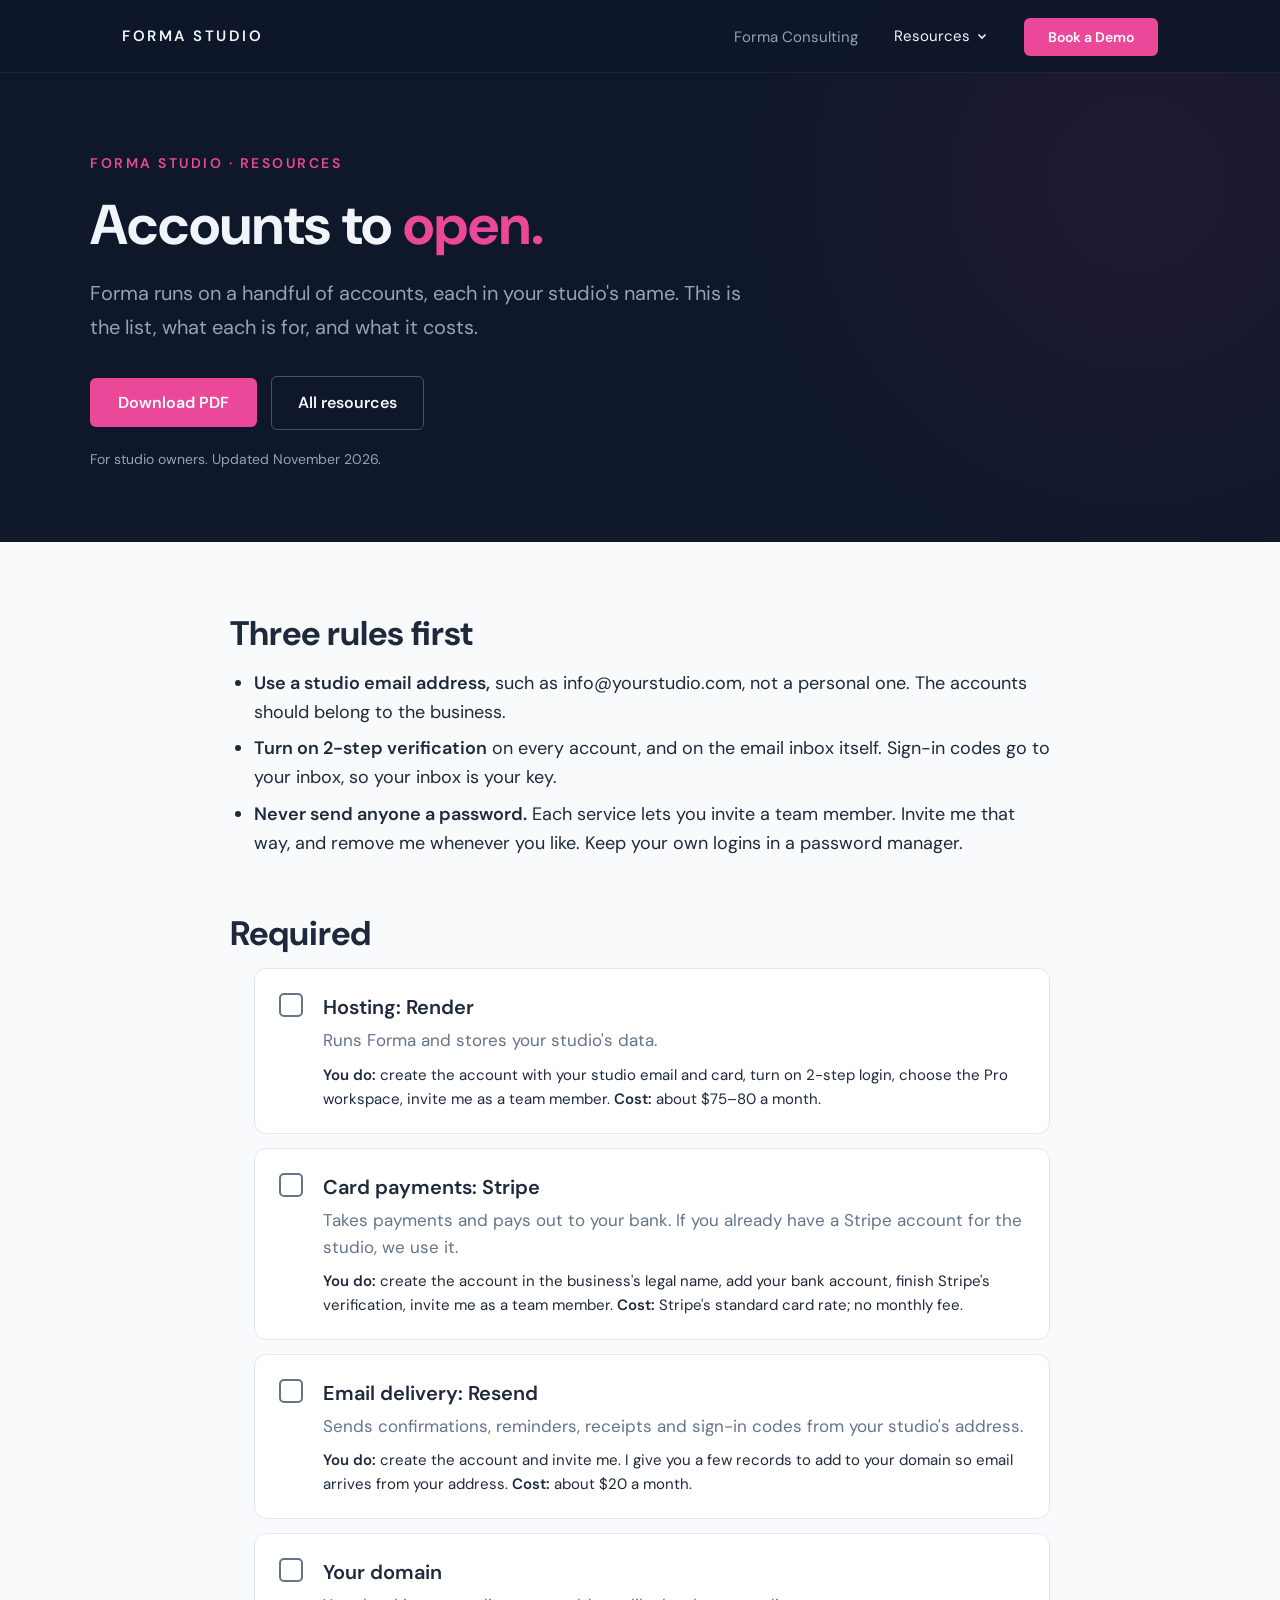
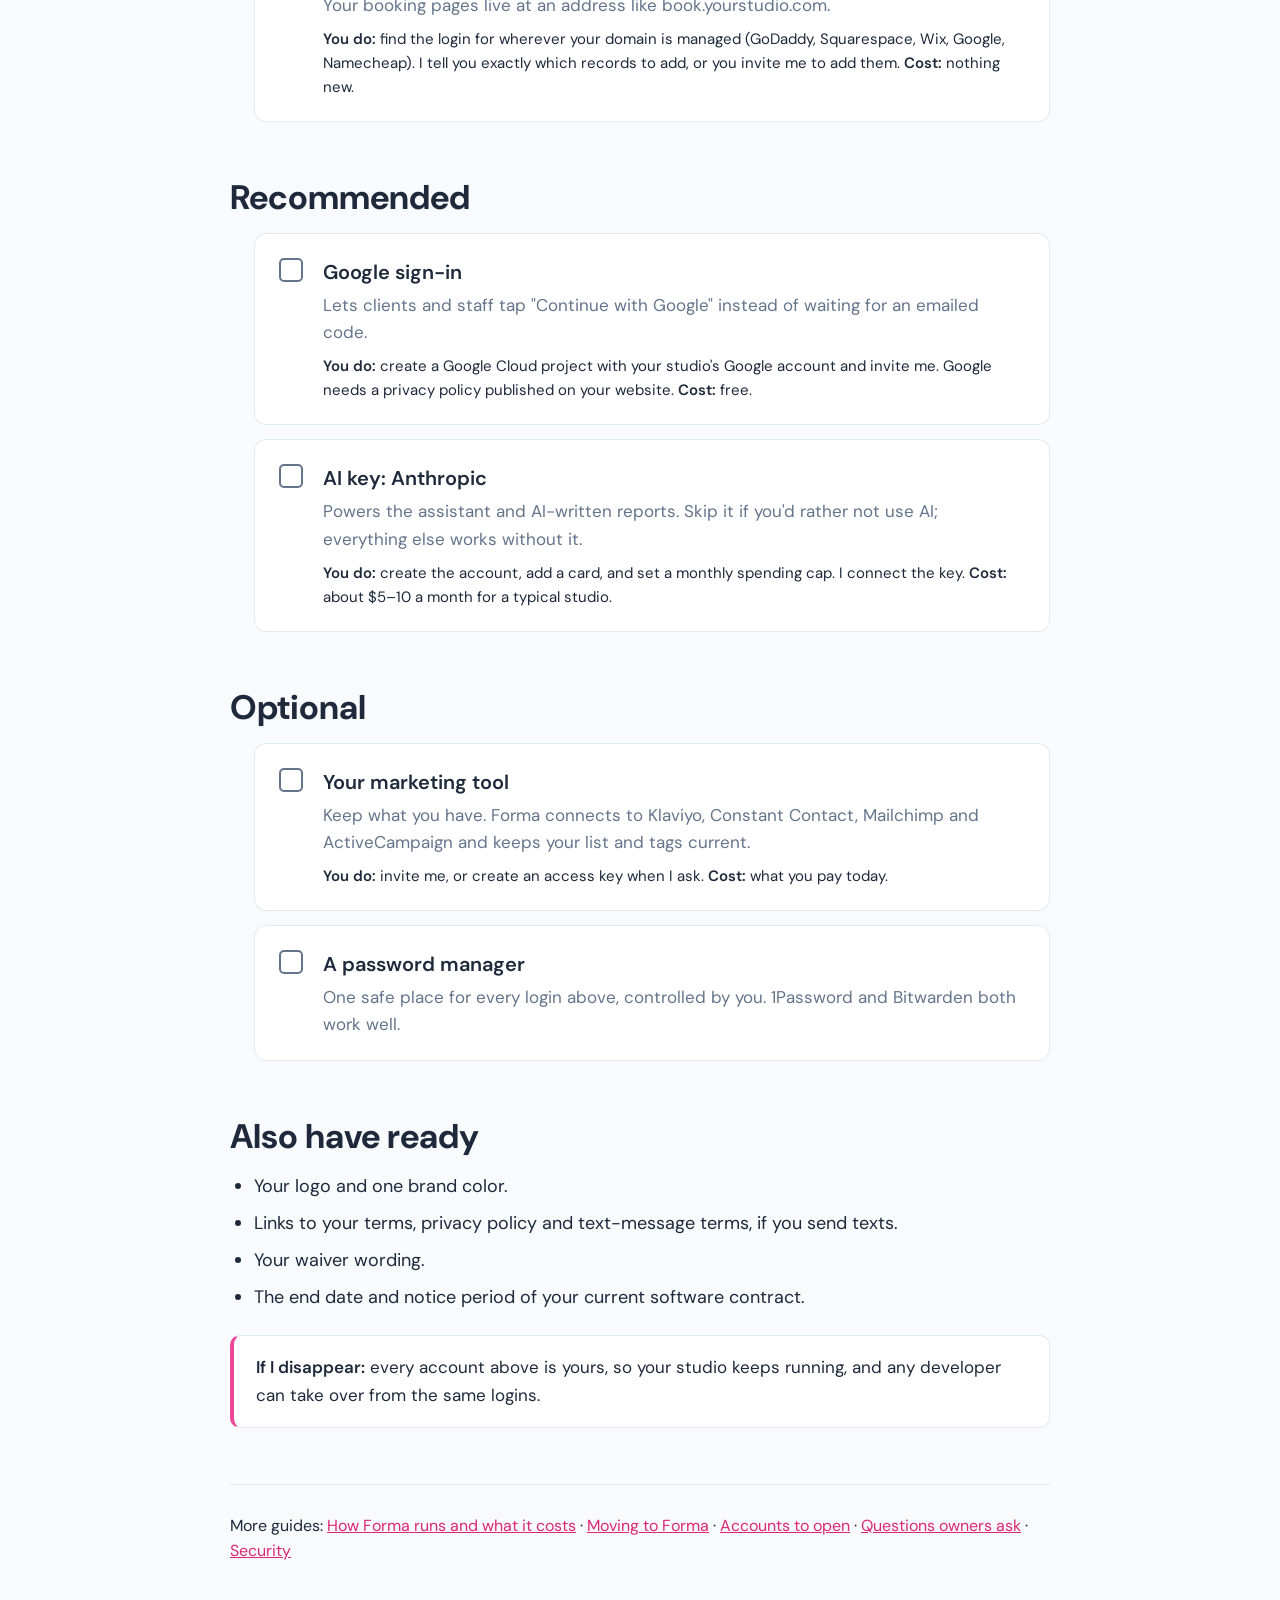
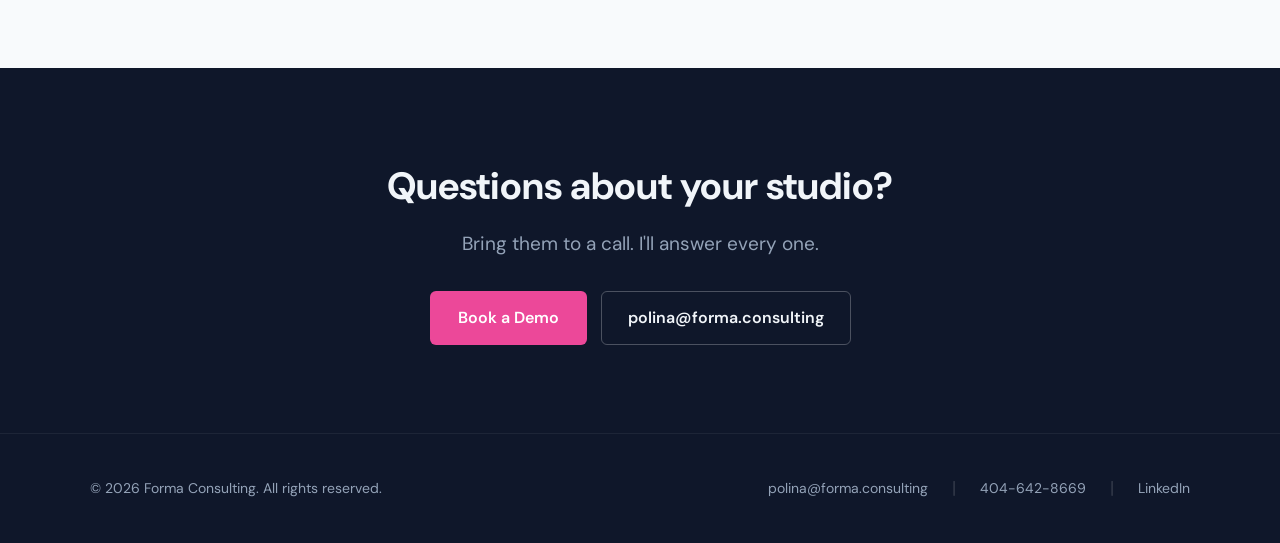
<file: studio/accounts.html>
<!DOCTYPE html>
<html lang="en">
<head>
  <meta charset="UTF-8">
  <meta name="viewport" content="width=device-width, initial-scale=1.0">
  <title>Accounts to Open for Forma Studio: Owner Checklist</title>
  <meta name="description" content="The accounts Forma Studio runs on, each opened in your studio's name: what each is for, what it costs, and how to give your setup person access safely.">
  <meta property="og:title" content="Accounts to open | Forma Studio">
  <meta property="og:description" content="The accounts Forma Studio runs on, each opened in your studio's name: what each is for, what it costs, and how to give your setup person access safely.">
  <meta property="og:type" content="website">
  <meta property="og:url" content="https://forma.consulting/studio/accounts">
  <meta property="og:image" content="https://forma.consulting/img/studio/admin-today.webp">
  <link rel="icon" href="/favicon.svg" type="image/svg+xml">
  <link rel="icon" href="/favicon-32.png" sizes="32x32" type="image/png">
  <link rel="apple-touch-icon" href="/apple-touch-icon.png">
  <link rel="preconnect" href="https://fonts.googleapis.com">
  <link rel="preconnect" href="https://fonts.gstatic.com" crossorigin>
  <link href="https://fonts.googleapis.com/css2?family=DM+Sans:ital,opsz,wght@0,9..40,300;0,9..40,400;0,9..40,500;0,9..40,600;0,9..40,700;1,9..40,400&display=swap" rel="stylesheet">
  <link rel="stylesheet" href="/studio/docs.css">
</head>
<body>

  <nav>
    <div class="nav-inner">
      <a href="/studio" class="nav-logo">Forma Studio</a>
      <button class="nav-toggle" aria-label="Menu" onclick="document.querySelector('.nav-links').classList.toggle('active')">
        <span></span><span></span><span></span>
      </button>
      <ul class="nav-links">
        <li><a href="/">Forma Consulting</a></li>
        <li class="has-menu">
          <button class="menu-btn" aria-haspopup="true" aria-current="true">Resources <svg viewBox="0 0 12 12" fill="none" stroke="currentColor" stroke-width="1.6" aria-hidden="true"><path d="M2.5 4.5 6 8l3.5-3.5"/></svg></button>
          <div class="submenu">
            <ul>
              <li><a href="/studio/videos">Video walkthroughs<small>One-minute videos of everyday tasks</small></a></li>
              <li><a href="/studio/how-it-runs">How it runs and what it costs<small>Where it lives and the monthly costs</small></a></li>
              <li><a href="/studio/moving">Moving to Forma<small>The steps from first call to switch day</small></a></li>
              <li><a href="/studio/accounts" aria-current="page">Accounts to open<small>The accounts Forma runs on, in your name</small></a></li>
              <li><a href="/studio/questions">Questions owners ask<small>Straight answers</small></a></li>
              <li><a href="/studio/security">Security<small>How your studio's data stays safe</small></a></li>
              <li><a href="/studio/resources">All resources<small>Every guide in one place</small></a></li>
            </ul>
          </div>
        </li>
        <li><a href="https://calendar.app.google/4B3roxv2gDkjjVwS9" class="nav-cta" target="_blank" rel="noopener">Book a Demo</a></li>
      </ul>
    </div>
  </nav>

  <section class="hero">
    <div class="inner">
      <p class="eyebrow"><a href="/studio">Forma Studio</a> · <a href="/studio/resources">Resources</a></p>
      <h1>Accounts to <span style="color:var(--accent)">open.</span></h1>
      <p class="sub">Forma runs on a handful of accounts, each in your studio's name. This is the list, what each is for, and what it costs.</p>
      <div class="hero-ctas">
        <button class="btn-primary" onclick="window.print()">Download PDF</button>
        <a href="/studio/resources" class="btn-ghost">All resources</a>
      </div>
      <p class="hero-micro">For studio owners. Updated November 2026.</p>
    </div>
  </section>

  <section class="doc">
    <div class="inner">
      <h2>Three rules first</h2>
      <ul>
        <li><strong>Use a studio email address,</strong> such as info@yourstudio.com, not a personal one. The accounts should belong to the business.</li>
        <li><strong>Turn on 2-step verification</strong> on every account, and on the email inbox itself. Sign-in codes go to your inbox, so your inbox is your key.</li>
        <li><strong>Never send anyone a password.</strong> Each service lets you invite a team member. Invite me that way, and remove me whenever you like. Keep your own logins in a password manager.</li>
      </ul>

      <h2>Required</h2>
      <ul class="checklist">
        <li><h3>Hosting: Render</h3>
          <p>Runs Forma and stores your studio's data.</p>
          <p class="meta"><strong>You do:</strong> create the account with your studio email and card, turn on 2-step login, choose the Pro workspace, invite me as a team member. <strong>Cost:</strong> about $75&ndash;80 a month.</p></li>
        <li><h3>Card payments: Stripe</h3>
          <p>Takes payments and pays out to your bank. If you already have a Stripe account for the studio, we use it.</p>
          <p class="meta"><strong>You do:</strong> create the account in the business's legal name, add your bank account, finish Stripe's verification, invite me as a team member. <strong>Cost:</strong> Stripe's standard card rate; no monthly fee.</p></li>
        <li><h3>Email delivery: Resend</h3>
          <p>Sends confirmations, reminders, receipts and sign-in codes from your studio's address.</p>
          <p class="meta"><strong>You do:</strong> create the account and invite me. I give you a few records to add to your domain so email arrives from your address. <strong>Cost:</strong> about $20 a month.</p></li>
        <li><h3>Your domain</h3>
          <p>Your booking pages live at an address like book.yourstudio.com.</p>
          <p class="meta"><strong>You do:</strong> find the login for wherever your domain is managed (GoDaddy, Squarespace, Wix, Google, Namecheap). I tell you exactly which records to add, or you invite me to add them. <strong>Cost:</strong> nothing new.</p></li>
      </ul>

      <h2>Recommended</h2>
      <ul class="checklist">
        <li><h3>Google sign-in</h3>
          <p>Lets clients and staff tap "Continue with Google" instead of waiting for an emailed code.</p>
          <p class="meta"><strong>You do:</strong> create a Google Cloud project with your studio's Google account and invite me. Google needs a privacy policy published on your website. <strong>Cost:</strong> free.</p></li>
        <li><h3>AI key: Anthropic</h3>
          <p>Powers the assistant and AI-written reports. Skip it if you'd rather not use AI; everything else works without it.</p>
          <p class="meta"><strong>You do:</strong> create the account, add a card, and set a monthly spending cap. I connect the key. <strong>Cost:</strong> about $5&ndash;10 a month for a typical studio.</p></li>
      </ul>

      <h2>Optional</h2>
      <ul class="checklist">
        <li><h3>Your marketing tool</h3>
          <p>Keep what you have. Forma connects to Klaviyo, Constant Contact, Mailchimp and ActiveCampaign and keeps your list and tags current.</p>
          <p class="meta"><strong>You do:</strong> invite me, or create an access key when I ask. <strong>Cost:</strong> what you pay today.</p></li>
        <li><h3>A password manager</h3>
          <p>One safe place for every login above, controlled by you. 1Password and Bitwarden both work well.</p></li>
      </ul>

      <h2>Also have ready</h2>
      <ul>
        <li>Your logo and one brand color.</li>
        <li>Links to your terms, privacy policy and text-message terms, if you send texts.</li>
        <li>Your waiver wording.</li>
        <li>The end date and notice period of your current software contract.</li>
      </ul>

      <div class="note"><p><strong>If I disappear:</strong> every account above is yours, so your studio keeps running, and any developer can take over from the same logins.</p></div>
      <p class="more">More guides: <a href="/studio/how-it-runs">How Forma runs and what it costs</a> · <a href="/studio/moving">Moving to Forma</a> · <a href="/studio/accounts">Accounts to open</a> · <a href="/studio/questions">Questions owners ask</a> · <a href="/studio/security">Security</a></p>
      <p class="print-only">Forma Studio · forma.consulting/studio/accounts · polina@forma.consulting · November 2026</p>
    </div>
  </section>

  <section class="closing">
    <div class="inner">
      <h2>Questions about your studio?</h2>
      <p>Bring them to a call. I'll answer every one.</p>
      <div class="hero-ctas">
        <a href="https://calendar.app.google/4B3roxv2gDkjjVwS9" class="btn-primary" target="_blank" rel="noopener">Book a Demo</a>
        <a href="mailto:polina@forma.consulting" class="btn-ghost">polina@forma.consulting</a>
      </div>
    </div>
  </section>

  <footer>
    <div class="footer-inner">
      <div class="footer-left">© 2026 Forma Consulting. All rights reserved.</div>
      <div class="footer-right">
        <a href="mailto:polina@forma.consulting">polina@forma.consulting</a>
        <span class="footer-divider">|</span>
        <a href="tel:4046428669">404-642-8669</a>
        <span class="footer-divider">|</span>
        <a href="https://www.linkedin.com/in/denissova/" target="_blank" rel="noopener">LinkedIn</a>
      </div>
    </div>
  </footer>

</body>
</html>
</file>
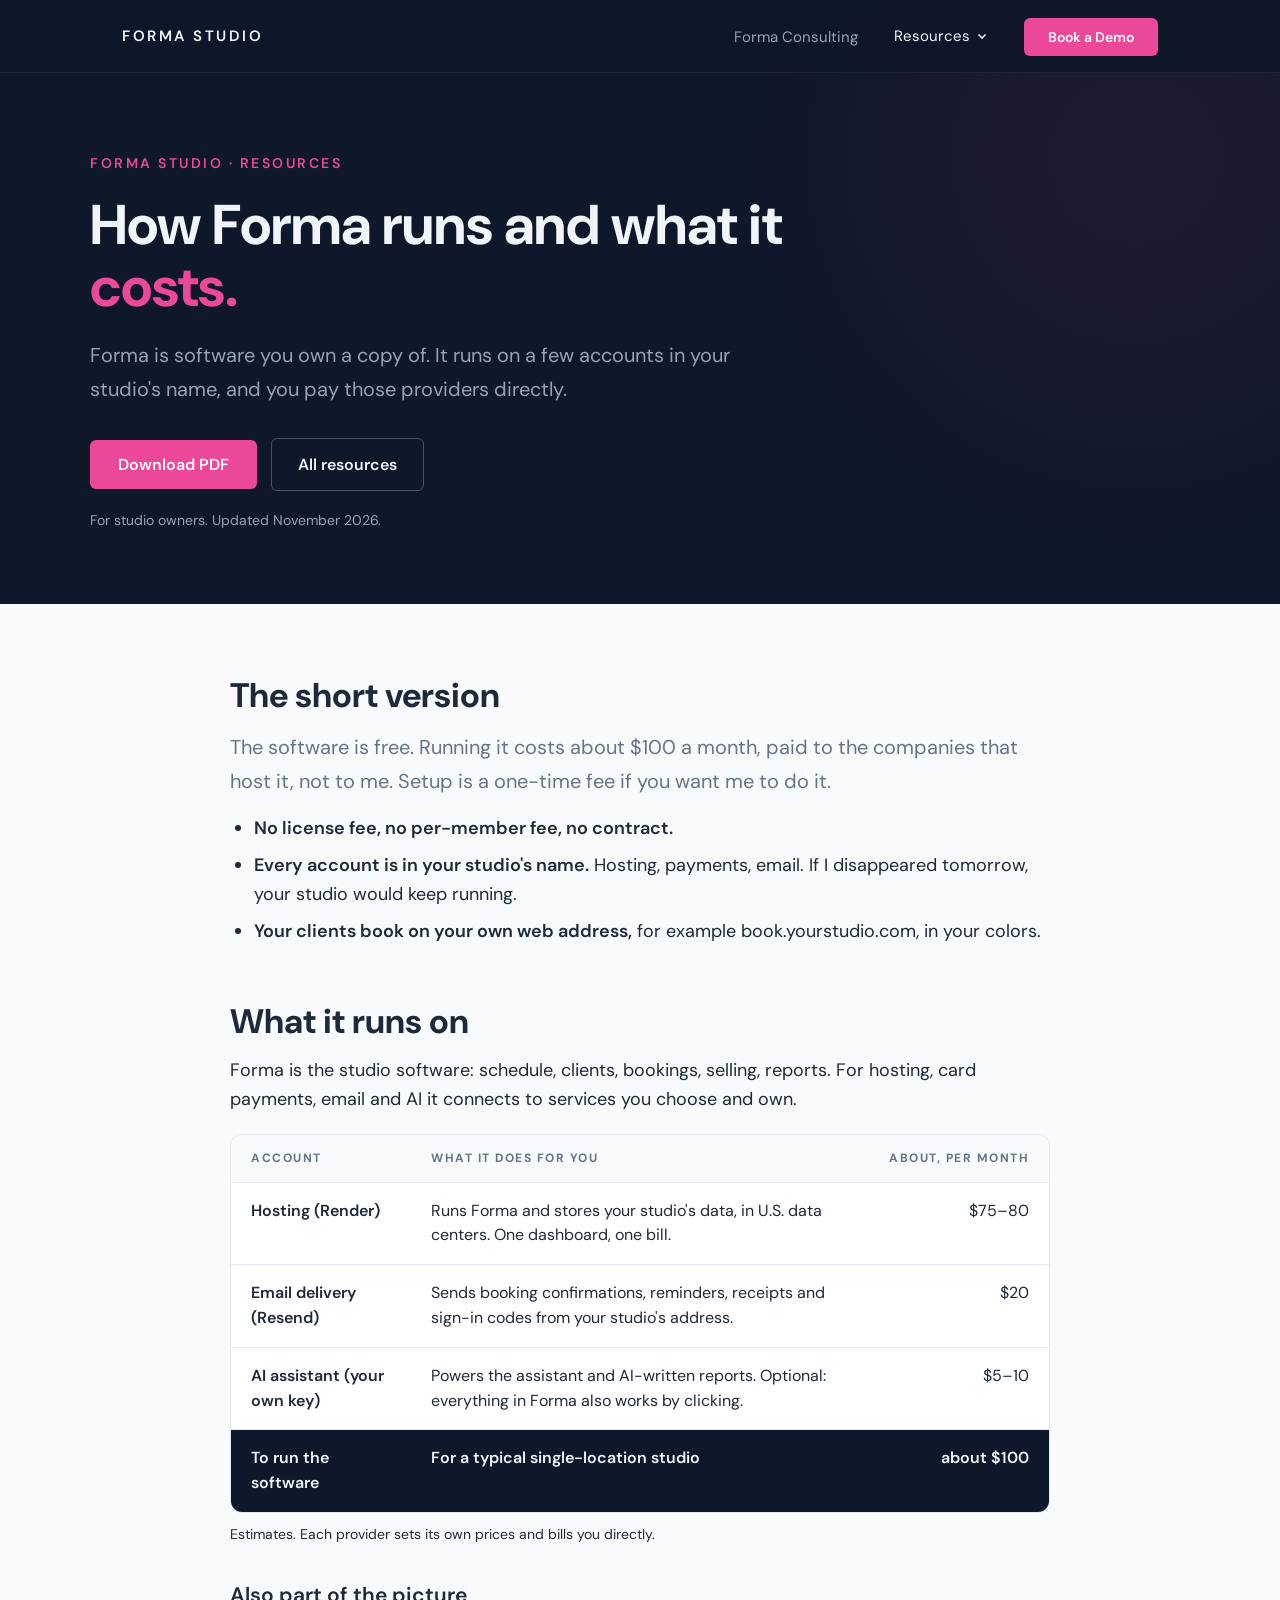
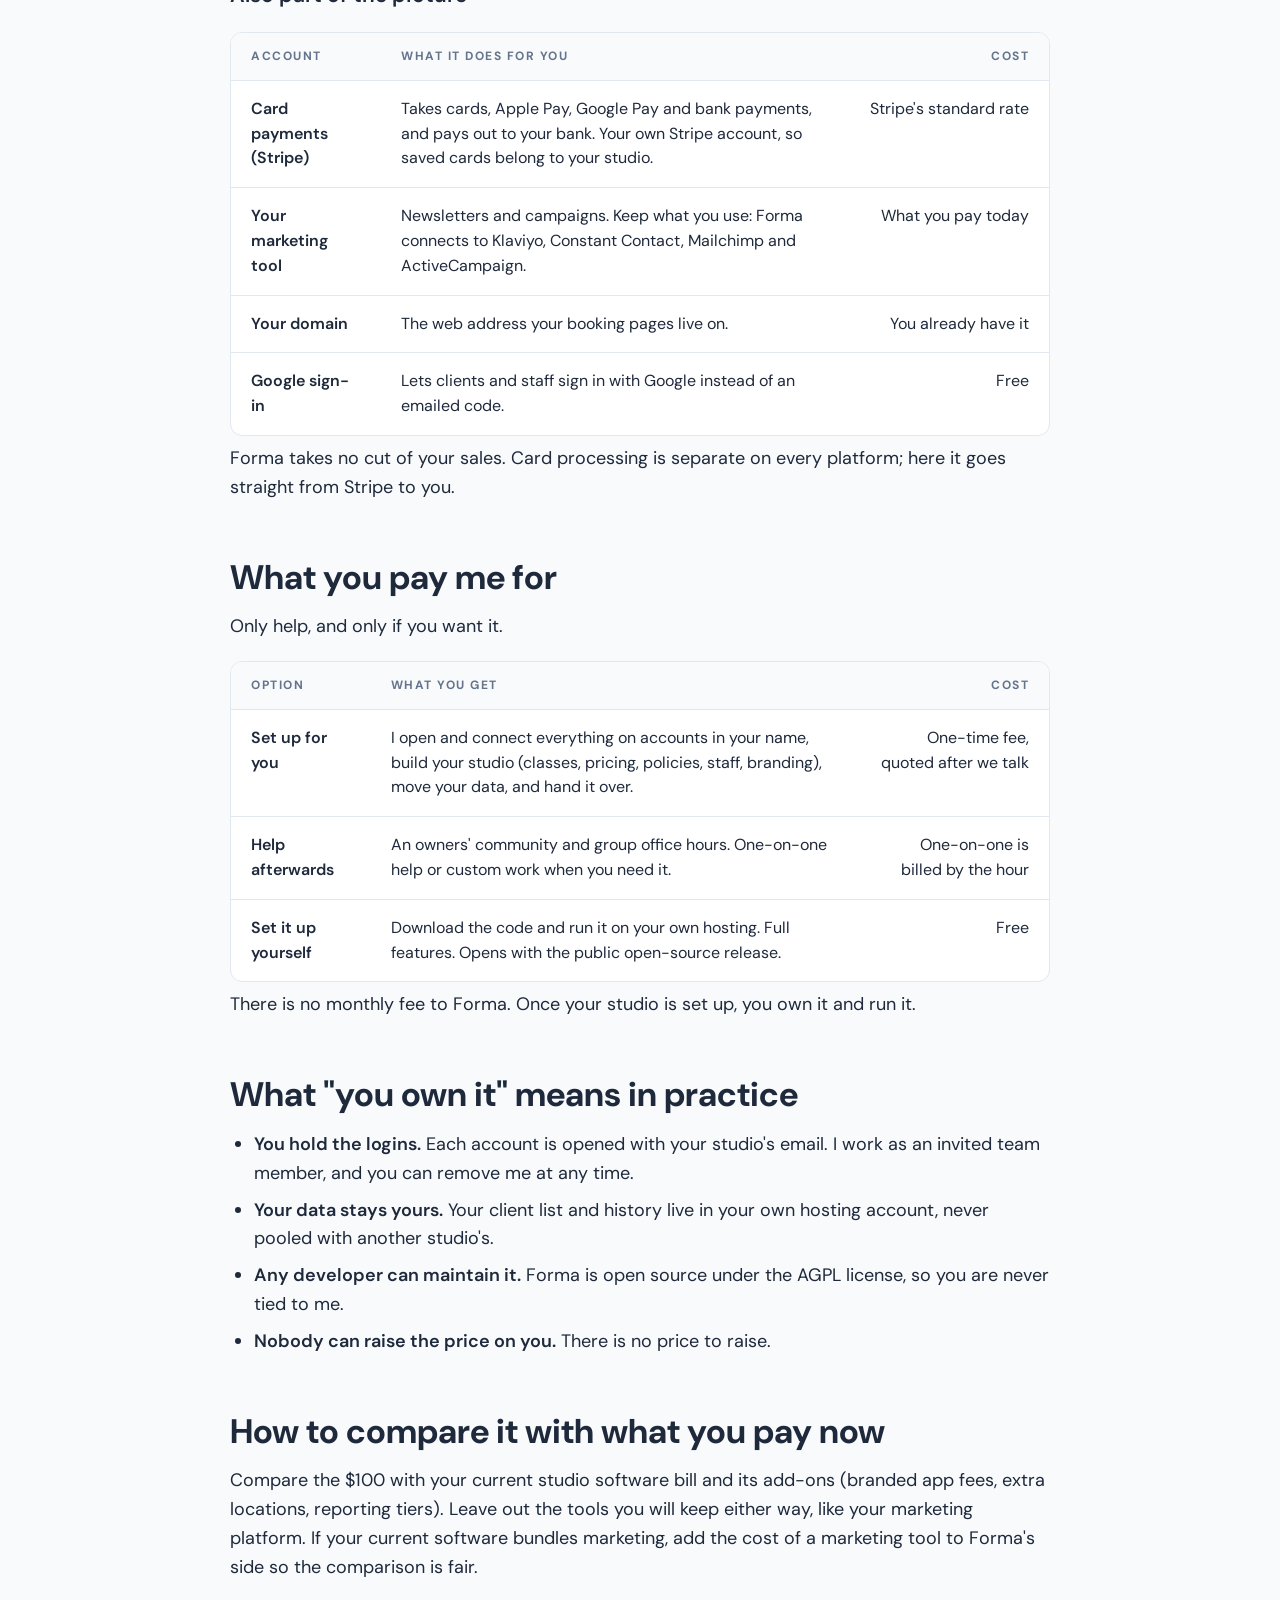
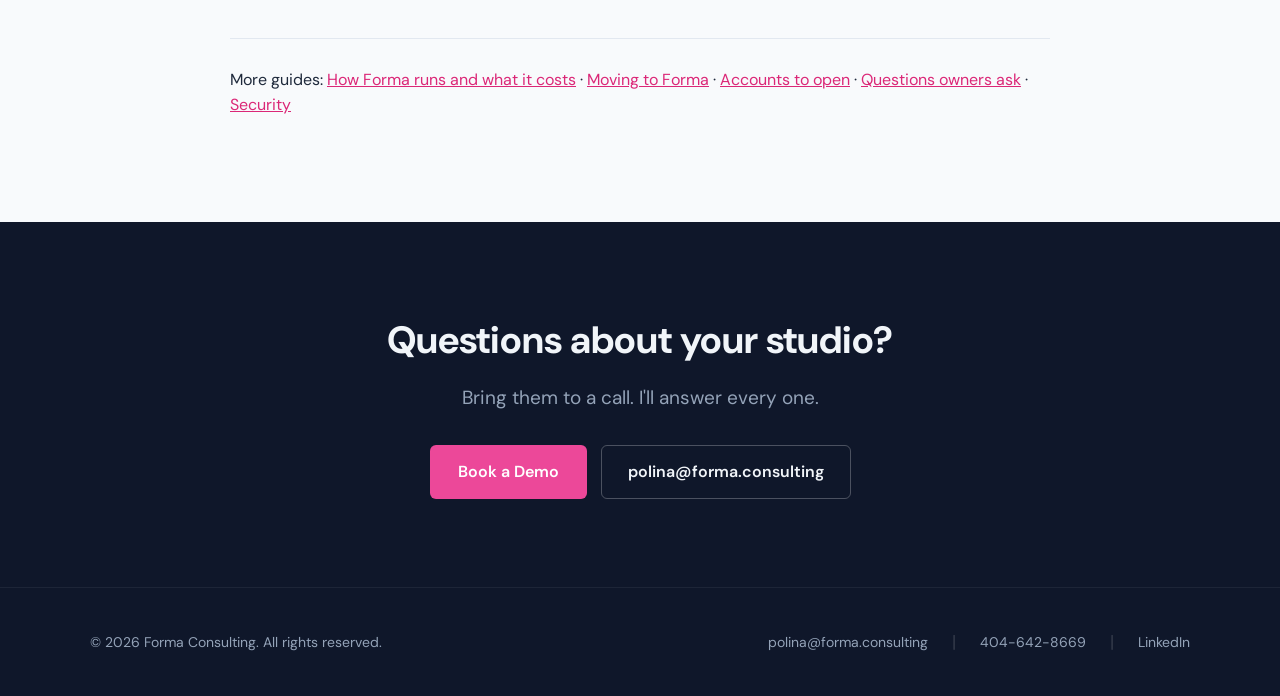
<file: studio/how-it-runs.html>
<!DOCTYPE html>
<html lang="en">
<head>
  <meta charset="UTF-8">
  <meta name="viewport" content="width=device-width, initial-scale=1.0">
  <title>How Forma Studio Runs and What It Costs</title>
  <meta name="description" content="Forma Studio runs on accounts in your studio's name. Here is what each one does, what it costs a month, and what you pay for setup and help.">
  <meta property="og:title" content="How Forma runs and what it costs | Forma Studio">
  <meta property="og:description" content="Forma Studio runs on accounts in your studio's name. Here is what each one does, what it costs a month, and what you pay for setup and help.">
  <meta property="og:type" content="website">
  <meta property="og:url" content="https://forma.consulting/studio/how-it-runs">
  <meta property="og:image" content="https://forma.consulting/img/studio/admin-today.webp">
  <link rel="icon" href="/favicon.svg" type="image/svg+xml">
  <link rel="icon" href="/favicon-32.png" sizes="32x32" type="image/png">
  <link rel="apple-touch-icon" href="/apple-touch-icon.png">
  <link rel="preconnect" href="https://fonts.googleapis.com">
  <link rel="preconnect" href="https://fonts.gstatic.com" crossorigin>
  <link href="https://fonts.googleapis.com/css2?family=DM+Sans:ital,opsz,wght@0,9..40,300;0,9..40,400;0,9..40,500;0,9..40,600;0,9..40,700;1,9..40,400&display=swap" rel="stylesheet">
  <link rel="stylesheet" href="/studio/docs.css">
</head>
<body>

  <nav>
    <div class="nav-inner">
      <a href="/studio" class="nav-logo">Forma Studio</a>
      <button class="nav-toggle" aria-label="Menu" onclick="document.querySelector('.nav-links').classList.toggle('active')">
        <span></span><span></span><span></span>
      </button>
      <ul class="nav-links">
        <li><a href="/">Forma Consulting</a></li>
        <li class="has-menu">
          <button class="menu-btn" aria-haspopup="true" aria-current="true">Resources <svg viewBox="0 0 12 12" fill="none" stroke="currentColor" stroke-width="1.6" aria-hidden="true"><path d="M2.5 4.5 6 8l3.5-3.5"/></svg></button>
          <div class="submenu">
            <ul>
              <li><a href="/studio/videos">Video walkthroughs<small>One-minute videos of everyday tasks</small></a></li>
              <li><a href="/studio/how-it-runs" aria-current="page">How it runs and what it costs<small>Where it lives and the monthly costs</small></a></li>
              <li><a href="/studio/moving">Moving to Forma<small>The steps from first call to switch day</small></a></li>
              <li><a href="/studio/accounts">Accounts to open<small>The accounts Forma runs on, in your name</small></a></li>
              <li><a href="/studio/questions">Questions owners ask<small>Straight answers</small></a></li>
              <li><a href="/studio/security">Security<small>How your studio's data stays safe</small></a></li>
              <li><a href="/studio/resources">All resources<small>Every guide in one place</small></a></li>
            </ul>
          </div>
        </li>
        <li><a href="https://calendar.app.google/4B3roxv2gDkjjVwS9" class="nav-cta" target="_blank" rel="noopener">Book a Demo</a></li>
      </ul>
    </div>
  </nav>

  <section class="hero">
    <div class="inner">
      <p class="eyebrow"><a href="/studio">Forma Studio</a> · <a href="/studio/resources">Resources</a></p>
      <h1>How Forma runs and what it <span style="color:var(--accent)">costs.</span></h1>
      <p class="sub">Forma is software you own a copy of. It runs on a few accounts in your studio's name, and you pay those providers directly.</p>
      <div class="hero-ctas">
        <button class="btn-primary" onclick="window.print()">Download PDF</button>
        <a href="/studio/resources" class="btn-ghost">All resources</a>
      </div>
      <p class="hero-micro">For studio owners. Updated November 2026.</p>
    </div>
  </section>

  <section class="doc">
    <div class="inner">
      <h2>The short version</h2>
      <p class="lede">The software is free. Running it costs about $100 a month, paid to the companies that host it, not to me. Setup is a one-time fee if you want me to do it.</p>
      <ul>
        <li><strong>No license fee, no per-member fee, no contract.</strong></li>
        <li><strong>Every account is in your studio's name.</strong> Hosting, payments, email. If I disappeared tomorrow, your studio would keep running.</li>
        <li><strong>Your clients book on your own web address,</strong> for example book.yourstudio.com, in your colors.</li>
      </ul>

      <h2>What it runs on</h2>
      <p>Forma is the studio software: schedule, clients, bookings, selling, reports. For hosting, card payments, email and AI it connects to services you choose and own.</p>
      <div class="table-wrap">
        <table>
          <thead><tr><th>Account</th><th>What it does for you</th><th class="price">About, per month</th></tr></thead>
          <tbody>
            <tr><td>Hosting (Render)</td><td>Runs Forma and stores your studio's data, in U.S. data centers. One dashboard, one bill.</td><td class="price">$75&ndash;80</td></tr>
            <tr><td>Email delivery (Resend)</td><td>Sends booking confirmations, reminders, receipts and sign-in codes from your studio's address.</td><td class="price">$20</td></tr>
            <tr><td>AI assistant (your own key)</td><td>Powers the assistant and AI-written reports. Optional: everything in Forma also works by clicking.</td><td class="price">$5&ndash;10</td></tr>
            <tr class="total"><td>To run the software</td><td>For a typical single-location studio</td><td class="price">about $100</td></tr>
          </tbody>
        </table>
      </div>
      <p class="fine">Estimates. Each provider sets its own prices and bills you directly.</p>

      <h3>Also part of the picture</h3>
      <div class="table-wrap">
        <table>
          <thead><tr><th>Account</th><th>What it does for you</th><th class="price">Cost</th></tr></thead>
          <tbody>
            <tr><td>Card payments (Stripe)</td><td>Takes cards, Apple Pay, Google Pay and bank payments, and pays out to your bank. Your own Stripe account, so saved cards belong to your studio.</td><td class="price">Stripe's standard rate</td></tr>
            <tr><td>Your marketing tool</td><td>Newsletters and campaigns. Keep what you use: Forma connects to Klaviyo, Constant Contact, Mailchimp and ActiveCampaign.</td><td class="price">What you pay today</td></tr>
            <tr><td>Your domain</td><td>The web address your booking pages live on.</td><td class="price">You already have it</td></tr>
            <tr><td>Google sign-in</td><td>Lets clients and staff sign in with Google instead of an emailed code.</td><td class="price">Free</td></tr>
          </tbody>
        </table>
      </div>
      <p>Forma takes no cut of your sales. Card processing is separate on every platform; here it goes straight from Stripe to you.</p>

      <h2>What you pay me for</h2>
      <p>Only help, and only if you want it.</p>
      <div class="table-wrap">
        <table>
          <thead><tr><th>Option</th><th>What you get</th><th class="price">Cost</th></tr></thead>
          <tbody>
            <tr><td>Set up for you</td><td>I open and connect everything on accounts in your name, build your studio (classes, pricing, policies, staff, branding), move your data, and hand it over.</td><td class="price">One-time fee,<br>quoted after we talk</td></tr>
            <tr><td>Help afterwards</td><td>An owners' community and group office hours. One-on-one help or custom work when you need it.</td><td class="price">One-on-one is<br>billed by the hour</td></tr>
            <tr><td>Set it up yourself</td><td>Download the code and run it on your own hosting. Full features. Opens with the public open-source release.</td><td class="price">Free</td></tr>
          </tbody>
        </table>
      </div>
      <p>There is no monthly fee to Forma. Once your studio is set up, you own it and run it.</p>

      <h2>What "you own it" means in practice</h2>
      <ul>
        <li><strong>You hold the logins.</strong> Each account is opened with your studio's email. I work as an invited team member, and you can remove me at any time.</li>
        <li><strong>Your data stays yours.</strong> Your client list and history live in your own hosting account, never pooled with another studio's.</li>
        <li><strong>Any developer can maintain it.</strong> Forma is open source under the AGPL license, so you are never tied to me.</li>
        <li><strong>Nobody can raise the price on you.</strong> There is no price to raise.</li>
      </ul>

      <h2>How to compare it with what you pay now</h2>
      <p>Compare the $100 with your current studio software bill and its add-ons (branded app fees, extra locations, reporting tiers). Leave out the tools you will keep either way, like your marketing platform. If your current software bundles marketing, add the cost of a marketing tool to Forma's side so the comparison is fair.</p>
      <p class="more">More guides: <a href="/studio/how-it-runs">How Forma runs and what it costs</a> · <a href="/studio/moving">Moving to Forma</a> · <a href="/studio/accounts">Accounts to open</a> · <a href="/studio/questions">Questions owners ask</a> · <a href="/studio/security">Security</a></p>
      <p class="print-only">Forma Studio · forma.consulting/studio/how-it-runs · polina@forma.consulting · November 2026</p>
    </div>
  </section>

  <section class="closing">
    <div class="inner">
      <h2>Questions about your studio?</h2>
      <p>Bring them to a call. I'll answer every one.</p>
      <div class="hero-ctas">
        <a href="https://calendar.app.google/4B3roxv2gDkjjVwS9" class="btn-primary" target="_blank" rel="noopener">Book a Demo</a>
        <a href="mailto:polina@forma.consulting" class="btn-ghost">polina@forma.consulting</a>
      </div>
    </div>
  </section>

  <footer>
    <div class="footer-inner">
      <div class="footer-left">© 2026 Forma Consulting. All rights reserved.</div>
      <div class="footer-right">
        <a href="mailto:polina@forma.consulting">polina@forma.consulting</a>
        <span class="footer-divider">|</span>
        <a href="tel:4046428669">404-642-8669</a>
        <span class="footer-divider">|</span>
        <a href="https://www.linkedin.com/in/denissova/" target="_blank" rel="noopener">LinkedIn</a>
      </div>
    </div>
  </footer>

</body>
</html>
</file>
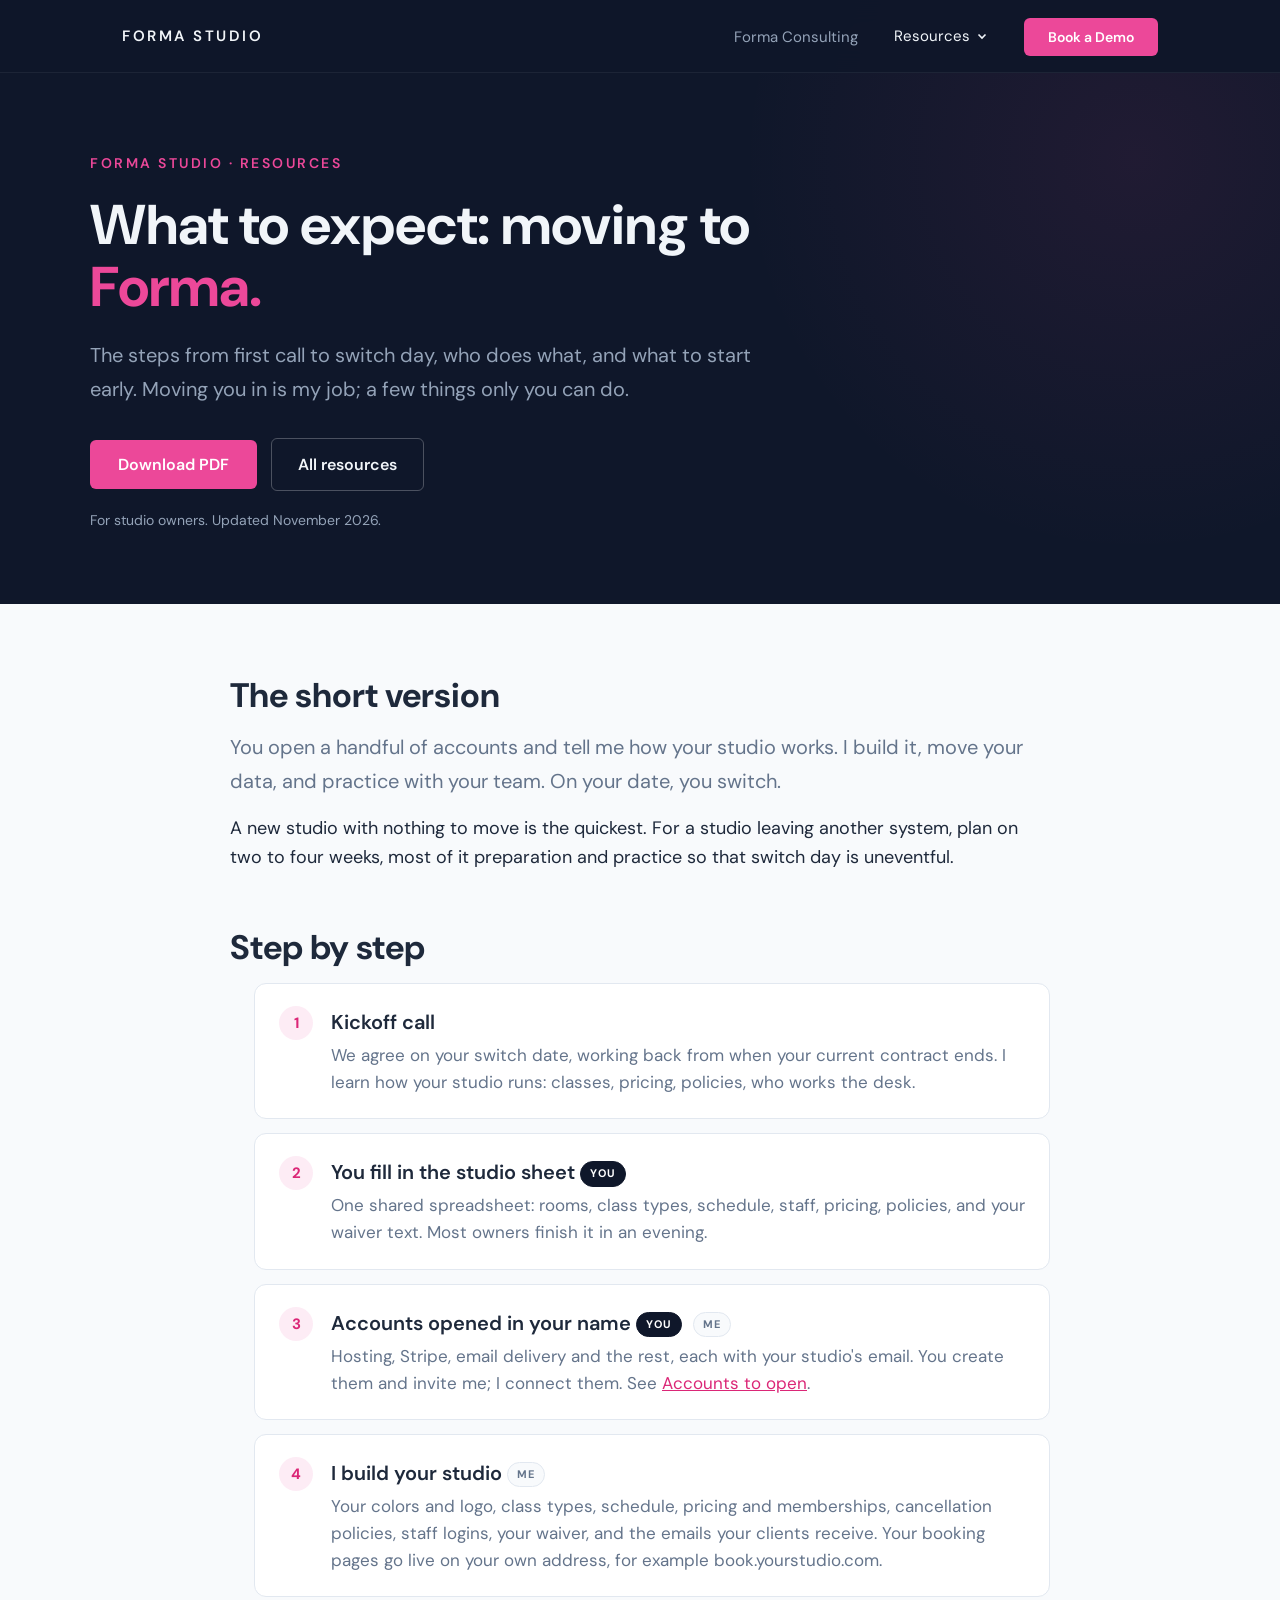
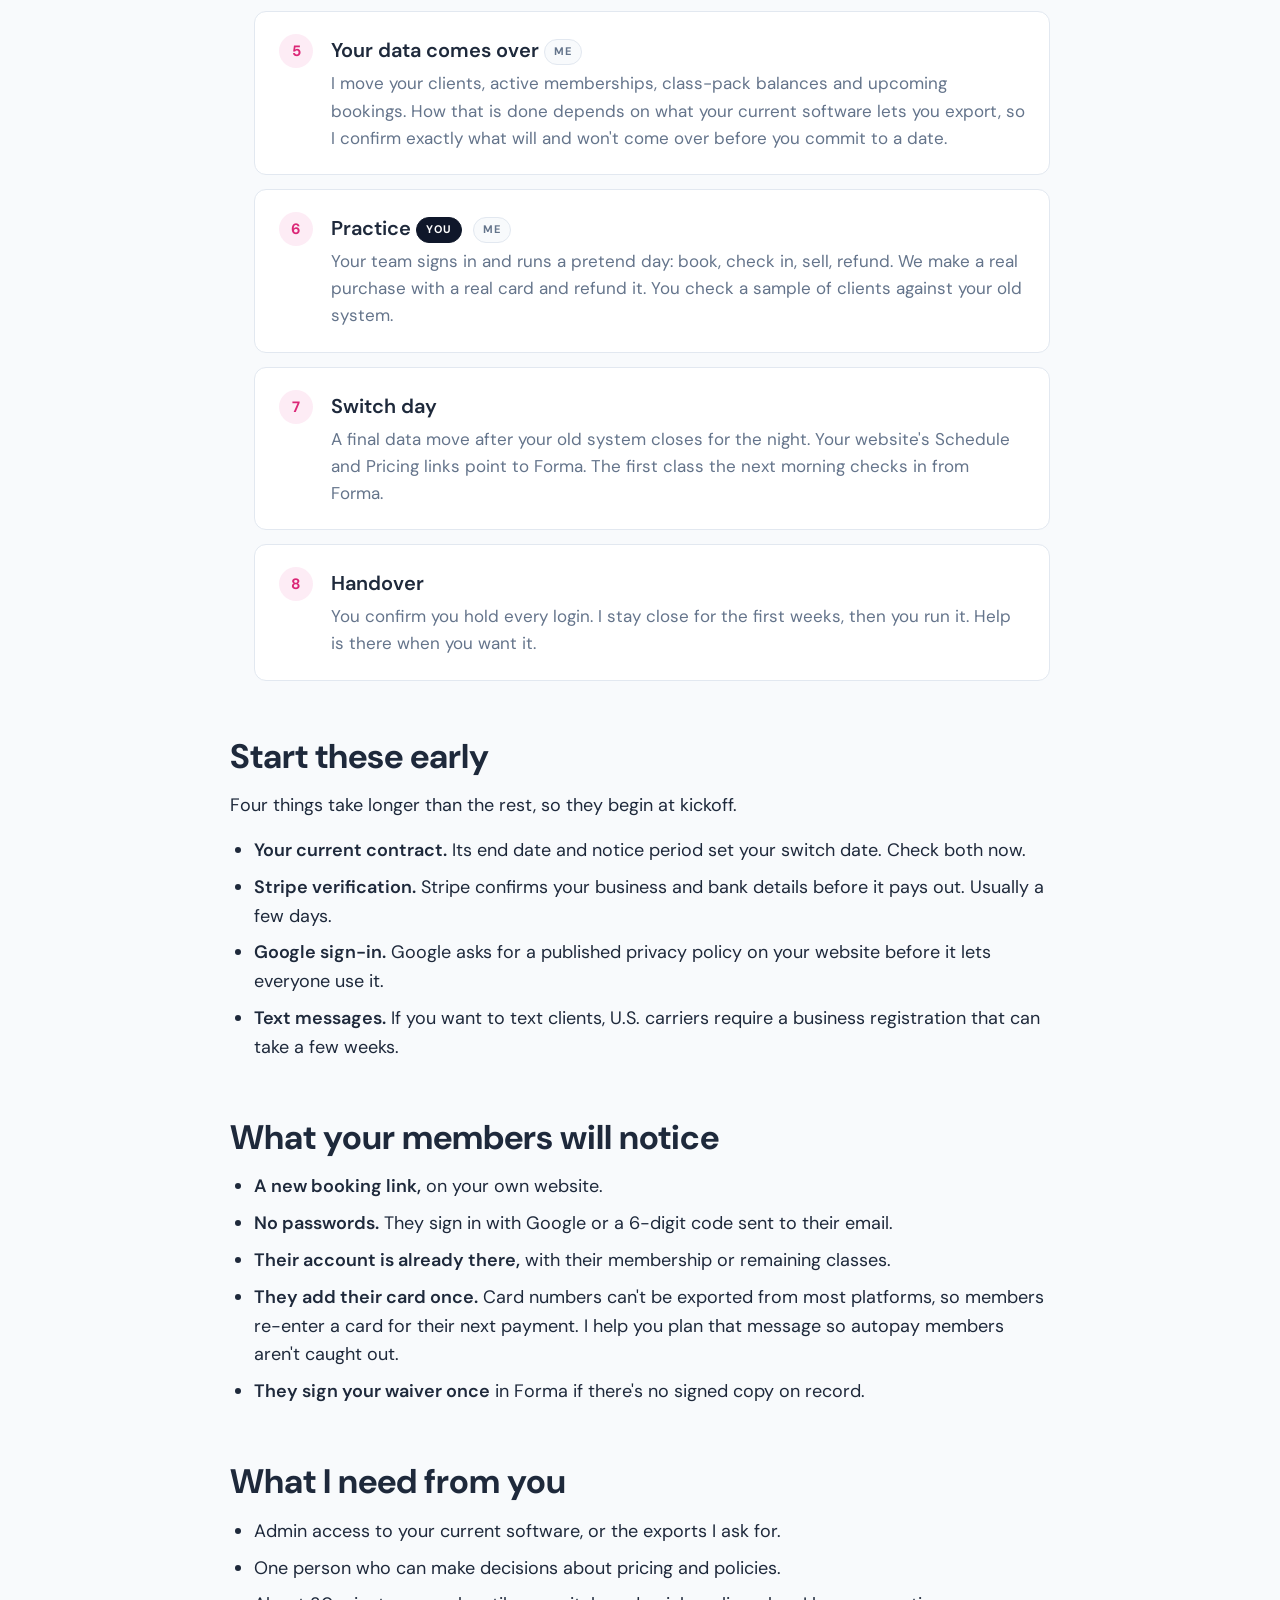
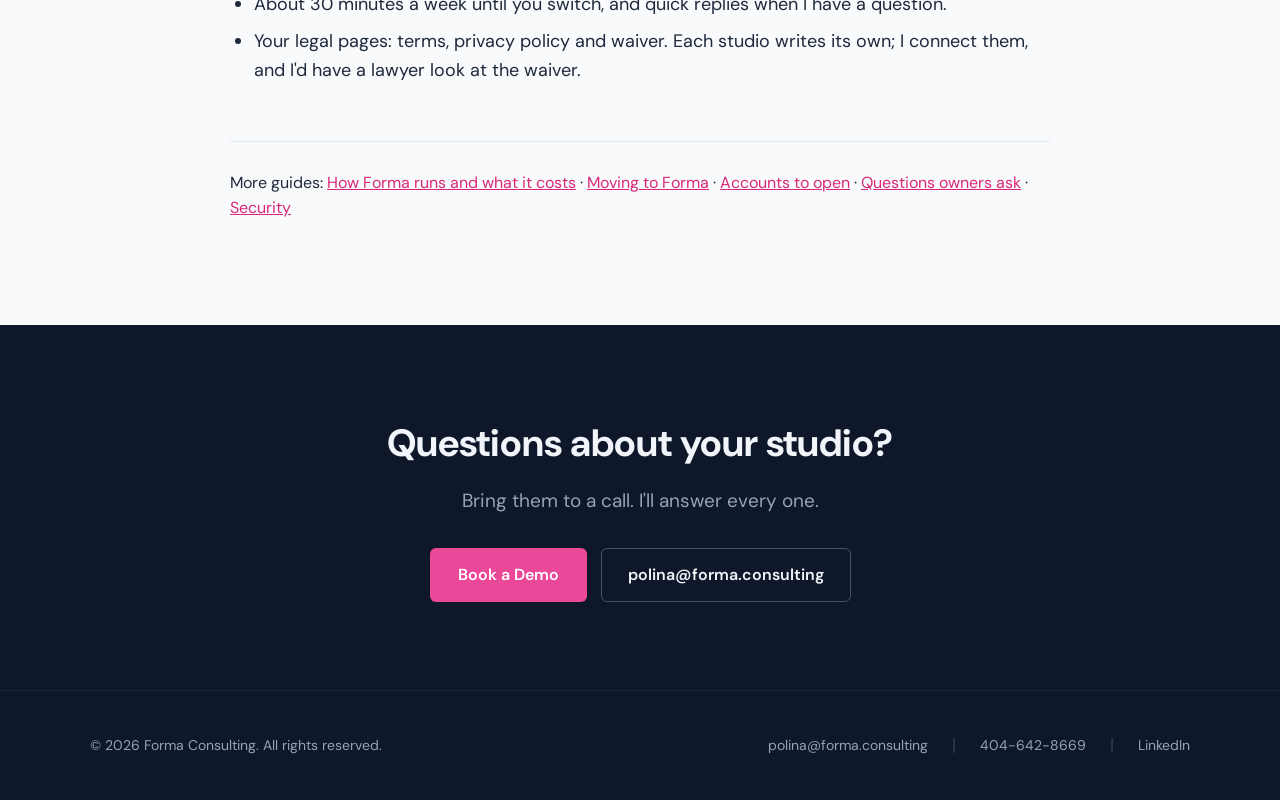
<file: studio/moving.html>
<!DOCTYPE html>
<html lang="en">
<head>
  <meta charset="UTF-8">
  <meta name="viewport" content="width=device-width, initial-scale=1.0">
  <title>What to Expect: Moving Your Studio to Forma</title>
  <meta name="description" content="The steps from first call to switch day when a studio moves to Forma Studio: who does what, what to start early, and what your members will notice.">
  <meta property="og:title" content="Moving your studio to Forma | Forma Studio">
  <meta property="og:description" content="The steps from first call to switch day when a studio moves to Forma Studio: who does what, what to start early, and what your members will notice.">
  <meta property="og:type" content="website">
  <meta property="og:url" content="https://forma.consulting/studio/moving">
  <meta property="og:image" content="https://forma.consulting/img/studio/admin-today.webp">
  <link rel="icon" href="/favicon.svg" type="image/svg+xml">
  <link rel="icon" href="/favicon-32.png" sizes="32x32" type="image/png">
  <link rel="apple-touch-icon" href="/apple-touch-icon.png">
  <link rel="preconnect" href="https://fonts.googleapis.com">
  <link rel="preconnect" href="https://fonts.gstatic.com" crossorigin>
  <link href="https://fonts.googleapis.com/css2?family=DM+Sans:ital,opsz,wght@0,9..40,300;0,9..40,400;0,9..40,500;0,9..40,600;0,9..40,700;1,9..40,400&display=swap" rel="stylesheet">
  <link rel="stylesheet" href="/studio/docs.css">
</head>
<body>

  <nav>
    <div class="nav-inner">
      <a href="/studio" class="nav-logo">Forma Studio</a>
      <button class="nav-toggle" aria-label="Menu" onclick="document.querySelector('.nav-links').classList.toggle('active')">
        <span></span><span></span><span></span>
      </button>
      <ul class="nav-links">
        <li><a href="/">Forma Consulting</a></li>
        <li class="has-menu">
          <button class="menu-btn" aria-haspopup="true" aria-current="true">Resources <svg viewBox="0 0 12 12" fill="none" stroke="currentColor" stroke-width="1.6" aria-hidden="true"><path d="M2.5 4.5 6 8l3.5-3.5"/></svg></button>
          <div class="submenu">
            <ul>
              <li><a href="/studio/videos">Video walkthroughs<small>One-minute videos of everyday tasks</small></a></li>
              <li><a href="/studio/how-it-runs">How it runs and what it costs<small>Where it lives and the monthly costs</small></a></li>
              <li><a href="/studio/moving" aria-current="page">Moving to Forma<small>The steps from first call to switch day</small></a></li>
              <li><a href="/studio/accounts">Accounts to open<small>The accounts Forma runs on, in your name</small></a></li>
              <li><a href="/studio/questions">Questions owners ask<small>Straight answers</small></a></li>
              <li><a href="/studio/security">Security<small>How your studio's data stays safe</small></a></li>
              <li><a href="/studio/resources">All resources<small>Every guide in one place</small></a></li>
            </ul>
          </div>
        </li>
        <li><a href="https://calendar.app.google/4B3roxv2gDkjjVwS9" class="nav-cta" target="_blank" rel="noopener">Book a Demo</a></li>
      </ul>
    </div>
  </nav>

  <section class="hero">
    <div class="inner">
      <p class="eyebrow"><a href="/studio">Forma Studio</a> · <a href="/studio/resources">Resources</a></p>
      <h1>What to expect: moving to <span style="color:var(--accent)">Forma.</span></h1>
      <p class="sub">The steps from first call to switch day, who does what, and what to start early. Moving you in is my job; a few things only you can do.</p>
      <div class="hero-ctas">
        <button class="btn-primary" onclick="window.print()">Download PDF</button>
        <a href="/studio/resources" class="btn-ghost">All resources</a>
      </div>
      <p class="hero-micro">For studio owners. Updated November 2026.</p>
    </div>
  </section>

  <section class="doc">
    <div class="inner">
      <h2>The short version</h2>
      <p class="lede">You open a handful of accounts and tell me how your studio works. I build it, move your data, and practice with your team. On your date, you switch.</p>
      <p>A new studio with nothing to move is the quickest. For a studio leaving another system, plan on two to four weeks, most of it preparation and practice so that switch day is uneventful.</p>

      <h2>Step by step</h2>
      <ol class="steps">
        <li><h3>Kickoff call</h3>
          <p>We agree on your switch date, working back from when your current contract ends. I learn how your studio runs: classes, pricing, policies, who works the desk.</p></li>
        <li><h3>You fill in the studio sheet <span class="who you">You</span></h3>
          <p>One shared spreadsheet: rooms, class types, schedule, staff, pricing, policies, and your waiver text. Most owners finish it in an evening.</p></li>
        <li><h3>Accounts opened in your name <span class="who you">You</span> <span class="who">Me</span></h3>
          <p>Hosting, Stripe, email delivery and the rest, each with your studio's email. You create them and invite me; I connect them. See <a href="/studio/accounts">Accounts to open</a>.</p></li>
        <li><h3>I build your studio <span class="who">Me</span></h3>
          <p>Your colors and logo, class types, schedule, pricing and memberships, cancellation policies, staff logins, your waiver, and the emails your clients receive. Your booking pages go live on your own address, for example book.yourstudio.com.</p></li>
        <li><h3>Your data comes over <span class="who">Me</span></h3>
          <p>I move your clients, active memberships, class-pack balances and upcoming bookings. How that is done depends on what your current software lets you export, so I confirm exactly what will and won't come over before you commit to a date.</p></li>
        <li><h3>Practice <span class="who you">You</span> <span class="who">Me</span></h3>
          <p>Your team signs in and runs a pretend day: book, check in, sell, refund. We make a real purchase with a real card and refund it. You check a sample of clients against your old system.</p></li>
        <li><h3>Switch day</h3>
          <p>A final data move after your old system closes for the night. Your website's Schedule and Pricing links point to Forma. The first class the next morning checks in from Forma.</p></li>
        <li><h3>Handover</h3>
          <p>You confirm you hold every login. I stay close for the first weeks, then you run it. Help is there when you want it.</p></li>
      </ol>

      <h2>Start these early</h2>
      <p>Four things take longer than the rest, so they begin at kickoff.</p>
      <ul>
        <li><strong>Your current contract.</strong> Its end date and notice period set your switch date. Check both now.</li>
        <li><strong>Stripe verification.</strong> Stripe confirms your business and bank details before it pays out. Usually a few days.</li>
        <li><strong>Google sign-in.</strong> Google asks for a published privacy policy on your website before it lets everyone use it.</li>
        <li><strong>Text messages.</strong> If you want to text clients, U.S. carriers require a business registration that can take a few weeks.</li>
      </ul>

      <h2>What your members will notice</h2>
      <ul>
        <li><strong>A new booking link,</strong> on your own website.</li>
        <li><strong>No passwords.</strong> They sign in with Google or a 6-digit code sent to their email.</li>
        <li><strong>Their account is already there,</strong> with their membership or remaining classes.</li>
        <li><strong>They add their card once.</strong> Card numbers can't be exported from most platforms, so members re-enter a card for their next payment. I help you plan that message so autopay members aren't caught out.</li>
        <li><strong>They sign your waiver once</strong> in Forma if there's no signed copy on record.</li>
      </ul>

      <h2>What I need from you</h2>
      <ul>
        <li>Admin access to your current software, or the exports I ask for.</li>
        <li>One person who can make decisions about pricing and policies.</li>
        <li>About 30 minutes a week until you switch, and quick replies when I have a question.</li>
        <li>Your legal pages: terms, privacy policy and waiver. Each studio writes its own; I connect them, and I'd have a lawyer look at the waiver.</li>
      </ul>
      <p class="more">More guides: <a href="/studio/how-it-runs">How Forma runs and what it costs</a> · <a href="/studio/moving">Moving to Forma</a> · <a href="/studio/accounts">Accounts to open</a> · <a href="/studio/questions">Questions owners ask</a> · <a href="/studio/security">Security</a></p>
      <p class="print-only">Forma Studio · forma.consulting/studio/moving · polina@forma.consulting · November 2026</p>
    </div>
  </section>

  <section class="closing">
    <div class="inner">
      <h2>Questions about your studio?</h2>
      <p>Bring them to a call. I'll answer every one.</p>
      <div class="hero-ctas">
        <a href="https://calendar.app.google/4B3roxv2gDkjjVwS9" class="btn-primary" target="_blank" rel="noopener">Book a Demo</a>
        <a href="mailto:polina@forma.consulting" class="btn-ghost">polina@forma.consulting</a>
      </div>
    </div>
  </section>

  <footer>
    <div class="footer-inner">
      <div class="footer-left">© 2026 Forma Consulting. All rights reserved.</div>
      <div class="footer-right">
        <a href="mailto:polina@forma.consulting">polina@forma.consulting</a>
        <span class="footer-divider">|</span>
        <a href="tel:4046428669">404-642-8669</a>
        <span class="footer-divider">|</span>
        <a href="https://www.linkedin.com/in/denissova/" target="_blank" rel="noopener">LinkedIn</a>
      </div>
    </div>
  </footer>

</body>
</html>
</file>
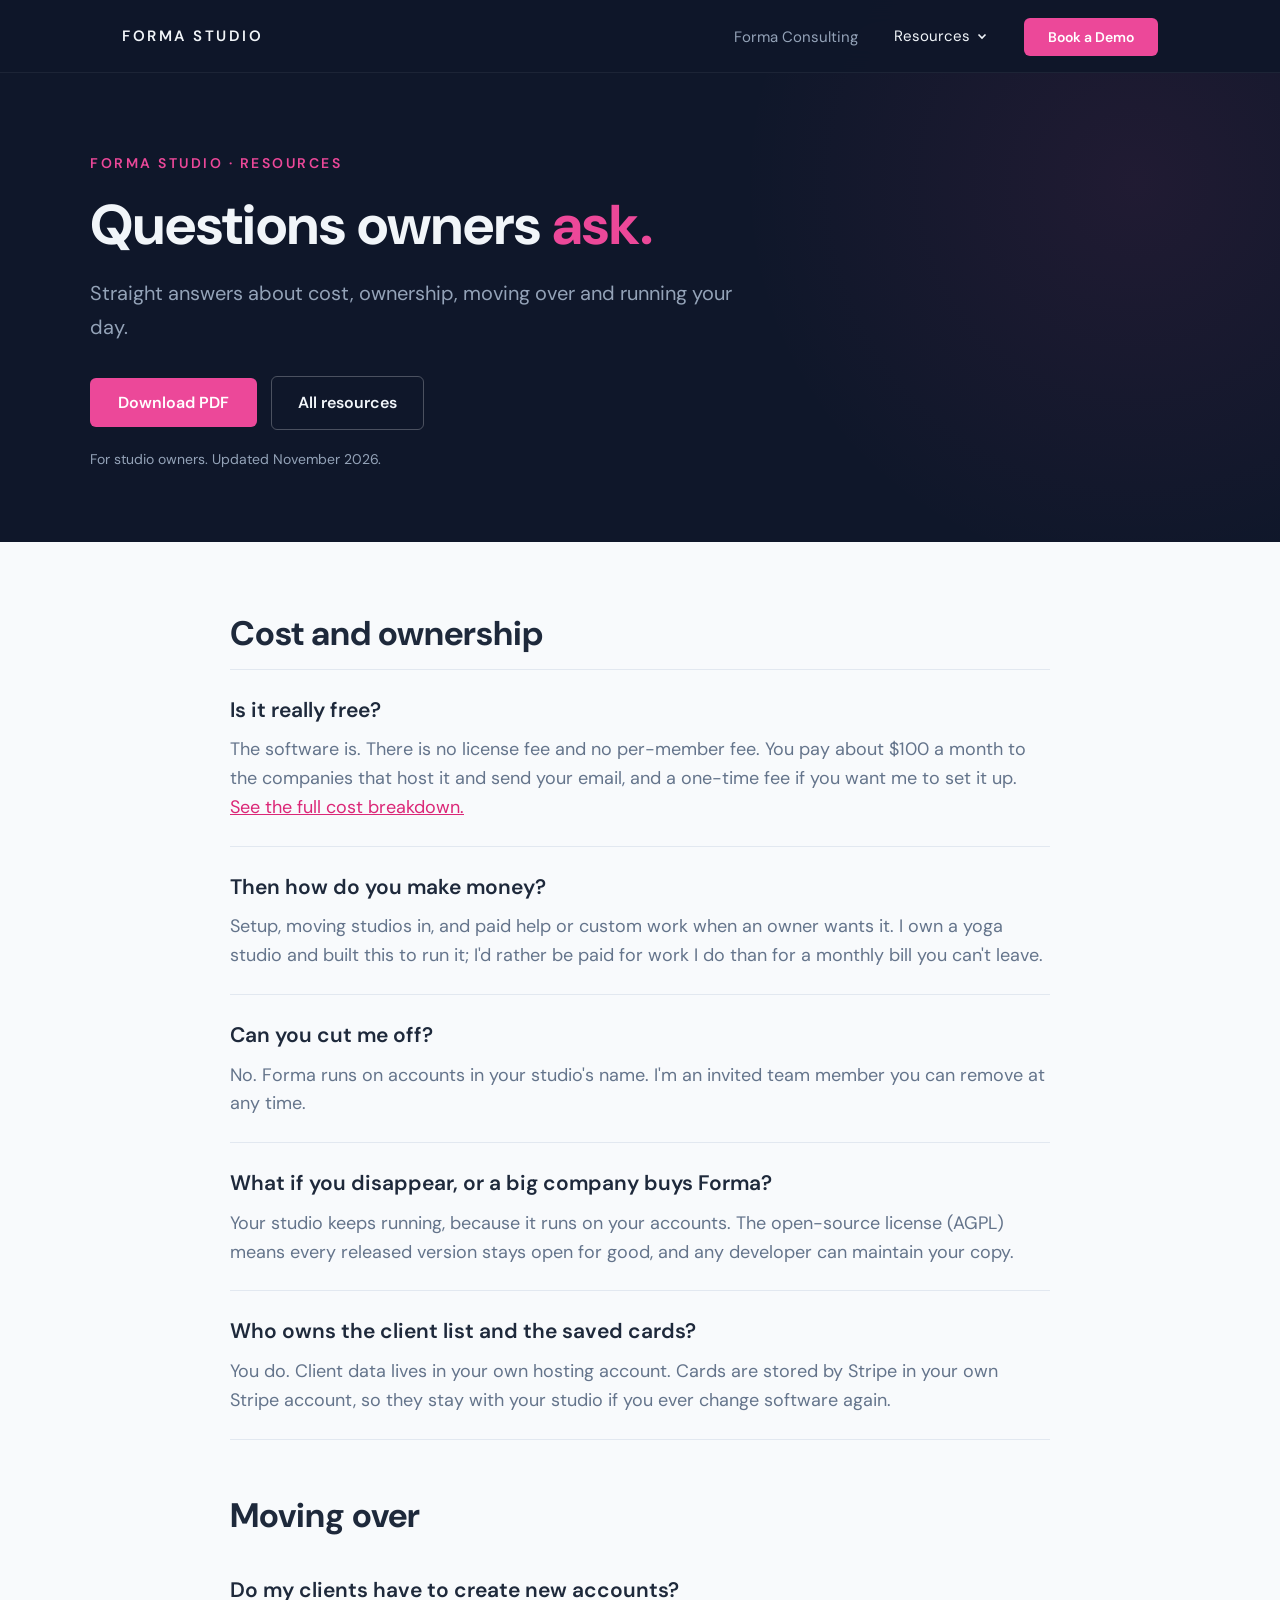
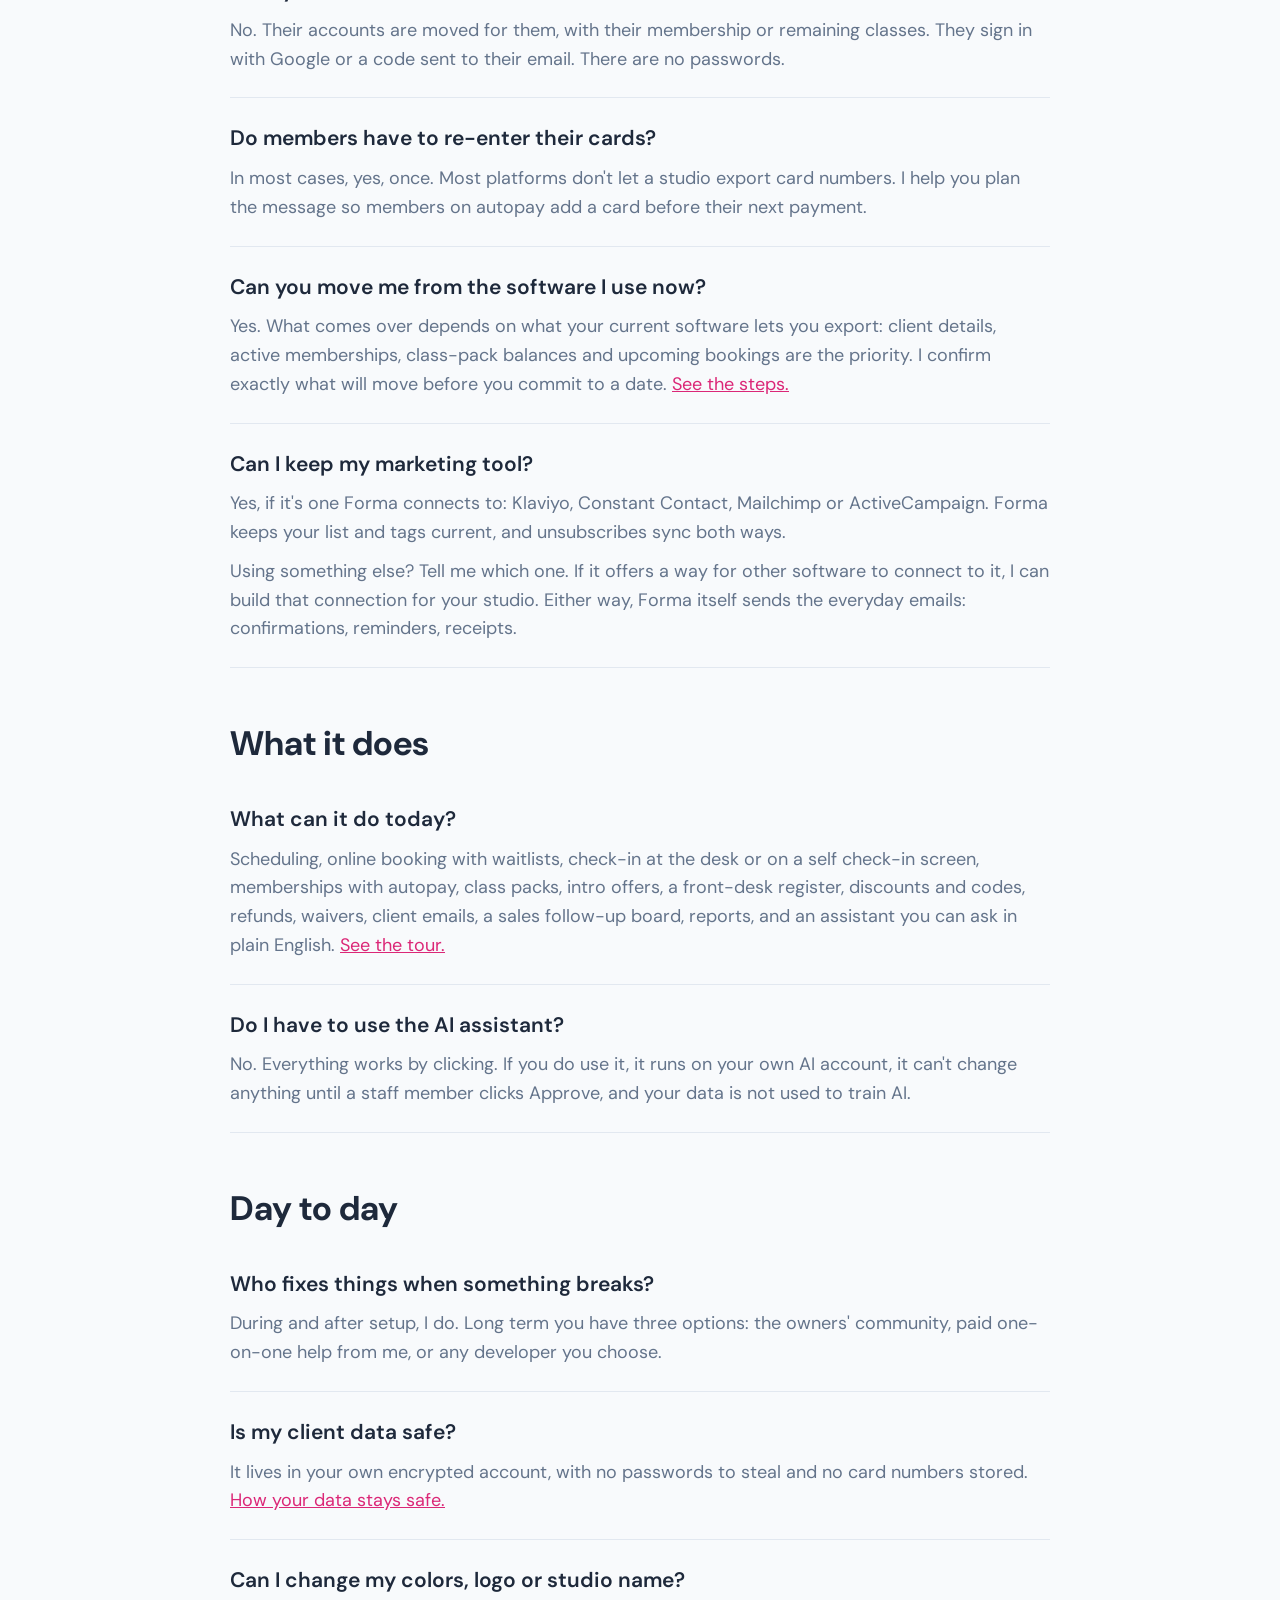
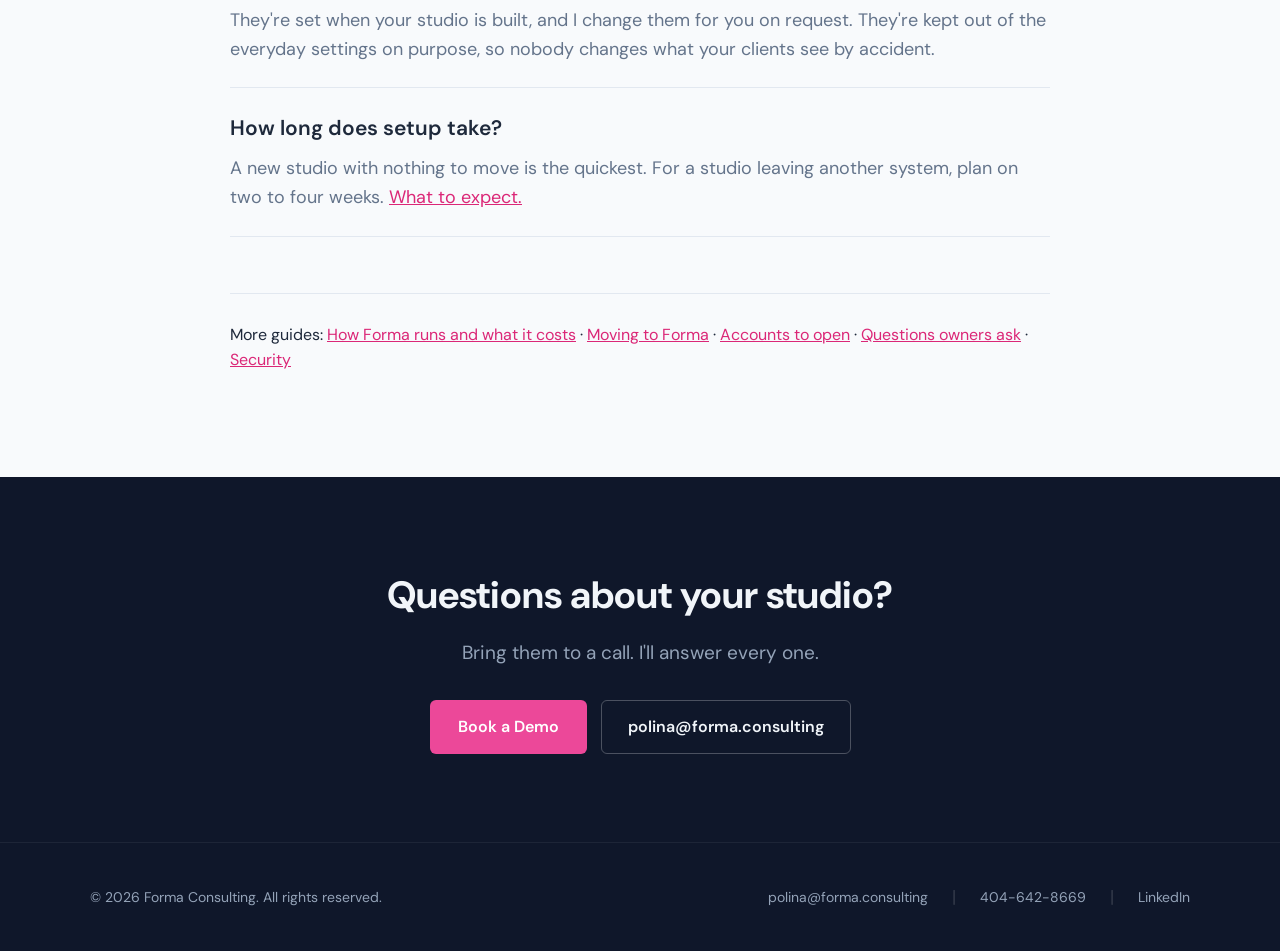
<file: studio/questions.html>
<!DOCTYPE html>
<html lang="en">
<head>
  <meta charset="UTF-8">
  <meta name="viewport" content="width=device-width, initial-scale=1.0">
  <title>Questions Studio Owners Ask About Forma Studio</title>
  <meta name="description" content="Straight answers about Forma Studio: is it really free, who owns the data, what happens to saved cards, and what happens if the founder disappears.">
  <meta property="og:title" content="Questions owners ask | Forma Studio">
  <meta property="og:description" content="Straight answers about Forma Studio: is it really free, who owns the data, what happens to saved cards, and what happens if the founder disappears.">
  <meta property="og:type" content="website">
  <meta property="og:url" content="https://forma.consulting/studio/questions">
  <meta property="og:image" content="https://forma.consulting/img/studio/admin-today.webp">
  <link rel="icon" href="/favicon.svg" type="image/svg+xml">
  <link rel="icon" href="/favicon-32.png" sizes="32x32" type="image/png">
  <link rel="apple-touch-icon" href="/apple-touch-icon.png">
  <link rel="preconnect" href="https://fonts.googleapis.com">
  <link rel="preconnect" href="https://fonts.gstatic.com" crossorigin>
  <link href="https://fonts.googleapis.com/css2?family=DM+Sans:ital,opsz,wght@0,9..40,300;0,9..40,400;0,9..40,500;0,9..40,600;0,9..40,700;1,9..40,400&display=swap" rel="stylesheet">
  <link rel="stylesheet" href="/studio/docs.css">
</head>
<body>

  <nav>
    <div class="nav-inner">
      <a href="/studio" class="nav-logo">Forma Studio</a>
      <button class="nav-toggle" aria-label="Menu" onclick="document.querySelector('.nav-links').classList.toggle('active')">
        <span></span><span></span><span></span>
      </button>
      <ul class="nav-links">
        <li><a href="/">Forma Consulting</a></li>
        <li class="has-menu">
          <button class="menu-btn" aria-haspopup="true" aria-current="true">Resources <svg viewBox="0 0 12 12" fill="none" stroke="currentColor" stroke-width="1.6" aria-hidden="true"><path d="M2.5 4.5 6 8l3.5-3.5"/></svg></button>
          <div class="submenu">
            <ul>
              <li><a href="/studio/videos">Video walkthroughs<small>One-minute videos of everyday tasks</small></a></li>
              <li><a href="/studio/how-it-runs">How it runs and what it costs<small>Where it lives and the monthly costs</small></a></li>
              <li><a href="/studio/moving">Moving to Forma<small>The steps from first call to switch day</small></a></li>
              <li><a href="/studio/accounts">Accounts to open<small>The accounts Forma runs on, in your name</small></a></li>
              <li><a href="/studio/questions" aria-current="page">Questions owners ask<small>Straight answers</small></a></li>
              <li><a href="/studio/security">Security<small>How your studio's data stays safe</small></a></li>
              <li><a href="/studio/resources">All resources<small>Every guide in one place</small></a></li>
            </ul>
          </div>
        </li>
        <li><a href="https://calendar.app.google/4B3roxv2gDkjjVwS9" class="nav-cta" target="_blank" rel="noopener">Book a Demo</a></li>
      </ul>
    </div>
  </nav>

  <section class="hero">
    <div class="inner">
      <p class="eyebrow"><a href="/studio">Forma Studio</a> · <a href="/studio/resources">Resources</a></p>
      <h1>Questions owners <span style="color:var(--accent)">ask.</span></h1>
      <p class="sub">Straight answers about cost, ownership, moving over and running your day.</p>
      <div class="hero-ctas">
        <button class="btn-primary" onclick="window.print()">Download PDF</button>
        <a href="/studio/resources" class="btn-ghost">All resources</a>
      </div>
      <p class="hero-micro">For studio owners. Updated November 2026.</p>
    </div>
  </section>

  <section class="doc">
    <div class="inner">
      <h2>Cost and ownership</h2>
      <div class="qa"><h3>Is it really free?</h3>
        <p>The software is. There is no license fee and no per-member fee. You pay about $100 a month to the companies that host it and send your email, and a one-time fee if you want me to set it up. <a href="/studio/how-it-runs">See the full cost breakdown.</a></p></div>
      <div class="qa"><h3>Then how do you make money?</h3>
        <p>Setup, moving studios in, and paid help or custom work when an owner wants it. I own a yoga studio and built this to run it; I'd rather be paid for work I do than for a monthly bill you can't leave.</p></div>
      <div class="qa"><h3>Can you cut me off?</h3>
        <p>No. Forma runs on accounts in your studio's name. I'm an invited team member you can remove at any time.</p></div>
      <div class="qa"><h3>What if you disappear, or a big company buys Forma?</h3>
        <p>Your studio keeps running, because it runs on your accounts. The open-source license (AGPL) means every released version stays open for good, and any developer can maintain your copy.</p></div>
      <div class="qa"><h3>Who owns the client list and the saved cards?</h3>
        <p>You do. Client data lives in your own hosting account. Cards are stored by Stripe in your own Stripe account, so they stay with your studio if you ever change software again.</p></div>

      <h2>Moving over</h2>
      <div class="qa"><h3>Do my clients have to create new accounts?</h3>
        <p>No. Their accounts are moved for them, with their membership or remaining classes. They sign in with Google or a code sent to their email. There are no passwords.</p></div>
      <div class="qa"><h3>Do members have to re-enter their cards?</h3>
        <p>In most cases, yes, once. Most platforms don't let a studio export card numbers. I help you plan the message so members on autopay add a card before their next payment.</p></div>
      <div class="qa"><h3>Can you move me from the software I use now?</h3>
        <p>Yes. What comes over depends on what your current software lets you export: client details, active memberships, class-pack balances and upcoming bookings are the priority. I confirm exactly what will move before you commit to a date. <a href="/studio/moving">See the steps.</a></p></div>
      <div class="qa"><h3>Can I keep my marketing tool?</h3>
        <p>Yes, if it's one Forma connects to: Klaviyo, Constant Contact, Mailchimp or ActiveCampaign. Forma keeps your list and tags current, and unsubscribes sync both ways.</p>
        <p>Using something else? Tell me which one. If it offers a way for other software to connect to it, I can build that connection for your studio. Either way, Forma itself sends the everyday emails: confirmations, reminders, receipts.</p></div>

      <h2>What it does</h2>
      <div class="qa"><h3>What can it do today?</h3>
        <p>Scheduling, online booking with waitlists, check-in at the desk or on a self check-in screen, memberships with autopay, class packs, intro offers, a front-desk register, discounts and codes, refunds, waivers, client emails, a sales follow-up board, reports, and an assistant you can ask in plain English. <a href="/studio">See the tour.</a></p></div>
      <div class="qa"><h3>Do I have to use the AI assistant?</h3>
        <p>No. Everything works by clicking. If you do use it, it runs on your own AI account, it can't change anything until a staff member clicks Approve, and your data is not used to train AI.</p></div>

      <h2>Day to day</h2>
      <div class="qa"><h3>Who fixes things when something breaks?</h3>
        <p>During and after setup, I do. Long term you have three options: the owners' community, paid one-on-one help from me, or any developer you choose.</p></div>
      <div class="qa"><h3>Is my client data safe?</h3>
        <p>It lives in your own encrypted account, with no passwords to steal and no card numbers stored. <a href="/studio/security">How your data stays safe.</a></p></div>
      <div class="qa"><h3>Can I change my colors, logo or studio name?</h3>
        <p>They're set when your studio is built, and I change them for you on request. They're kept out of the everyday settings on purpose, so nobody changes what your clients see by accident.</p></div>
      <div class="qa"><h3>How long does setup take?</h3>
        <p>A new studio with nothing to move is the quickest. For a studio leaving another system, plan on two to four weeks. <a href="/studio/moving">What to expect.</a></p></div>
      <p class="more">More guides: <a href="/studio/how-it-runs">How Forma runs and what it costs</a> · <a href="/studio/moving">Moving to Forma</a> · <a href="/studio/accounts">Accounts to open</a> · <a href="/studio/questions">Questions owners ask</a> · <a href="/studio/security">Security</a></p>
      <p class="print-only">Forma Studio · forma.consulting/studio/questions · polina@forma.consulting · November 2026</p>
    </div>
  </section>

  <section class="closing">
    <div class="inner">
      <h2>Questions about your studio?</h2>
      <p>Bring them to a call. I'll answer every one.</p>
      <div class="hero-ctas">
        <a href="https://calendar.app.google/4B3roxv2gDkjjVwS9" class="btn-primary" target="_blank" rel="noopener">Book a Demo</a>
        <a href="mailto:polina@forma.consulting" class="btn-ghost">polina@forma.consulting</a>
      </div>
    </div>
  </section>

  <footer>
    <div class="footer-inner">
      <div class="footer-left">© 2026 Forma Consulting. All rights reserved.</div>
      <div class="footer-right">
        <a href="mailto:polina@forma.consulting">polina@forma.consulting</a>
        <span class="footer-divider">|</span>
        <a href="tel:4046428669">404-642-8669</a>
        <span class="footer-divider">|</span>
        <a href="https://www.linkedin.com/in/denissova/" target="_blank" rel="noopener">LinkedIn</a>
      </div>
    </div>
  </footer>

</body>
</html>
</file>
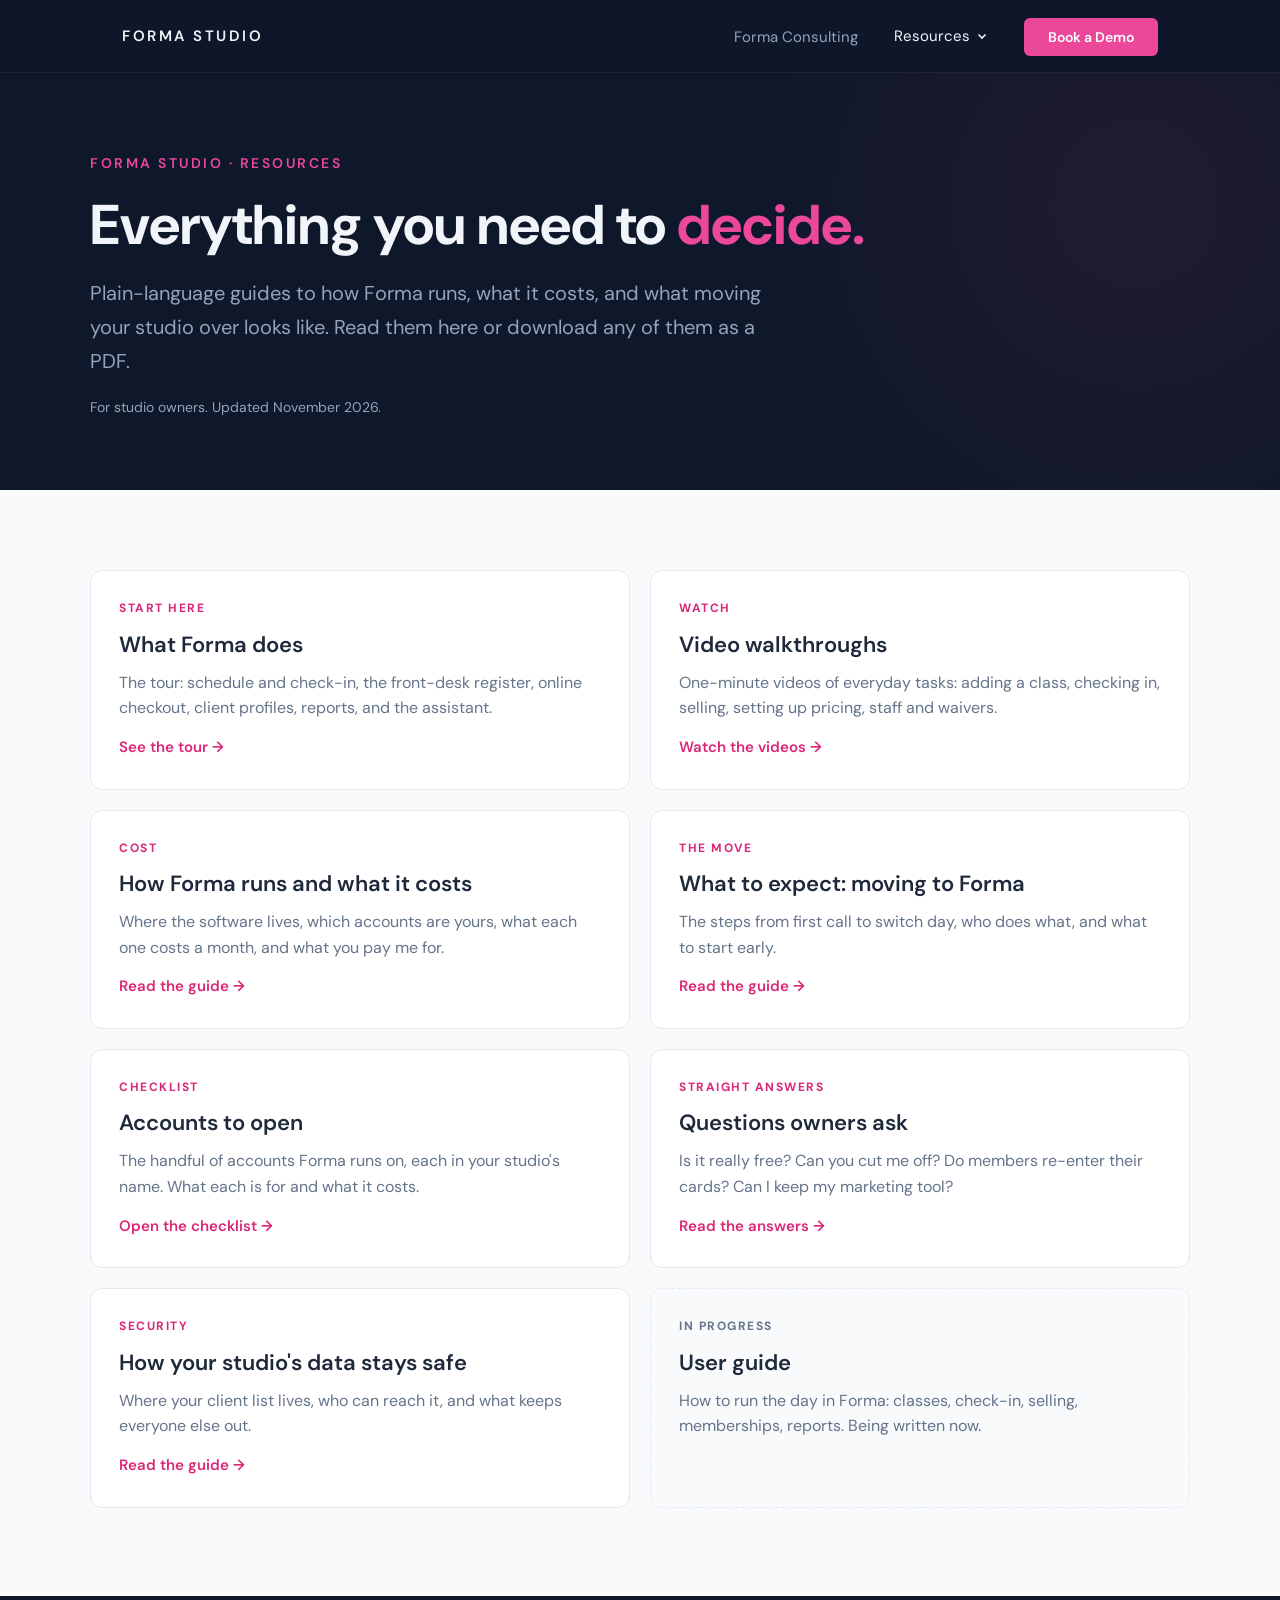
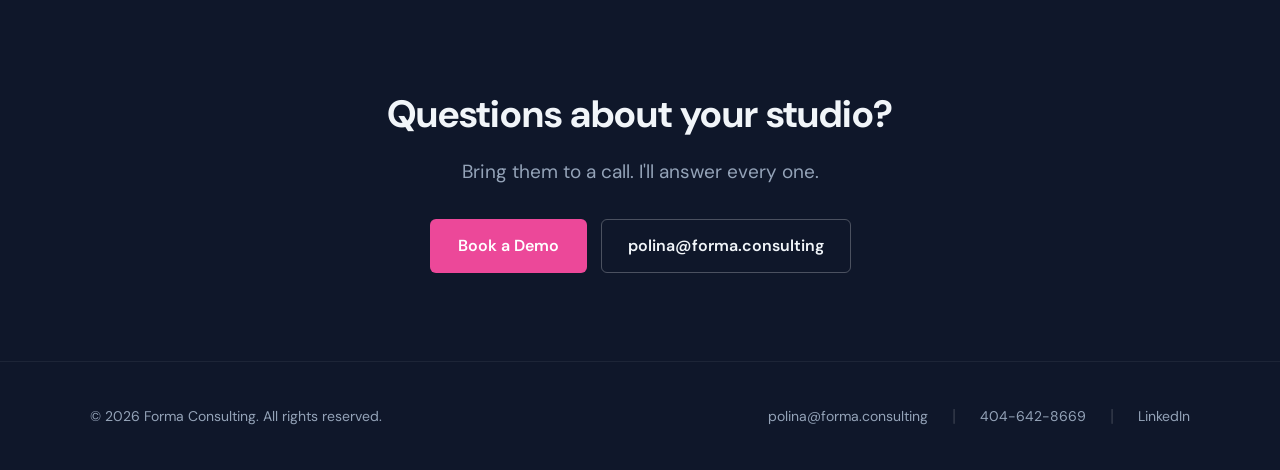
<file: studio/resources.html>
<!DOCTYPE html>
<html lang="en">
<head>
  <meta charset="UTF-8">
  <meta name="viewport" content="width=device-width, initial-scale=1.0">
  <title>Forma Studio Resources: Guides for Studio Owners</title>
  <meta name="description" content="Plain-language guides to Forma Studio: how it runs, what it costs, what moving over looks like, the accounts you open, security, and answers to the questions owners ask.">
  <meta property="og:title" content="Guides for studio owners | Forma Studio">
  <meta property="og:description" content="Plain-language guides to Forma Studio: how it runs, what it costs, what moving over looks like, the accounts you open, security, and answers to the questions owners ask.">
  <meta property="og:type" content="website">
  <meta property="og:url" content="https://forma.consulting/studio/resources">
  <meta property="og:image" content="https://forma.consulting/img/studio/admin-today.webp">
  <link rel="icon" href="/favicon.svg" type="image/svg+xml">
  <link rel="icon" href="/favicon-32.png" sizes="32x32" type="image/png">
  <link rel="apple-touch-icon" href="/apple-touch-icon.png">
  <link rel="preconnect" href="https://fonts.googleapis.com">
  <link rel="preconnect" href="https://fonts.gstatic.com" crossorigin>
  <link href="https://fonts.googleapis.com/css2?family=DM+Sans:ital,opsz,wght@0,9..40,300;0,9..40,400;0,9..40,500;0,9..40,600;0,9..40,700;1,9..40,400&display=swap" rel="stylesheet">
  <link rel="stylesheet" href="/studio/docs.css">
</head>
<body>

  <nav>
    <div class="nav-inner">
      <a href="/studio" class="nav-logo">Forma Studio</a>
      <button class="nav-toggle" aria-label="Menu" onclick="document.querySelector('.nav-links').classList.toggle('active')">
        <span></span><span></span><span></span>
      </button>
      <ul class="nav-links">
        <li><a href="/">Forma Consulting</a></li>
        <li class="has-menu">
          <button class="menu-btn" aria-haspopup="true" aria-current="true">Resources <svg viewBox="0 0 12 12" fill="none" stroke="currentColor" stroke-width="1.6" aria-hidden="true"><path d="M2.5 4.5 6 8l3.5-3.5"/></svg></button>
          <div class="submenu">
            <ul>
              <li><a href="/studio/videos">Video walkthroughs<small>One-minute videos of everyday tasks</small></a></li>
              <li><a href="/studio/how-it-runs">How it runs and what it costs<small>Where it lives and the monthly costs</small></a></li>
              <li><a href="/studio/moving">Moving to Forma<small>The steps from first call to switch day</small></a></li>
              <li><a href="/studio/accounts">Accounts to open<small>The accounts Forma runs on, in your name</small></a></li>
              <li><a href="/studio/questions">Questions owners ask<small>Straight answers</small></a></li>
              <li><a href="/studio/security">Security<small>How your studio's data stays safe</small></a></li>
              <li><a href="/studio/resources" aria-current="page">All resources<small>Every guide in one place</small></a></li>
            </ul>
          </div>
        </li>
        <li><a href="https://calendar.app.google/4B3roxv2gDkjjVwS9" class="nav-cta" target="_blank" rel="noopener">Book a Demo</a></li>
      </ul>
    </div>
  </nav>

  <section class="hero">
    <div class="inner">
      <p class="eyebrow"><a href="/studio">Forma Studio</a> · Resources</p>
      <h1>Everything you need to <span style="color:var(--accent)">decide.</span></h1>
      <p class="sub">Plain-language guides to how Forma runs, what it costs, and what moving your studio over looks like. Read them here or download any of them as a PDF.</p>
      
      <p class="hero-micro">For studio owners. Updated November 2026.</p>
    </div>
  </section>

  <section class="doc">
    <div class="inner" style="max-width:var(--max-width)">
      <div class="cards">
        <a class="card" href="/studio">
          <p class="kicker">Start here</p>
          <h3>What Forma does</h3>
          <p>The tour: schedule and check-in, the front-desk register, online checkout, client profiles, reports, and the assistant.</p>
          <span class="go">See the tour &rarr;</span>
        </a>
        <a class="card" href="/studio/videos">
          <p class="kicker">Watch</p>
          <h3>Video walkthroughs</h3>
          <p>One-minute videos of everyday tasks: adding a class, checking in, selling, setting up pricing, staff and waivers.</p>
          <span class="go">Watch the videos &rarr;</span>
        </a>
        <a class="card" href="/studio/how-it-runs">
          <p class="kicker">Cost</p>
          <h3>How Forma runs and what it costs</h3>
          <p>Where the software lives, which accounts are yours, what each one costs a month, and what you pay me for.</p>
          <span class="go">Read the guide &rarr;</span>
        </a>
        <a class="card" href="/studio/moving">
          <p class="kicker">The move</p>
          <h3>What to expect: moving to Forma</h3>
          <p>The steps from first call to switch day, who does what, and what to start early.</p>
          <span class="go">Read the guide &rarr;</span>
        </a>
        <a class="card" href="/studio/accounts">
          <p class="kicker">Checklist</p>
          <h3>Accounts to open</h3>
          <p>The handful of accounts Forma runs on, each in your studio's name. What each is for and what it costs.</p>
          <span class="go">Open the checklist &rarr;</span>
        </a>
        <a class="card" href="/studio/questions">
          <p class="kicker">Straight answers</p>
          <h3>Questions owners ask</h3>
          <p>Is it really free? Can you cut me off? Do members re-enter their cards? Can I keep my marketing tool?</p>
          <span class="go">Read the answers &rarr;</span>
        </a>
        <a class="card" href="/studio/security">
          <p class="kicker">Security</p>
          <h3>How your studio's data stays safe</h3>
          <p>Where your client list lives, who can reach it, and what keeps everyone else out.</p>
          <span class="go">Read the guide &rarr;</span>
        </a>
        <div class="card soon">
          <p class="kicker">In progress</p>
          <h3>User guide</h3>
          <p>How to run the day in Forma: classes, check-in, selling, memberships, reports. Being written now.</p>
        </div>
      </div>
    </div>
  </section>

  <section class="closing">
    <div class="inner">
      <h2>Questions about your studio?</h2>
      <p>Bring them to a call. I'll answer every one.</p>
      <div class="hero-ctas">
        <a href="https://calendar.app.google/4B3roxv2gDkjjVwS9" class="btn-primary" target="_blank" rel="noopener">Book a Demo</a>
        <a href="mailto:polina@forma.consulting" class="btn-ghost">polina@forma.consulting</a>
      </div>
    </div>
  </section>

  <footer>
    <div class="footer-inner">
      <div class="footer-left">© 2026 Forma Consulting. All rights reserved.</div>
      <div class="footer-right">
        <a href="mailto:polina@forma.consulting">polina@forma.consulting</a>
        <span class="footer-divider">|</span>
        <a href="tel:4046428669">404-642-8669</a>
        <span class="footer-divider">|</span>
        <a href="https://www.linkedin.com/in/denissova/" target="_blank" rel="noopener">LinkedIn</a>
      </div>
    </div>
  </footer>

</body>
</html>
</file>
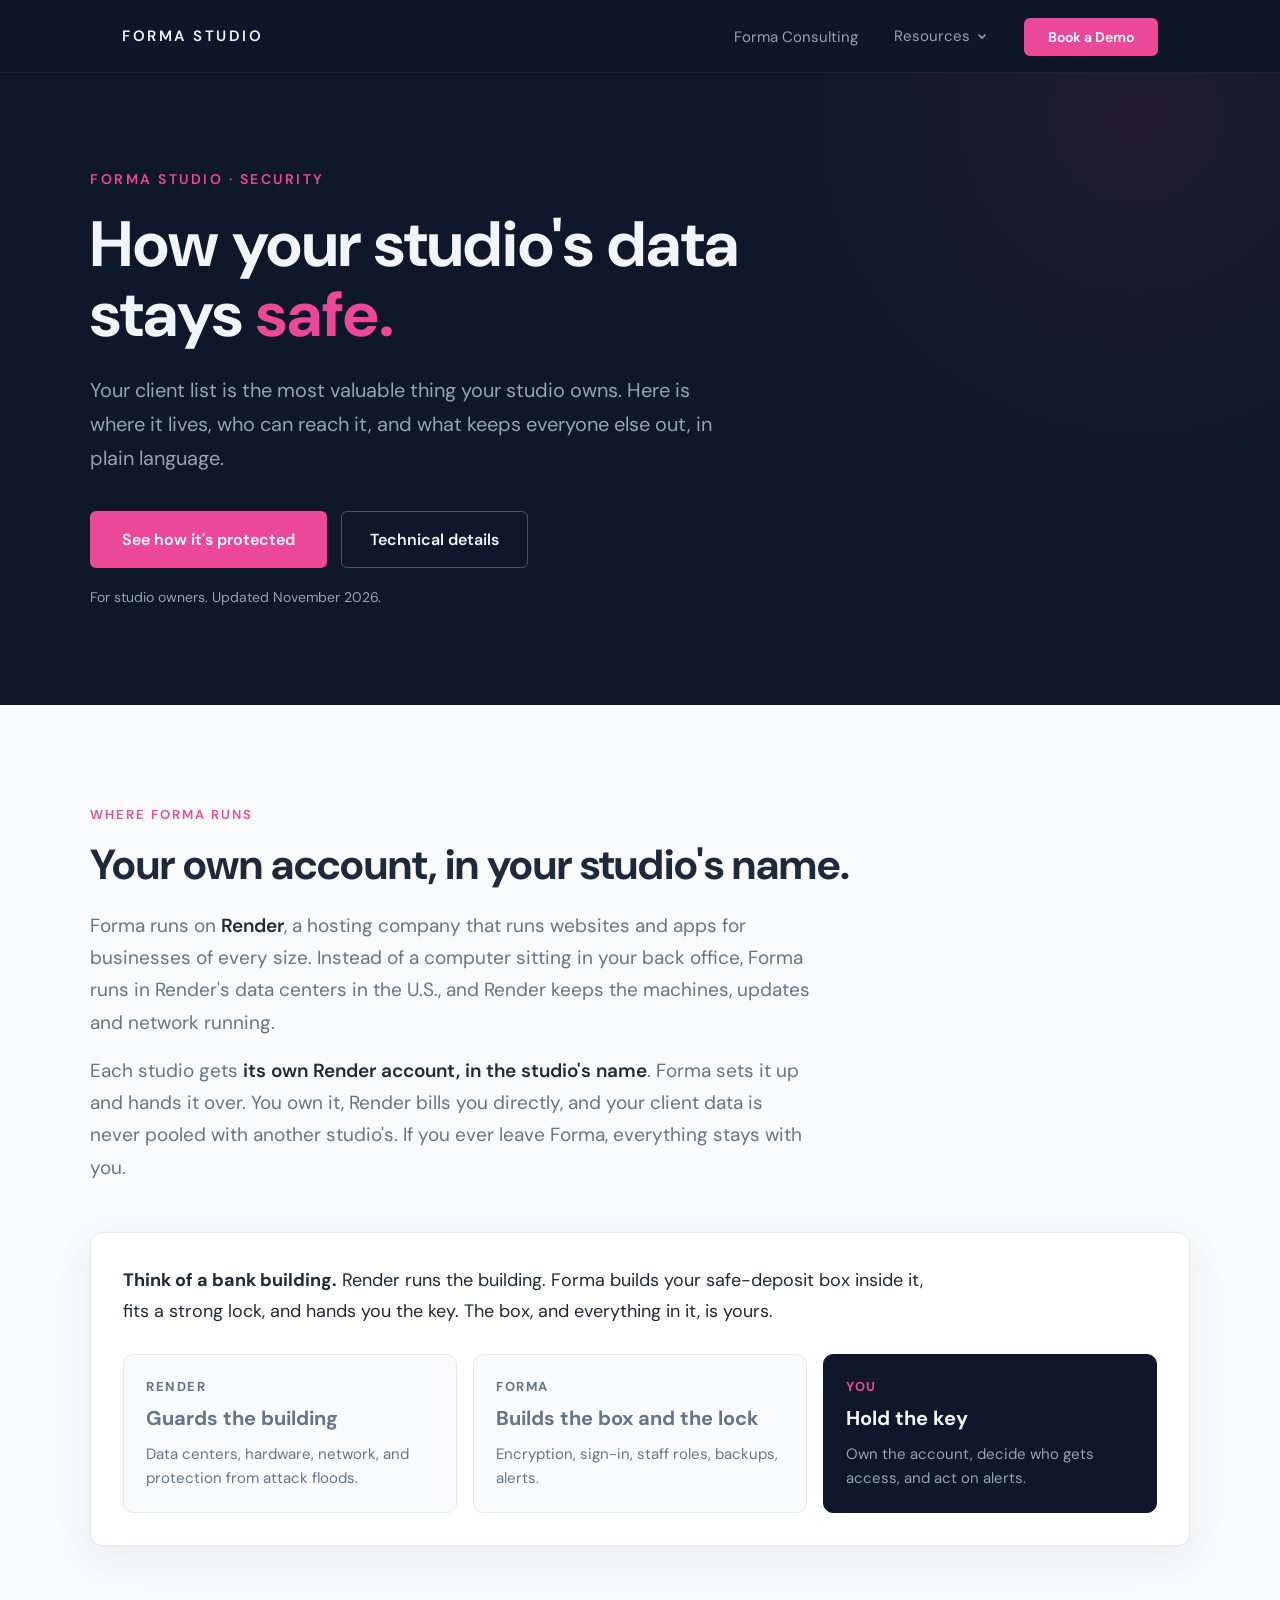
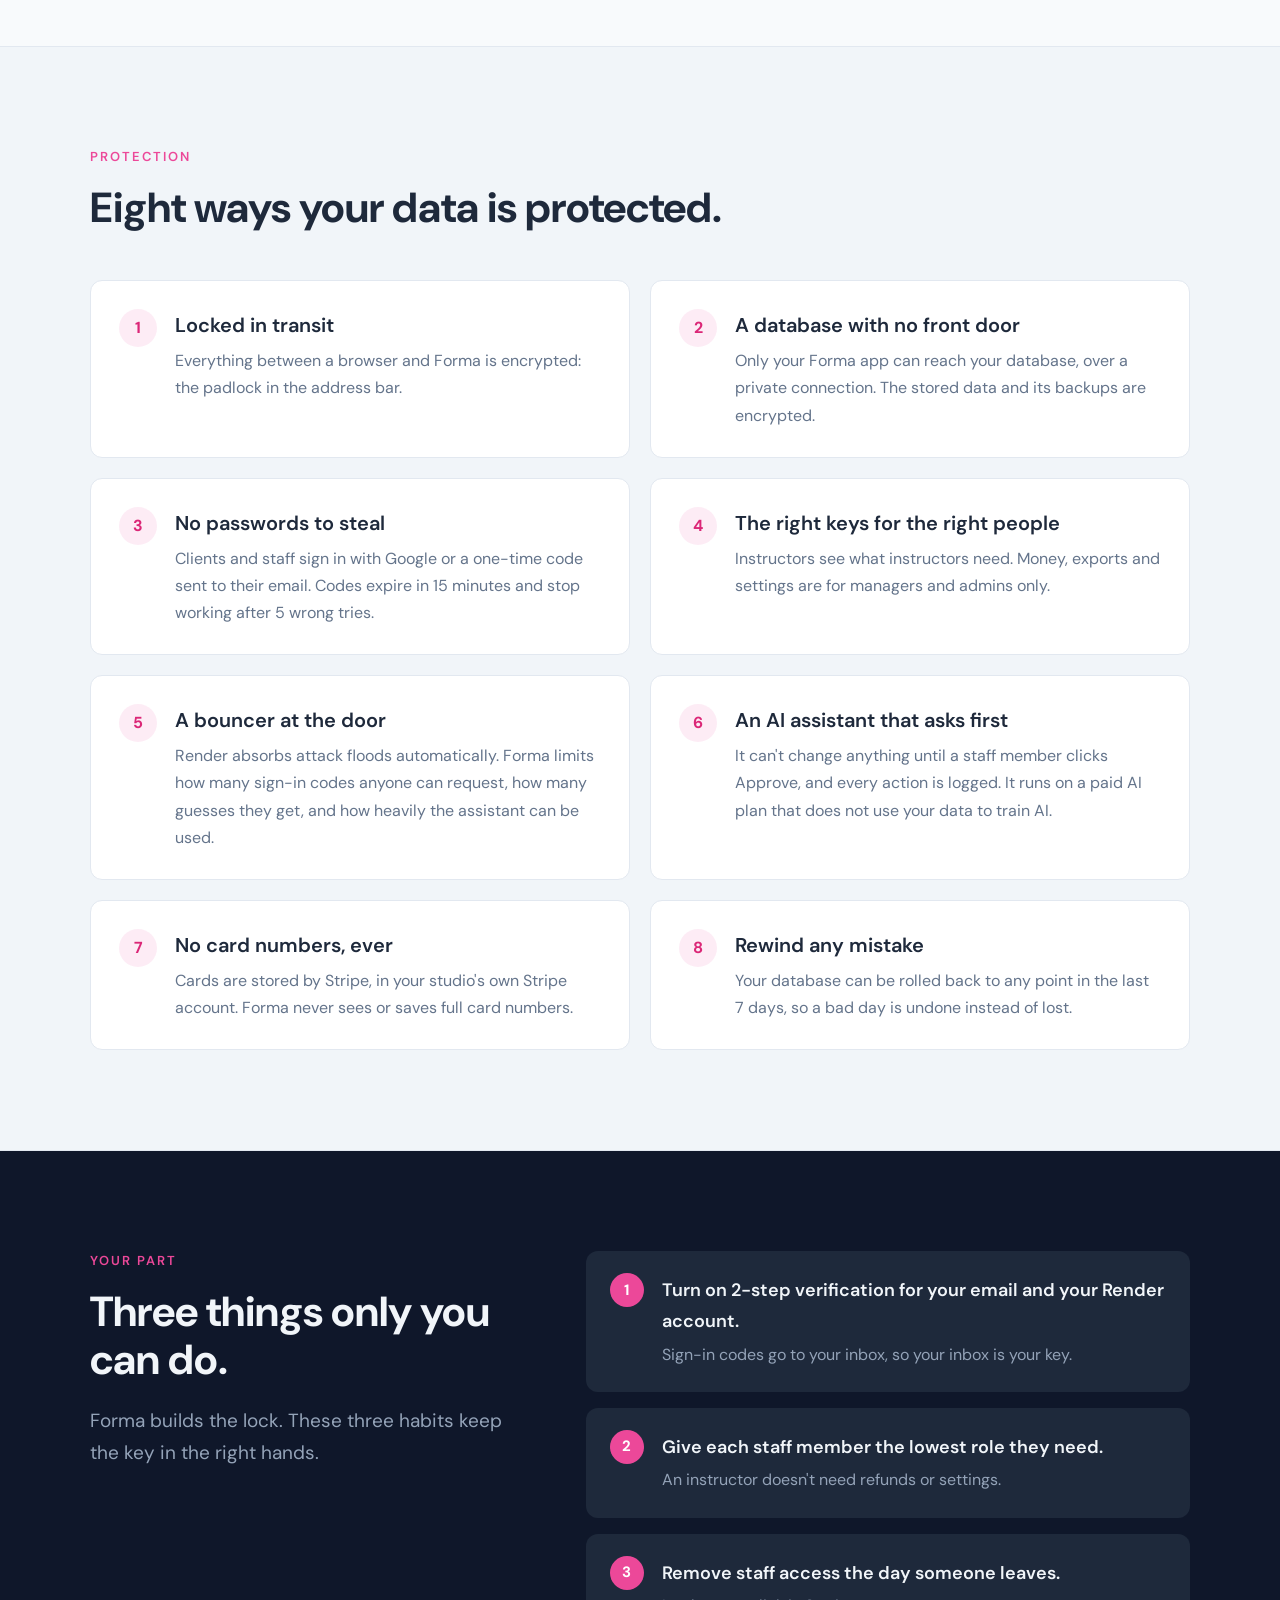
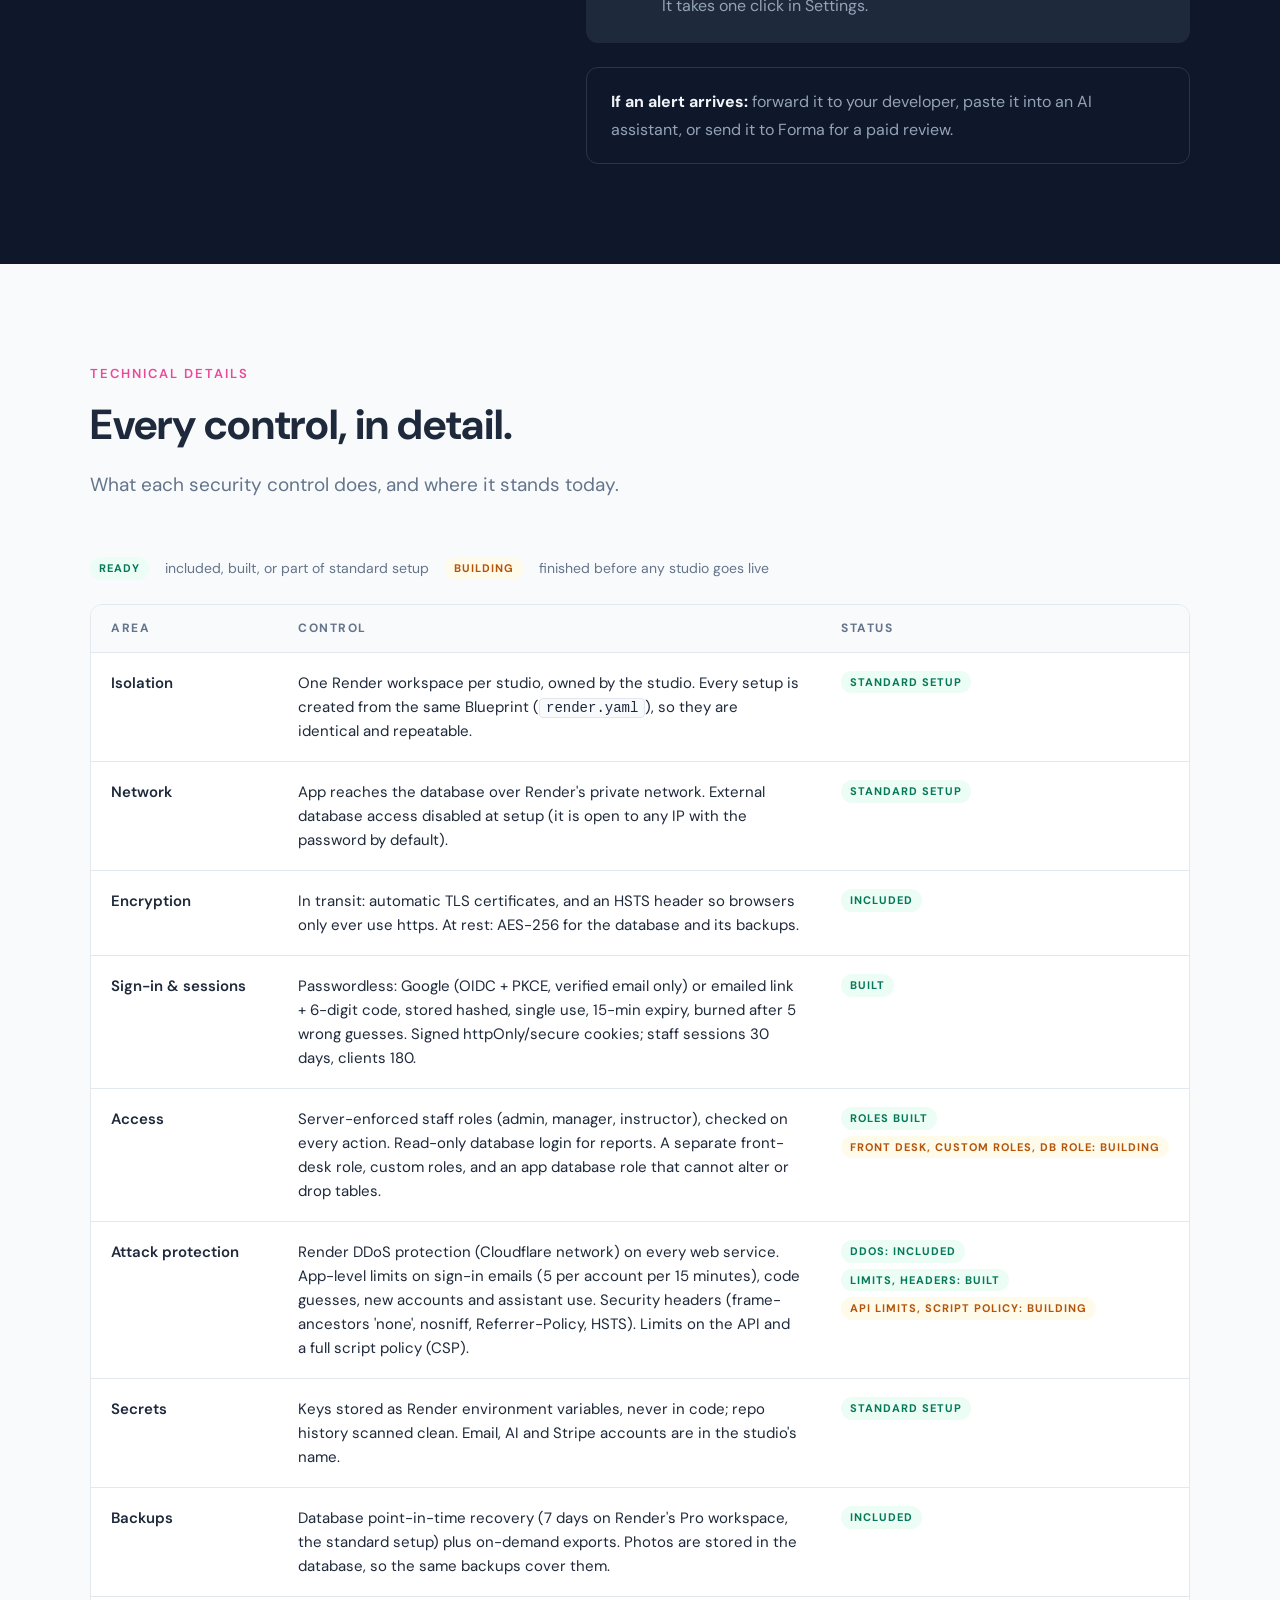
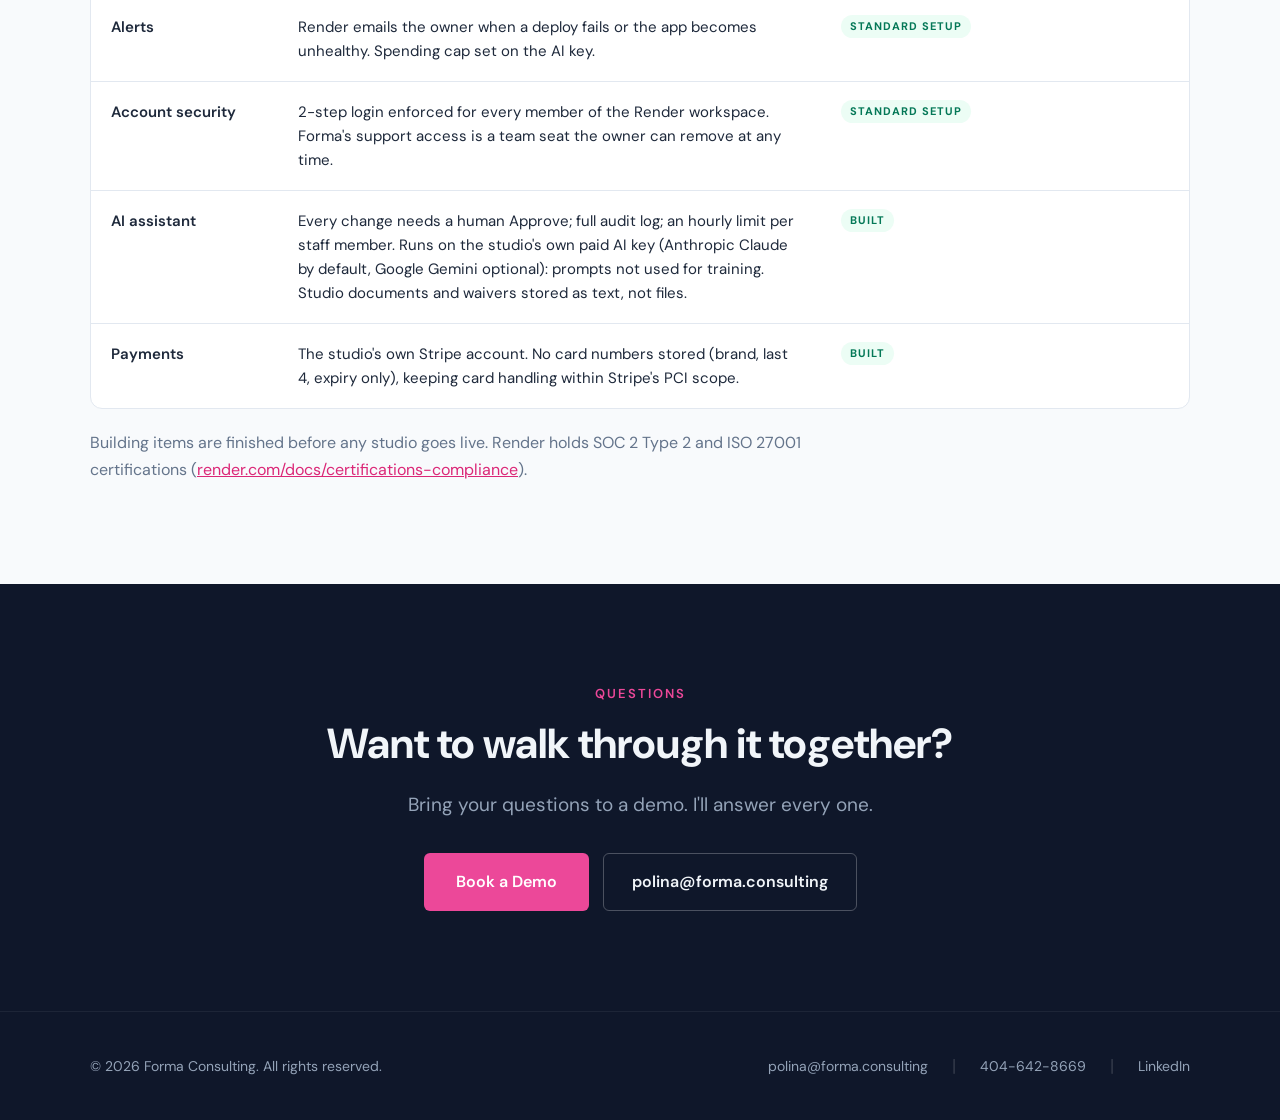
<file: studio/security.html>
<!DOCTYPE html>
<html lang="en">
<head>
  <meta charset="UTF-8">
  <meta name="viewport" content="width=device-width, initial-scale=1.0">
  <title>Forma Studio Security: How Your Studio's Data Stays Safe</title>
  <meta name="description" content="Where Forma Studio runs, who can reach your client data, and what keeps everyone else out, in plain language. Full technical details included.">
  <meta property="og:title" content="How your studio's data stays safe | Forma Studio">
  <meta property="og:description" content="Where Forma runs, who can reach your client data, and what keeps everyone else out, in plain language.">
  <meta property="og:type" content="website">
  <meta property="og:url" content="https://forma.consulting/studio/security">
  <meta property="og:image" content="https://forma.consulting/img/studio/admin-today.webp">
  <link rel="icon" href="/favicon.svg" type="image/svg+xml">
  <link rel="icon" href="/favicon-32.png" sizes="32x32" type="image/png">
  <link rel="apple-touch-icon" href="/apple-touch-icon.png">
  <link rel="preconnect" href="https://fonts.googleapis.com">
  <link rel="preconnect" href="https://fonts.gstatic.com" crossorigin>
  <link href="https://fonts.googleapis.com/css2?family=DM+Sans:ital,opsz,wght@0,9..40,300;0,9..40,400;0,9..40,500;0,9..40,600;0,9..40,700;1,9..40,400&display=swap" rel="stylesheet">
  <style>
    *, *::before, *::after { margin: 0; padding: 0; box-sizing: border-box; }

    :root {
      --dark: #0F172A;
      --dark-mid: #1E293B;
      --light: #F8FAFC;
      --light-mid: #E2E8F0;
      --text-on-dark: #F1F5F9;
      --text-on-light: #1E293B;
      --text-muted-dark: #94A3B8;
      --text-muted-light: #64748B;
      --accent: #EC4899;
      --accent-hover: #DB2777;
      --ok: #047857;
      --ok-bg: #ECFDF5;
      --wip: #B45309;
      --wip-bg: #FFFBEB;
      --max-width: 1100px;
      --section-padding: 100px;
    }

    html { scroll-behavior: smooth; }

    body {
      font-family: 'DM Sans', -apple-system, BlinkMacSystemFont, sans-serif;
      font-size: 18px;
      line-height: 1.6;
      color: var(--text-on-light);
      background: var(--light);
      -webkit-font-smoothing: antialiased;
    }

    a { color: var(--accent-hover); }

    /* NAV (same as homepage) */
    nav {
      position: fixed; top: 0; left: 0; right: 0; z-index: 100;
      background: rgba(15, 23, 42, 0.95);
      backdrop-filter: blur(12px);
      border-bottom: 1px solid rgba(255,255,255,0.06);
    }
    .nav-inner {
      max-width: var(--max-width); margin: 0 auto; padding: 0 32px; height: 72px;
      display: flex; align-items: center; justify-content: space-between;
    }
    .nav-logo {
      font-size: 15px; font-weight: 600; letter-spacing: 2.5px;
      color: var(--text-on-dark); text-transform: uppercase; text-decoration: none;
    }
    .nav-links { display: flex; align-items: center; gap: 36px; list-style: none; }
    .nav-links a { color: var(--text-muted-dark); text-decoration: none; font-size: 15px; transition: color 0.2s; }
    .nav-links a:hover, .nav-links a[aria-current="page"] { color: var(--text-on-dark); }
    .nav-cta {
      background: var(--accent) !important; color: white !important;
      padding: 10px 24px; border-radius: 6px; font-weight: 600 !important; font-size: 14px !important;
      transition: background 0.2s;
    }
    .nav-cta:hover { background: var(--accent-hover) !important; }
    .nav-toggle { display: none; background: none; border: none; cursor: pointer; padding: 8px; }
    .nav-toggle span { display: block; width: 24px; height: 2px; background: var(--text-on-dark); margin: 6px 0; }

    .nav-links a, .menu-btn { white-space: nowrap; }
    .has-menu { position: relative; }
    .menu-btn { background: none; border: 0; color: var(--text-muted-dark); font: inherit; font-size: 15px; cursor: pointer; display: inline-flex; align-items: center; gap: 6px; padding: 8px 0; }
    .menu-btn:hover, .has-menu:focus-within .menu-btn { color: var(--text-on-dark); }
    .menu-btn svg { width: 12px; height: 12px; }
    .submenu { display: none; position: absolute; top: 100%; left: -16px; padding-top: 14px; }
    .has-menu:hover .submenu, .has-menu:focus-within .submenu { display: block; }
    .submenu ul { list-style: none; background: var(--dark-mid); border: 1px solid rgba(255,255,255,0.08); border-radius: 10px; padding: 8px; min-width: 280px; box-shadow: 0 16px 40px rgba(0,0,0,0.35); }
    .submenu a { display: block; padding: 10px 12px; border-radius: 6px; color: var(--text-on-dark) !important; font-size: 15px; }
    .submenu a small { display: block; color: var(--text-muted-dark); font-size: 13px; margin-top: 2px; }
    .submenu a:hover { background: rgba(255,255,255,0.06); }

    /* SHARED */
    .section { padding: var(--section-padding) 32px; }
    .inner { max-width: var(--max-width); margin: 0 auto; }
    .section-label {
      font-size: 13px; font-weight: 600; letter-spacing: 2px; text-transform: uppercase;
      color: var(--accent); margin-bottom: 16px;
    }
    .section-title {
      font-size: clamp(32px, 4vw, 42px); font-weight: 700; line-height: 1.15;
      color: var(--text-on-light); margin-bottom: 20px; max-width: 760px;
    }
    .section-lede { font-size: 19px; color: var(--text-muted-light); max-width: 720px; line-height: 1.7; }
    .section-lede + .section-lede { margin-top: 16px; }
    .section-lede strong { color: var(--text-on-light); font-weight: 600; }
    .dark { background: var(--dark); }
    .dark .section-title { color: var(--text-on-dark); }
    .dark .section-lede { color: var(--text-muted-dark); }
    .tint { background: #F1F5F9; border-top: 1px solid var(--light-mid); border-bottom: 1px solid var(--light-mid); }

    .btn-primary {
      display: inline-block; background: var(--accent); color: white;
      padding: 16px 32px; border-radius: 6px; font-weight: 600; font-size: 16px;
      text-decoration: none; transition: background 0.2s, transform 0.1s;
    }
    .btn-primary:hover { background: var(--accent-hover); transform: translateY(-1px); }
    .btn-ghost {
      display: inline-block; color: var(--text-on-dark); border: 1px solid rgba(255,255,255,0.25);
      padding: 15px 28px; border-radius: 6px; font-weight: 600; font-size: 16px; text-decoration: none;
      transition: border-color 0.2s;
    }
    .btn-ghost:hover { border-color: var(--text-on-dark); }

    /* HERO */
    .hero { background: var(--dark); padding: 168px 32px 96px; position: relative; overflow: hidden; }
    .hero::before {
      content: ''; position: absolute; top: -40%; right: -20%; width: 800px; height: 800px;
      background: radial-gradient(circle, rgba(236,72,153,0.08) 0%, transparent 70%); pointer-events: none;
    }
    .hero .inner { position: relative; z-index: 1; }
    .eyebrow { font-size: 14px; font-weight: 600; letter-spacing: 2.5px; text-transform: uppercase; color: var(--accent); margin-bottom: 20px; }
    .hero h1 {
      font-size: clamp(40px, 5.5vw, 64px); font-weight: 700; line-height: 1.08;
      color: var(--text-on-dark); max-width: 800px; margin-bottom: 24px;
    }
    .hero p.sub { font-size: 20px; color: var(--text-muted-dark); max-width: 640px; margin-bottom: 36px; line-height: 1.7; }
    .hero-ctas { display: flex; flex-wrap: wrap; gap: 14px; align-items: center; }
    .hero-micro { margin-top: 18px; font-size: 14px; color: var(--text-muted-dark); }

    /* BANK ANALOGY */
    .analogy {
      margin-top: 48px; background: white; border: 1px solid var(--light-mid); border-radius: 12px;
      padding: 32px; box-shadow: 0 12px 40px rgba(15, 23, 42, 0.06);
    }
    .analogy > p { font-size: 18px; line-height: 1.7; max-width: 820px; }
    .analogy > p strong { font-weight: 700; }
    .roles { display: grid; grid-template-columns: repeat(3, 1fr); gap: 16px; margin-top: 28px; }
    .role { border-radius: 10px; padding: 22px; border: 1px solid var(--light-mid); background: var(--light); }
    .role h3 { font-size: 13px; font-weight: 700; letter-spacing: 1.5px; text-transform: uppercase; margin-bottom: 4px; color: var(--text-muted-light); }
    .role .verb { font-size: 20px; font-weight: 700; margin-bottom: 8px; }
    .role p { font-size: 15px; color: var(--text-muted-light); line-height: 1.6; }
    .role.you { background: var(--dark); border-color: var(--dark); }
    .role.you h3 { color: var(--accent); }
    .role.you .verb { color: var(--text-on-dark); }
    .role.you p { color: var(--text-muted-dark); }

    /* EIGHT PROTECTIONS */
    .protections { display: grid; grid-template-columns: repeat(2, 1fr); gap: 20px; margin-top: 48px; }
    .protect {
      background: white; border: 1px solid var(--light-mid); border-radius: 12px; padding: 28px 28px 28px 84px;
      position: relative;
    }
    .protect .num {
      position: absolute; left: 28px; top: 28px; width: 38px; height: 38px; border-radius: 50%;
      background: rgba(236,72,153,0.10); color: var(--accent-hover); font-weight: 700; font-size: 16px;
      display: flex; align-items: center; justify-content: center;
    }
    .protect h3 { font-size: 20px; font-weight: 600; margin-bottom: 6px; display: flex; flex-wrap: wrap; align-items: center; gap: 10px; }
    .protect p { font-size: 16px; color: var(--text-muted-light); line-height: 1.7; }

    /* STATUS PILLS */
    .pill {
      display: inline-block; font-size: 11px; font-weight: 700; letter-spacing: 1px; text-transform: uppercase;
      padding: 3px 9px; border-radius: 999px; line-height: 1.5; white-space: nowrap;
    }
    .pill.ok { background: var(--ok-bg); color: var(--ok); }
    .pill.wip { background: var(--wip-bg); color: var(--wip); }

    /* YOUR PART */
    .your-part { display: grid; grid-template-columns: 5fr 7fr; gap: 64px; align-items: start; }
    .steps { list-style: none; counter-reset: step; display: flex; flex-direction: column; gap: 16px; }
    .steps li {
      counter-increment: step; background: var(--dark-mid); border-radius: 12px; padding: 24px 24px 24px 76px;
      position: relative; color: var(--text-muted-dark); font-size: 16px; line-height: 1.7;
    }
    .steps li::before {
      content: counter(step); position: absolute; left: 24px; top: 22px; width: 34px; height: 34px; border-radius: 50%;
      background: var(--accent); color: white; font-weight: 700; font-size: 15px;
      display: flex; align-items: center; justify-content: center;
    }
    .steps li strong { display: block; color: var(--text-on-dark); font-size: 18px; font-weight: 600; margin-bottom: 4px; }
    .alert-note {
      margin-top: 24px; border: 1px solid rgba(255,255,255,0.12); border-radius: 12px; padding: 20px 24px;
      font-size: 16px; color: var(--text-muted-dark); line-height: 1.7;
    }
    .alert-note strong { color: var(--text-on-dark); }

    /* TECHNICAL */
    .tech-block { margin-top: 56px; }
    .tech-block h3 { font-size: 24px; font-weight: 700; margin-bottom: 8px; }
    .tech-block > p { font-size: 16px; color: var(--text-muted-light); line-height: 1.7; max-width: 760px; }
    .table-wrap { margin-top: 24px; background: white; border: 1px solid var(--light-mid); border-radius: 12px; overflow: hidden; }
    table { width: 100%; border-collapse: collapse; font-size: 15px; line-height: 1.6; }
    th {
      text-align: left; font-size: 12px; font-weight: 700; letter-spacing: 1.5px; text-transform: uppercase;
      color: var(--text-muted-light); background: var(--light); padding: 14px 20px; border-bottom: 1px solid var(--light-mid);
    }
    td { padding: 18px 20px; border-bottom: 1px solid var(--light-mid); vertical-align: top; }
    tr:last-child td { border-bottom: none; }
    td:first-child { font-weight: 600; white-space: nowrap; width: 1%; padding-right: 32px; }
    td.price, th.price { text-align: right; white-space: nowrap; font-variant-numeric: tabular-nums; }
    td.price { font-weight: 600; }
    tr.total td { background: var(--dark); color: var(--text-on-dark); font-weight: 600; }
    tr.total td span { color: var(--text-muted-dark); font-weight: 400; }
    td.status { width: 1%; white-space: nowrap; }
    td.status .pill { display: block; width: fit-content; margin-bottom: 6px; }
    td.status .pill:last-child { margin-bottom: 0; }
    td code { font-size: 14px; background: var(--light); border: 1px solid var(--light-mid); border-radius: 4px; padding: 1px 6px; }
    .upgrade {
      margin-top: 20px; padding: 20px 24px; border-radius: 12px; background: var(--dark); color: var(--text-muted-dark);
      font-size: 16px; line-height: 1.7;
    }
    .upgrade strong { color: var(--text-on-dark); }
    .fine { margin-top: 20px; font-size: 14px; color: var(--text-muted-light); line-height: 1.7; max-width: 820px; }
    .legend { display: flex; flex-wrap: wrap; gap: 16px; margin-top: 16px; font-size: 14px; color: var(--text-muted-light); align-items: center; }

    /* CLOSING */
    .closing { text-align: center; }
    .closing .section-title, .closing .section-lede { margin-left: auto; margin-right: auto; }
    .closing .hero-ctas { justify-content: center; margin-top: 32px; }

    /* FOOTER (same as homepage) */
    footer { padding: 40px 32px; background: var(--dark); border-top: 1px solid rgba(255,255,255,0.06); }
    .footer-inner {
      max-width: var(--max-width); margin: 0 auto; display: flex; justify-content: space-between;
      align-items: center; flex-wrap: wrap; gap: 16px;
    }
    .footer-left { font-size: 14px; color: var(--text-muted-dark); }
    .footer-right { display: flex; gap: 24px; align-items: center; }
    .footer-right a { font-size: 14px; color: var(--text-muted-dark); text-decoration: none; }
    .footer-right a:hover { color: var(--text-on-dark); }
    .footer-divider { color: rgba(255,255,255,0.15); }

    /* RESPONSIVE */
    @media (max-width: 960px) {
      .your-part { grid-template-columns: 1fr; gap: 40px; }
      .protections { grid-template-columns: 1fr; }
    }
    @media (max-width: 720px) {
      :root { --section-padding: 72px; }
      .nav-links { display: none; }
      .nav-toggle { display: block; }
      .nav-links.active {
        display: flex; flex-direction: column; align-items: flex-start; position: absolute; top: 72px; left: 0; right: 0;
        background: var(--dark); padding: 24px 32px; border-bottom: 1px solid rgba(255,255,255,0.06); gap: 20px;
      }
      .nav-links.active .submenu { display: block; position: static; padding: 4px 0 0; }
      .nav-links.active .submenu ul { background: none; border: 0; box-shadow: none; padding: 0 0 0 12px; min-width: 0; }
      .hero { padding: 136px 24px 72px; }
      .section { padding-left: 24px; padding-right: 24px; }
      .roles { grid-template-columns: 1fr; }
      .analogy { padding: 24px; }
      .protect { padding: 24px 24px 24px 72px; }
      .protect .num { left: 20px; top: 24px; }
      .footer-inner { flex-direction: column; text-align: center; }
      .footer-right { flex-wrap: wrap; justify-content: center; }

      /* Stack tables into cards */
      table, thead, tbody, tr, td { display: block; width: 100%; }
      thead { display: none; }
      tr { padding: 18px 20px; border-bottom: 1px solid var(--light-mid); }
      tr:last-child { border-bottom: none; }
      td { padding: 0; border: none; width: auto !important; white-space: normal !important; }
      td:first-child { margin-bottom: 4px; padding-right: 0; }
      td.price { text-align: left; margin-top: 8px; }
      td.status { margin-top: 10px; display: flex; flex-wrap: wrap; gap: 6px; }
      td.status .pill { margin: 0; display: inline-block; }
      tr.total { background: var(--dark); }
      tr.total td { background: none; }
    }

    @media print {
      nav, .hero-ctas, .closing, footer { display: none; }
      .hero { padding: 24px 0; background: white; }
      .hero h1 { color: var(--text-on-light); }
      .dark { background: white; }
      .dark .section-title { color: var(--text-on-light); }
      .steps li { background: var(--light); color: var(--text-muted-light); }
      .steps li strong { color: var(--text-on-light); }
      .section { padding: 32px 0; }
    }
  </style>
</head>
<body>

  <!-- NAV -->
  <nav>
    <div class="nav-inner">
      <a href="/studio" class="nav-logo">Forma Studio</a>
      <button class="nav-toggle" aria-label="Menu" onclick="document.querySelector('.nav-links').classList.toggle('active')">
        <span></span><span></span><span></span>
      </button>
      <ul class="nav-links">
        <li><a href="/">Forma Consulting</a></li>
        <li class="has-menu">
          <button class="menu-btn" aria-haspopup="true" aria-current="true">Resources <svg viewBox="0 0 12 12" fill="none" stroke="currentColor" stroke-width="1.6" aria-hidden="true"><path d="M2.5 4.5 6 8l3.5-3.5"/></svg></button>
          <div class="submenu">
            <ul>
              <li><a href="/studio/videos">Video walkthroughs<small>One-minute videos of everyday tasks</small></a></li>
              <li><a href="/studio/how-it-runs">How it runs and what it costs<small>Where it lives and the monthly costs</small></a></li>
              <li><a href="/studio/moving">Moving to Forma<small>The steps from first call to switch day</small></a></li>
              <li><a href="/studio/accounts">Accounts to open<small>The accounts Forma runs on, in your name</small></a></li>
              <li><a href="/studio/questions">Questions owners ask<small>Straight answers</small></a></li>
              <li><a href="/studio/security" aria-current="page">Security<small>How your studio's data stays safe</small></a></li>
              <li><a href="/studio/resources">All resources<small>Every guide in one place</small></a></li>
            </ul>
          </div>
        </li>
        <li><a href="https://calendar.app.google/4B3roxv2gDkjjVwS9" class="nav-cta" target="_blank" rel="noopener">Book a Demo</a></li>
      </ul>
    </div>
  </nav>

  <!-- HERO -->
  <section class="hero">
    <div class="inner">
      <p class="eyebrow">Forma Studio · Security</p>
      <h1>How your studio's data stays <span style="color:var(--accent)">safe.</span></h1>
      <p class="sub">Your client list is the most valuable thing your studio owns. Here is where it lives, who can reach it, and what keeps everyone else out, in plain language.</p>
      <div class="hero-ctas">
        <a href="#protections" class="btn-primary">See how it's protected</a>
        <a href="#technical" class="btn-ghost">Technical details</a>
      </div>
      <p class="hero-micro">For studio owners. Updated November 2026.</p>
    </div>
  </section>

  <!-- WHERE FORMA RUNS -->
  <section class="section">
    <div class="inner">
      <p class="section-label">Where Forma runs</p>
      <h2 class="section-title">Your own account, in your studio's name.</h2>
      <p class="section-lede">Forma runs on <strong>Render</strong>, a hosting company that runs websites and apps for businesses of every size. Instead of a computer sitting in your back office, Forma runs in Render's data centers in the U.S., and Render keeps the machines, updates and network running.</p>
      <p class="section-lede">Each studio gets <strong>its own Render account, in the studio's name</strong>. Forma sets it up and hands it over. You own it, Render bills you directly, and your client data is never pooled with another studio's. If you ever leave Forma, everything stays with you.</p>

      <div class="analogy">
        <p><strong>Think of a bank building.</strong> Render runs the building. Forma builds your safe-deposit box inside it, fits a strong lock, and hands you the key. The box, and everything in it, is yours.</p>
        <div class="roles">
          <div class="role">
            <h3>Render</h3>
            <p class="verb">Guards the building</p>
            <p>Data centers, hardware, network, and protection from attack floods.</p>
          </div>
          <div class="role">
            <h3>Forma</h3>
            <p class="verb">Builds the box and the lock</p>
            <p>Encryption, sign-in, staff roles, backups, alerts.</p>
          </div>
          <div class="role you">
            <h3>You</h3>
            <p class="verb">Hold the key</p>
            <p>Own the account, decide who gets access, and act on alerts.</p>
          </div>
        </div>
      </div>
    </div>
  </section>

  <!-- EIGHT PROTECTIONS -->
  <section class="section tint" id="protections">
    <div class="inner">
      <p class="section-label">Protection</p>
      <h2 class="section-title">Eight ways your data is protected.</h2>

      <div class="protections">
        <div class="protect">
          <span class="num">1</span>
          <h3>Locked in transit</h3>
          <p>Everything between a browser and Forma is encrypted: the padlock in the address bar.</p>
        </div>
        <div class="protect">
          <span class="num">2</span>
          <h3>A database with no front door</h3>
          <p>Only your Forma app can reach your database, over a private connection. The stored data and its backups are encrypted.</p>
        </div>
        <div class="protect">
          <span class="num">3</span>
          <h3>No passwords to steal</h3>
          <p>Clients and staff sign in with Google or a one-time code sent to their email. Codes expire in 15 minutes and stop working after 5 wrong tries.</p>
        </div>
        <div class="protect">
          <span class="num">4</span>
          <h3>The right keys for the right people</h3>
          <p>Instructors see what instructors need. Money, exports and settings are for managers and admins only.</p>
        </div>
        <div class="protect">
          <span class="num">5</span>
          <h3>A bouncer at the door</h3>
          <p>Render absorbs attack floods automatically. Forma limits how many sign-in codes anyone can request, how many guesses they get, and how heavily the assistant can be used.</p>
        </div>
        <div class="protect">
          <span class="num">6</span>
          <h3>An AI assistant that asks first</h3>
          <p>It can't change anything until a staff member clicks Approve, and every action is logged. It runs on a paid AI plan that does not use your data to train AI.</p>
        </div>
        <div class="protect">
          <span class="num">7</span>
          <h3>No card numbers, ever</h3>
          <p>Cards are stored by Stripe, in your studio's own Stripe account. Forma never sees or saves full card numbers.</p>
        </div>
        <div class="protect">
          <span class="num">8</span>
          <h3>Rewind any mistake</h3>
          <p>Your database can be rolled back to any point in the last 7 days, so a bad day is undone instead of lost.</p>
        </div>
      </div>
    </div>
  </section>

  <!-- YOUR PART -->
  <section class="section dark">
    <div class="inner your-part">
      <div>
        <p class="section-label">Your part</p>
        <h2 class="section-title">Three things only you can do.</h2>
        <p class="section-lede">Forma builds the lock. These three habits keep the key in the right hands.</p>
      </div>
      <div>
        <ol class="steps">
          <li><strong>Turn on 2-step verification for your email and your Render account.</strong>Sign-in codes go to your inbox, so your inbox is your key.</li>
          <li><strong>Give each staff member the lowest role they need.</strong>An instructor doesn't need refunds or settings.</li>
          <li><strong>Remove staff access the day someone leaves.</strong>It takes one click in Settings.</li>
        </ol>
        <p class="alert-note"><strong>If an alert arrives:</strong> forward it to your developer, paste it into an AI assistant, or send it to Forma for a paid review.</p>
      </div>
    </div>
  </section>

  <!-- TECHNICAL -->
  <section class="section" id="technical">
    <div class="inner">
      <p class="section-label">Technical details</p>
      <h2 class="section-title">Every control, in detail.</h2>
      <p class="section-lede">What each security control does, and where it stands today.</p>

      <div class="tech-block">
        <div class="legend"><span class="pill ok">Ready</span> included, built, or part of standard setup <span class="pill wip">Building</span> finished before any studio goes live</div>
        <div class="table-wrap">
          <table>
            <thead>
              <tr><th>Area</th><th>Control</th><th>Status</th></tr>
            </thead>
            <tbody>
              <tr><td>Isolation</td><td>One Render workspace per studio, owned by the studio. Every setup is created from the same Blueprint (<code>render.yaml</code>), so they are identical and repeatable.</td><td class="status"><span class="pill ok">Standard setup</span></td></tr>
              <tr><td>Network</td><td>App reaches the database over Render's private network. External database access disabled at setup (it is open to any IP with the password by default).</td><td class="status"><span class="pill ok">Standard setup</span></td></tr>
              <tr><td>Encryption</td><td>In transit: automatic TLS certificates, and an HSTS header so browsers only ever use https. At rest: AES-256 for the database and its backups.</td><td class="status"><span class="pill ok">Included</span></td></tr>
              <tr><td>Sign-in &amp; sessions</td><td>Passwordless: Google (OIDC + PKCE, verified email only) or emailed link + 6-digit code, stored hashed, single use, 15-min expiry, burned after 5 wrong guesses. Signed httpOnly/secure cookies; staff sessions 30 days, clients 180.</td><td class="status"><span class="pill ok">Built</span></td></tr>
              <tr><td>Access</td><td>Server-enforced staff roles (admin, manager, instructor), checked on every action. Read-only database login for reports. A separate front-desk role, custom roles, and an app database role that cannot alter or drop tables.</td><td class="status"><span class="pill ok">Roles built</span><span class="pill wip">Front desk, custom roles, DB role: building</span></td></tr>
              <tr><td>Attack protection</td><td>Render DDoS protection (Cloudflare network) on every web service. App-level limits on sign-in emails (5 per account per 15 minutes), code guesses, new accounts and assistant use. Security headers (frame-ancestors 'none', nosniff, Referrer-Policy, HSTS). Limits on the API and a full script policy (CSP).</td><td class="status"><span class="pill ok">DDoS: included</span><span class="pill ok">Limits, headers: built</span><span class="pill wip">API limits, script policy: building</span></td></tr>
              <tr><td>Secrets</td><td>Keys stored as Render environment variables, never in code; repo history scanned clean. Email, AI and Stripe accounts are in the studio's name.</td><td class="status"><span class="pill ok">Standard setup</span></td></tr>
              <tr><td>Backups</td><td>Database point-in-time recovery (7 days on Render's Pro workspace, the standard setup) plus on-demand exports. Photos are stored in the database, so the same backups cover them.</td><td class="status"><span class="pill ok">Included</span></td></tr>
              <tr><td>Alerts</td><td>Render emails the owner when a deploy fails or the app becomes unhealthy. Spending cap set on the AI key.</td><td class="status"><span class="pill ok">Standard setup</span></td></tr>
              <tr><td>Account security</td><td>2-step login enforced for every member of the Render workspace. Forma's support access is a team seat the owner can remove at any time.</td><td class="status"><span class="pill ok">Standard setup</span></td></tr>
              <tr><td>AI assistant</td><td>Every change needs a human Approve; full audit log; an hourly limit per staff member. Runs on the studio's own paid AI key (Anthropic Claude by default, Google Gemini optional): prompts not used for training. Studio documents and waivers stored as text, not files.</td><td class="status"><span class="pill ok">Built</span></td></tr>
              <tr><td>Payments</td><td>The studio's own Stripe account. No card numbers stored (brand, last 4, expiry only), keeping card handling within Stripe's PCI scope.</td><td class="status"><span class="pill ok">Built</span></td></tr>
            </tbody>
          </table>
        </div>
        <p class="fine">Building items are finished before any studio goes live. Render holds SOC 2 Type 2 and ISO 27001 certifications (<a href="https://render.com/docs/certifications-compliance" target="_blank" rel="noopener">render.com/docs/certifications-compliance</a>).</p>
      </div>
    </div>
  </section>

  <!-- CLOSING -->
  <section class="section dark closing">
    <div class="inner">
      <p class="section-label">Questions</p>
      <h2 class="section-title">Want to walk through it together?</h2>
      <p class="section-lede">Bring your questions to a demo. I'll answer every one.</p>
      <div class="hero-ctas">
        <a href="https://calendar.app.google/4B3roxv2gDkjjVwS9" class="btn-primary" target="_blank" rel="noopener">Book a Demo</a>
        <a href="mailto:polina@forma.consulting" class="btn-ghost">polina@forma.consulting</a>
      </div>
    </div>
  </section>

  <footer>
    <div class="footer-inner">
      <div class="footer-left">© 2026 Forma Consulting. All rights reserved.</div>
      <div class="footer-right">
        <a href="mailto:polina@forma.consulting">polina@forma.consulting</a>
        <span class="footer-divider">|</span>
        <a href="tel:4046428669">404-642-8669</a>
        <span class="footer-divider">|</span>
        <a href="https://www.linkedin.com/in/denissova/" target="_blank" rel="noopener">LinkedIn</a>
      </div>
    </div>
  </footer>

</body>
</html>
</file>
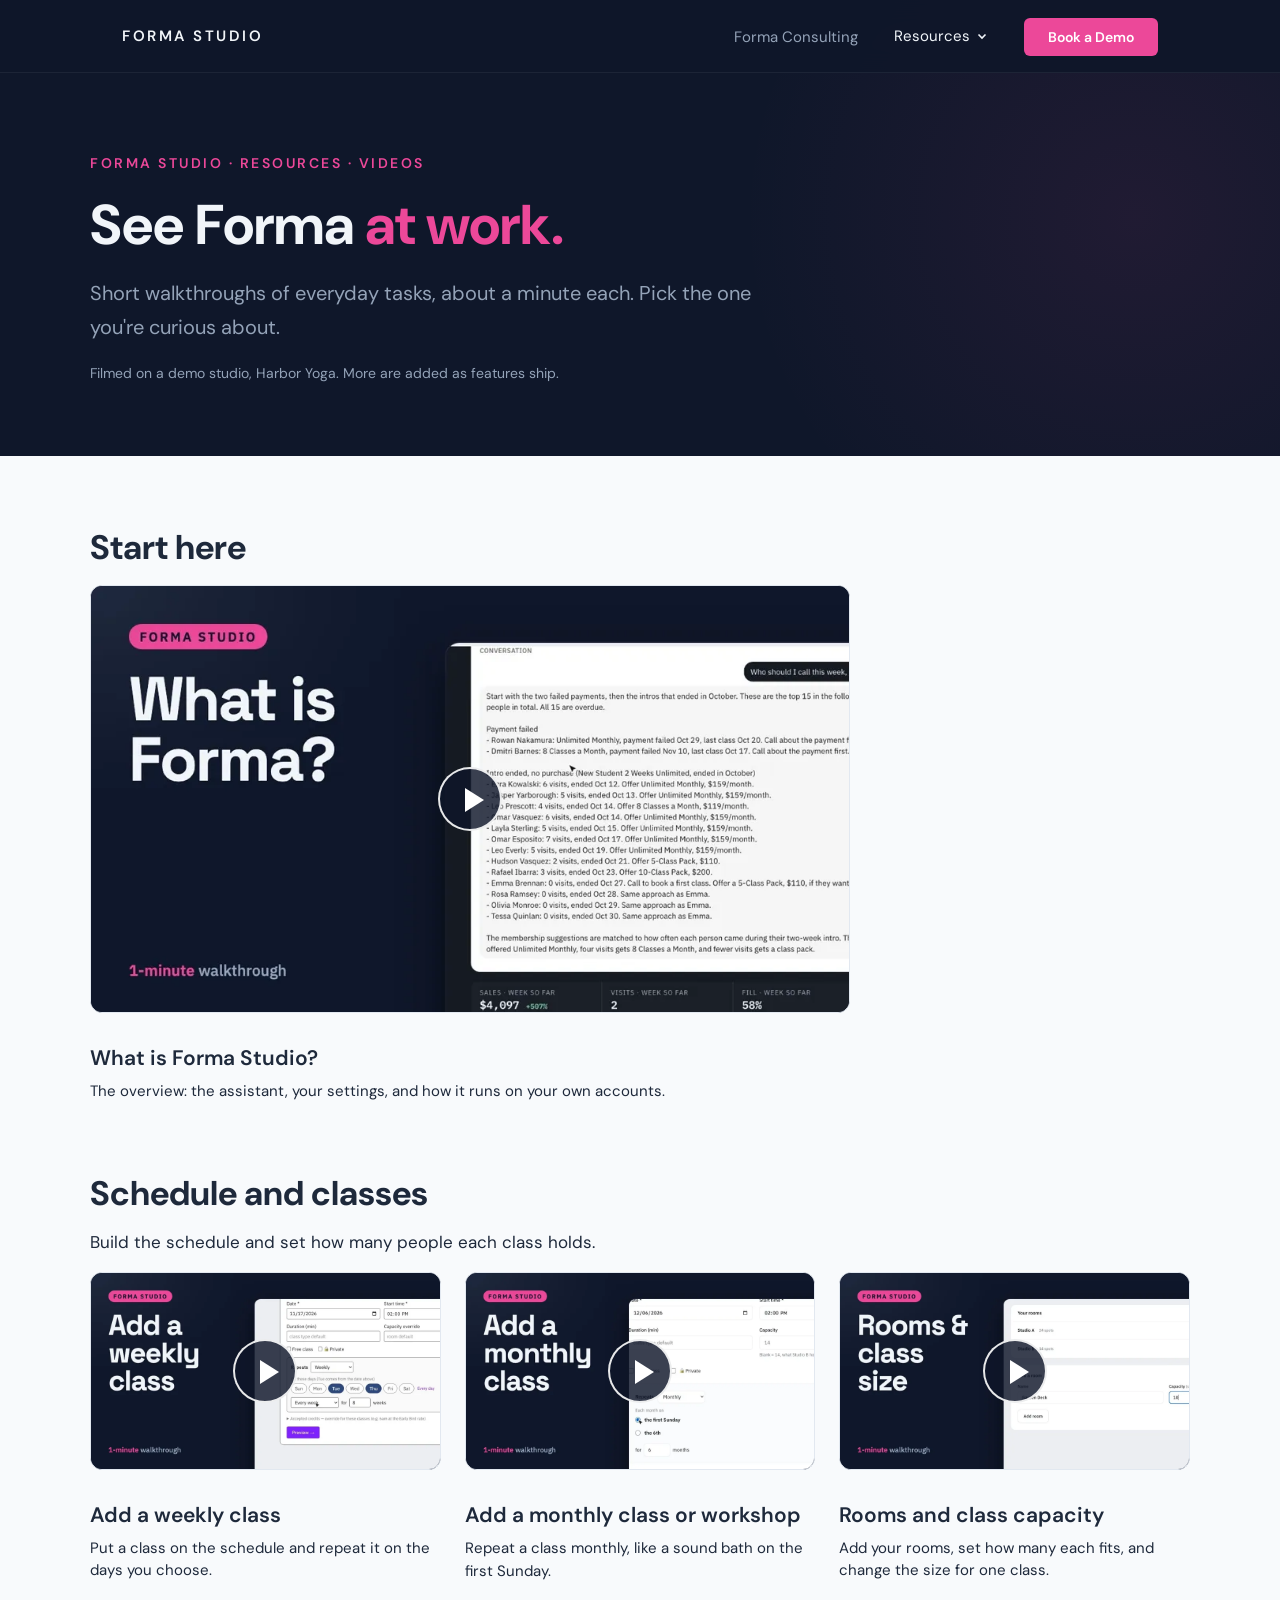
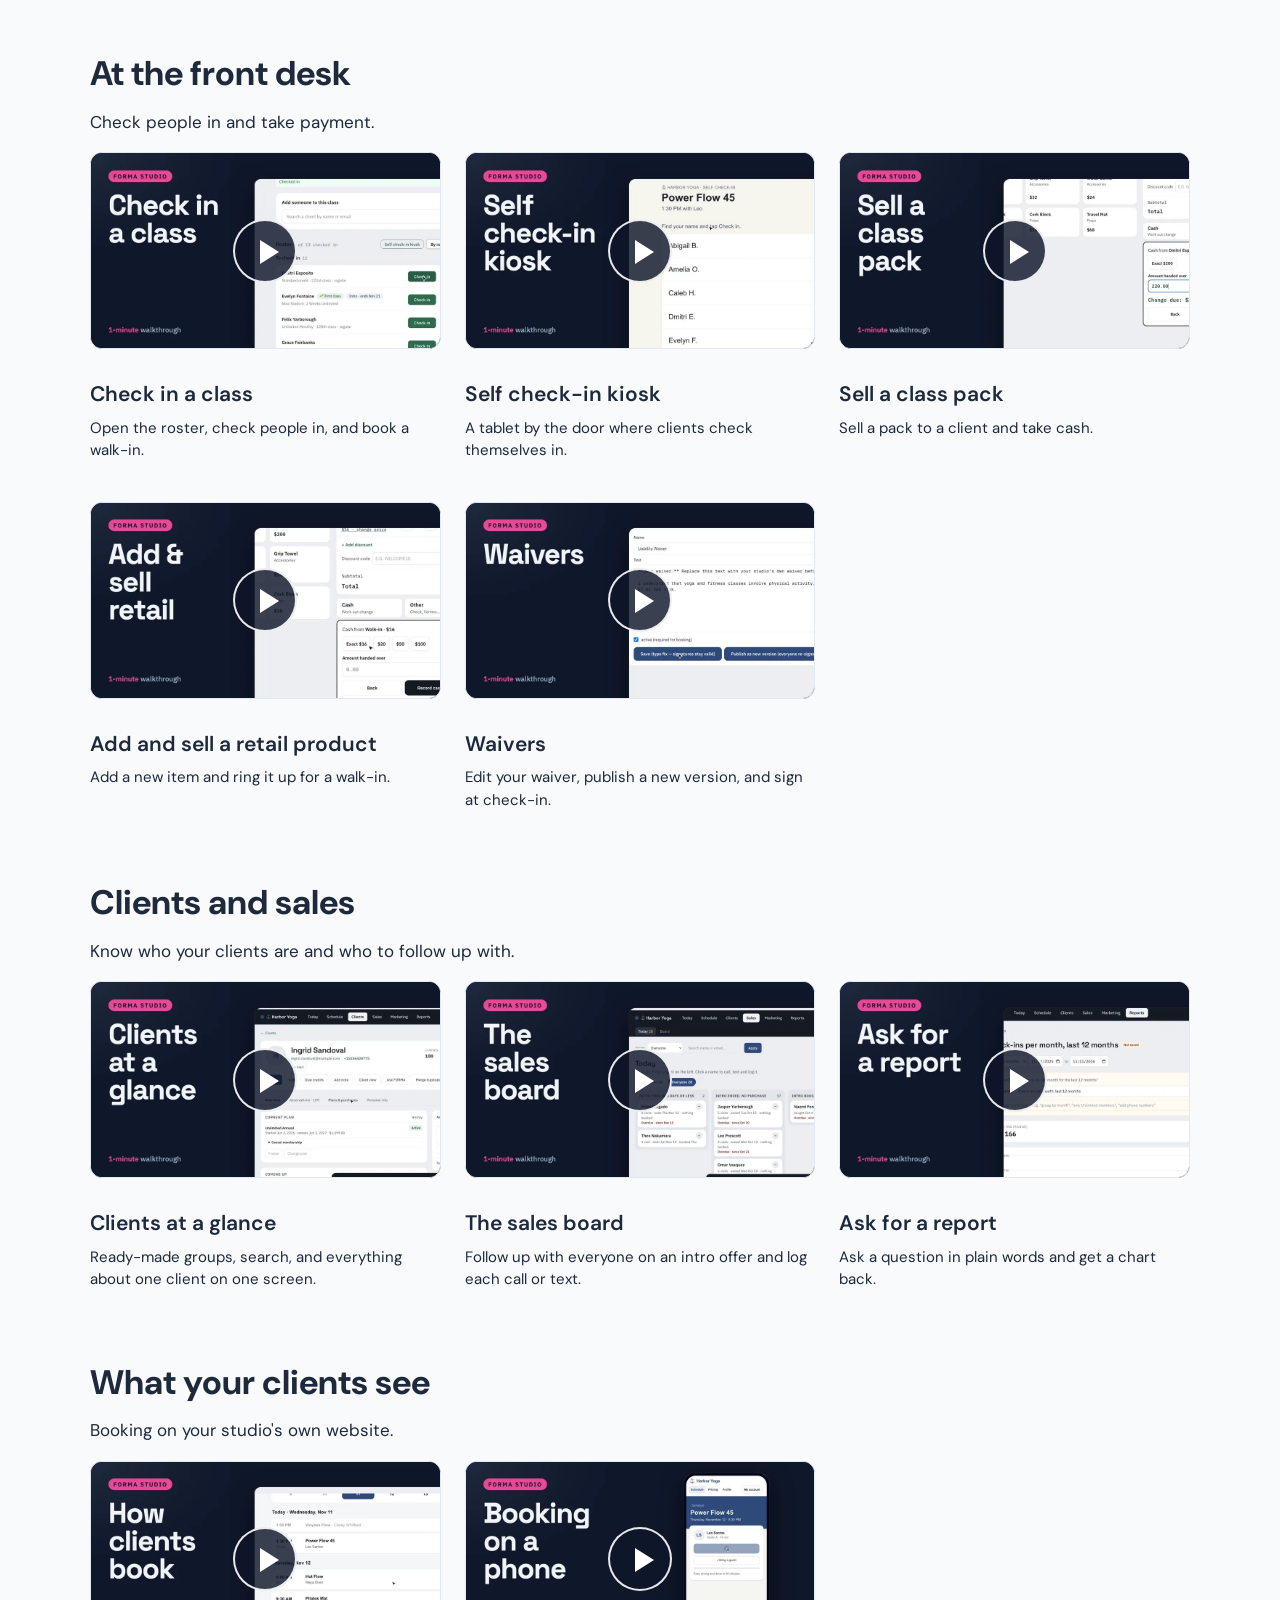
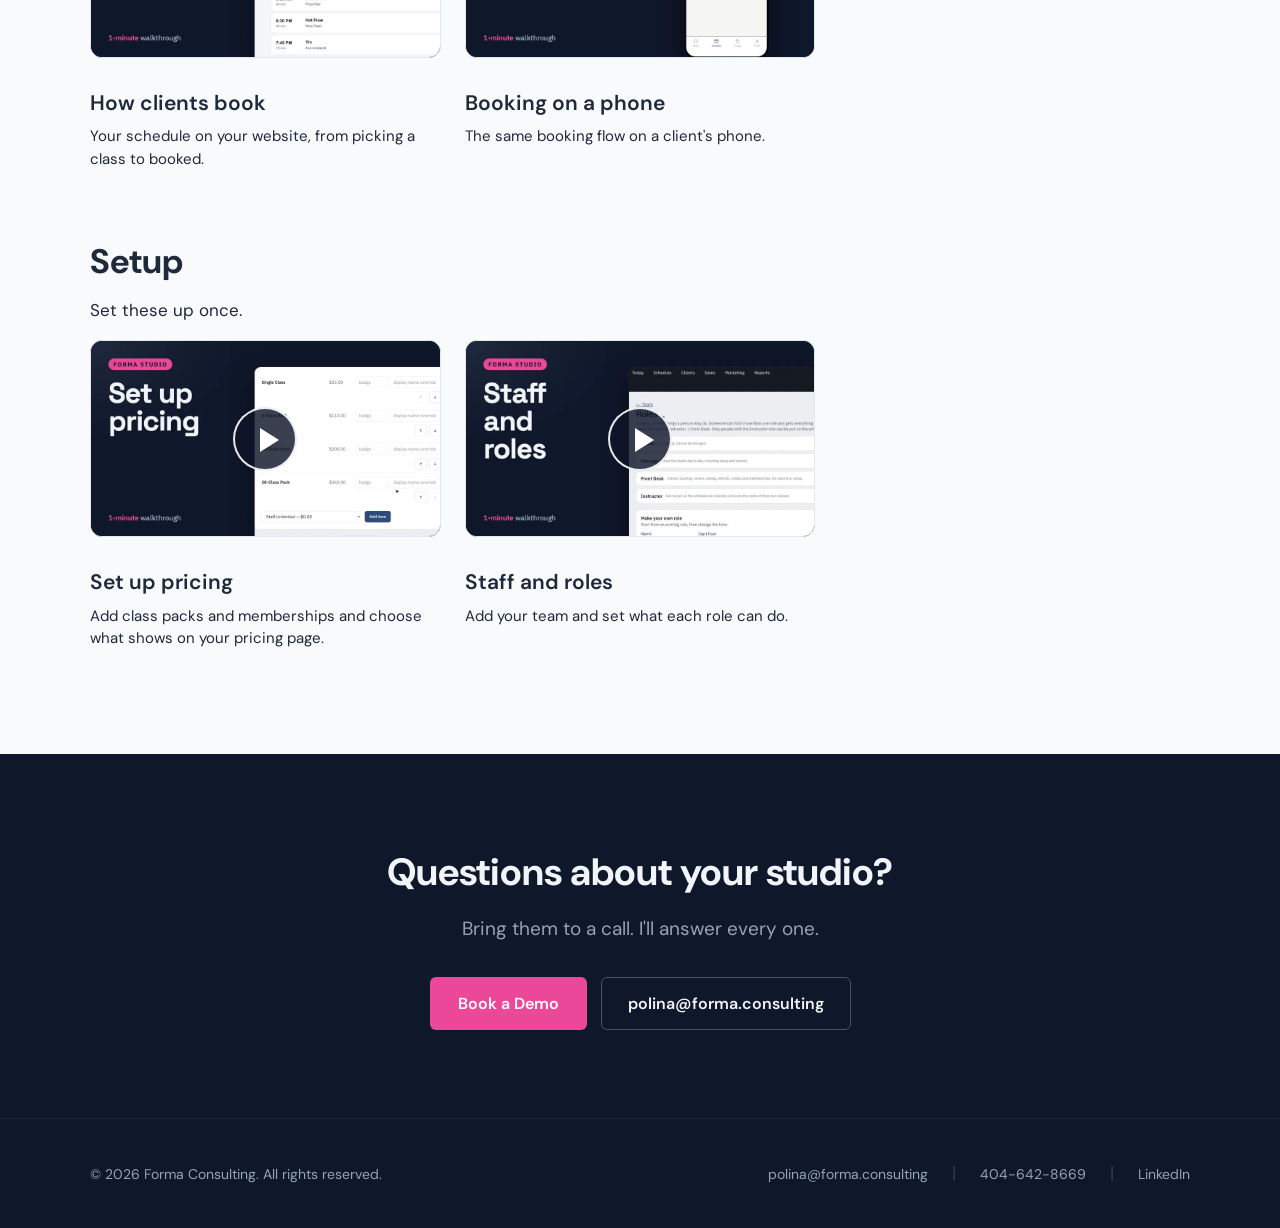
<file: studio/videos.html>
<!DOCTYPE html>
<html lang="en">
<head>
  <meta charset="UTF-8">
  <meta name="viewport" content="width=device-width, initial-scale=1.0">
  <title>Forma Studio Video Walkthroughs</title>
  <meta name="description" content="Short video walkthroughs of Forma Studio: adding classes, check-in, selling, clients, the sales board, pricing, staff and waivers. About a minute each.">
  <meta property="og:title" content="Video walkthroughs | Forma Studio">
  <meta property="og:description" content="Short video walkthroughs of Forma Studio: adding classes, check-in, selling, clients, the sales board, pricing, staff and waivers. About a minute each.">
  <meta property="og:type" content="website">
  <meta property="og:url" content="https://forma.consulting/studio/videos">
  <meta property="og:image" content="https://forma.consulting/img/studio/videos/10-overview.webp">
  <link rel="icon" href="/favicon.svg" type="image/svg+xml">
  <link rel="icon" href="/favicon-32.png" sizes="32x32" type="image/png">
  <link rel="apple-touch-icon" href="/apple-touch-icon.png">
  <link rel="preconnect" href="https://fonts.googleapis.com">
  <link rel="preconnect" href="https://fonts.gstatic.com" crossorigin>
  <link href="https://fonts.googleapis.com/css2?family=DM+Sans:ital,opsz,wght@0,9..40,300;0,9..40,400;0,9..40,500;0,9..40,600;0,9..40,700;1,9..40,400&display=swap" rel="stylesheet">
  <link rel="stylesheet" href="/studio/docs.css">
</head>
<body>

  <nav>
    <div class="nav-inner">
      <a href="/studio" class="nav-logo">Forma Studio</a>
      <button class="nav-toggle" aria-label="Menu" onclick="document.querySelector('.nav-links').classList.toggle('active')">
        <span></span><span></span><span></span>
      </button>
      <ul class="nav-links">
        <li><a href="/">Forma Consulting</a></li>
        <li class="has-menu">
          <button class="menu-btn" aria-haspopup="true" aria-current="true">Resources <svg viewBox="0 0 12 12" fill="none" stroke="currentColor" stroke-width="1.6" aria-hidden="true"><path d="M2.5 4.5 6 8l3.5-3.5"/></svg></button>
          <div class="submenu">
            <ul>
              <li><a href="/studio/videos" aria-current="page">Video walkthroughs<small>One-minute videos of everyday tasks</small></a></li>
              <li><a href="/studio/how-it-runs">How it runs and what it costs<small>Where it lives and the monthly costs</small></a></li>
              <li><a href="/studio/moving">Moving to Forma<small>The steps from first call to switch day</small></a></li>
              <li><a href="/studio/accounts">Accounts to open<small>The accounts Forma runs on, in your name</small></a></li>
              <li><a href="/studio/questions">Questions owners ask<small>Straight answers</small></a></li>
              <li><a href="/studio/security">Security<small>How your studio's data stays safe</small></a></li>
              <li><a href="/studio/resources">All resources<small>Every guide in one place</small></a></li>
            </ul>
          </div>
        </li>
        <li><a href="https://calendar.app.google/4B3roxv2gDkjjVwS9" class="nav-cta" target="_blank" rel="noopener">Book a Demo</a></li>
      </ul>
    </div>
  </nav>

  <section class="hero">
    <div class="inner">
      <p class="eyebrow"><a href="/studio">Forma Studio</a> · <a href="/studio/resources">Resources</a> · Videos</p>
      <h1>See Forma <span style="color:var(--accent)">at work.</span></h1>
      <p class="sub">Short walkthroughs of everyday tasks, about a minute each. Pick the one you're curious about.</p>
      <p class="hero-micro">Filmed on a demo studio, Harbor Yoga. More are added as features ship.</p>
    </div>
  </section>

  <section class="doc">
    <div class="inner" style="max-width:var(--max-width)">
      <div class="vgroup">
        <h2>Start here</h2>
        <div class="videos lead">
          <div class="video">
            <a class="vframe" href="https://youtu.be/V3ApaecdbuI" data-yt="V3ApaecdbuI" target="_blank" rel="noopener" aria-label="Play: What is Forma Studio?">
              <img src="/img/studio/videos/10-overview.webp" width="960" height="540" alt="">
              <span class="play"></span>
            </a>
            <h3>What is Forma Studio?</h3>
            <p>The overview: the assistant, your settings, and how it runs on your own accounts.</p>
          </div>
        </div>
      </div>
      <div class="vgroup">
        <h2>Schedule and classes</h2>
        <p>Build the schedule and set how many people each class holds.</p>
        <div class="videos">
          <div class="video">
            <a class="vframe" href="https://youtu.be/7jETom0nzZI" data-yt="7jETom0nzZI" target="_blank" rel="noopener" aria-label="Play: Add a weekly class">
              <img src="/img/studio/videos/01-add-class.webp" width="960" height="540" alt="" loading="lazy">
              <span class="play"></span>
            </a>
            <h3>Add a weekly class</h3>
            <p>Put a class on the schedule and repeat it on the days you choose.</p>
          </div>
          <div class="video">
            <a class="vframe" href="https://youtu.be/jFjJM4uXq-s" data-yt="jFjJM4uXq-s" target="_blank" rel="noopener" aria-label="Play: Add a monthly class or workshop">
              <img src="/img/studio/videos/07-monthly-class.webp" width="960" height="540" alt="" loading="lazy">
              <span class="play"></span>
            </a>
            <h3>Add a monthly class or workshop</h3>
            <p>Repeat a class monthly, like a sound bath on the first Sunday.</p>
          </div>
          <div class="video">
            <a class="vframe" href="https://youtu.be/RxafnnrqS-k" data-yt="RxafnnrqS-k" target="_blank" rel="noopener" aria-label="Play: Rooms and class capacity">
              <img src="/img/studio/videos/14-rooms-capacity.webp" width="960" height="540" alt="" loading="lazy">
              <span class="play"></span>
            </a>
            <h3>Rooms and class capacity</h3>
            <p>Add your rooms, set how many each fits, and change the size for one class.</p>
          </div>
        </div>
      </div>
      <div class="vgroup">
        <h2>At the front desk</h2>
        <p>Check people in and take payment.</p>
        <div class="videos">
          <div class="video">
            <a class="vframe" href="https://youtu.be/7D5jZsKDRXk" data-yt="7D5jZsKDRXk" target="_blank" rel="noopener" aria-label="Play: Check in a class">
              <img src="/img/studio/videos/02-check-in.webp" width="960" height="540" alt="" loading="lazy">
              <span class="play"></span>
            </a>
            <h3>Check in a class</h3>
            <p>Open the roster, check people in, and book a walk-in.</p>
          </div>
          <div class="video">
            <a class="vframe" href="https://youtu.be/iEpw6z8gAu8" data-yt="iEpw6z8gAu8" target="_blank" rel="noopener" aria-label="Play: Self check-in kiosk">
              <img src="/img/studio/videos/05-kiosk.webp" width="960" height="540" alt="" loading="lazy">
              <span class="play"></span>
            </a>
            <h3>Self check-in kiosk</h3>
            <p>A tablet by the door where clients check themselves in.</p>
          </div>
          <div class="video">
            <a class="vframe" href="https://youtu.be/QGxsFL81ucE" data-yt="QGxsFL81ucE" target="_blank" rel="noopener" aria-label="Play: Sell a class pack">
              <img src="/img/studio/videos/03-sell.webp" width="960" height="540" alt="" loading="lazy">
              <span class="play"></span>
            </a>
            <h3>Sell a class pack</h3>
            <p>Sell a pack to a client and take cash.</p>
          </div>
          <div class="video">
            <a class="vframe" href="https://youtu.be/9T0rd2AfkwE" data-yt="9T0rd2AfkwE" target="_blank" rel="noopener" aria-label="Play: Add and sell a retail product">
              <img src="/img/studio/videos/09-retail-sale.webp" width="960" height="540" alt="" loading="lazy">
              <span class="play"></span>
            </a>
            <h3>Add and sell a retail product</h3>
            <p>Add a new item and ring it up for a walk-in.</p>
          </div>
          <div class="video">
            <a class="vframe" href="https://youtu.be/4ez-mfg-qrw" data-yt="4ez-mfg-qrw" target="_blank" rel="noopener" aria-label="Play: Waivers">
              <img src="/img/studio/videos/16-waivers.webp" width="960" height="540" alt="" loading="lazy">
              <span class="play"></span>
            </a>
            <h3>Waivers</h3>
            <p>Edit your waiver, publish a new version, and sign at check-in.</p>
          </div>
        </div>
      </div>
      <div class="vgroup">
        <h2>Clients and sales</h2>
        <p>Know who your clients are and who to follow up with.</p>
        <div class="videos">
          <div class="video">
            <a class="vframe" href="https://youtu.be/zW4n0LBvDXA" data-yt="zW4n0LBvDXA" target="_blank" rel="noopener" aria-label="Play: Clients at a glance">
              <img src="/img/studio/videos/11-clients.webp" width="960" height="540" alt="" loading="lazy">
              <span class="play"></span>
            </a>
            <h3>Clients at a glance</h3>
            <p>Ready-made groups, search, and everything about one client on one screen.</p>
          </div>
          <div class="video">
            <a class="vframe" href="https://youtu.be/sRyp64SZ8CY" data-yt="sRyp64SZ8CY" target="_blank" rel="noopener" aria-label="Play: The sales board">
              <img src="/img/studio/videos/15-sales-board.webp" width="960" height="540" alt="" loading="lazy">
              <span class="play"></span>
            </a>
            <h3>The sales board</h3>
            <p>Follow up with everyone on an intro offer and log each call or text.</p>
          </div>
          <div class="video">
            <a class="vframe" href="https://youtu.be/AdUo2swqSsc" data-yt="AdUo2swqSsc" target="_blank" rel="noopener" aria-label="Play: Ask for a report">
              <img src="/img/studio/videos/06-ai-report.webp" width="960" height="540" alt="" loading="lazy">
              <span class="play"></span>
            </a>
            <h3>Ask for a report</h3>
            <p>Ask a question in plain words and get a chart back.</p>
          </div>
        </div>
      </div>
      <div class="vgroup">
        <h2>What your clients see</h2>
        <p>Booking on your studio's own website.</p>
        <div class="videos">
          <div class="video">
            <a class="vframe" href="https://youtu.be/LYU6QZEFVz0" data-yt="LYU6QZEFVz0" target="_blank" rel="noopener" aria-label="Play: How clients book">
              <img src="/img/studio/videos/04-member-booking.webp" width="960" height="540" alt="" loading="lazy">
              <span class="play"></span>
            </a>
            <h3>How clients book</h3>
            <p>Your schedule on your website, from picking a class to booked.</p>
          </div>
          <div class="video">
            <a class="vframe" href="https://youtu.be/M9bblUwPgts" data-yt="M9bblUwPgts" target="_blank" rel="noopener" aria-label="Play: Booking on a phone">
              <img src="/img/studio/videos/08-phone-booking.webp" width="960" height="540" alt="" loading="lazy">
              <span class="play"></span>
            </a>
            <h3>Booking on a phone</h3>
            <p>The same booking flow on a client's phone.</p>
          </div>
        </div>
      </div>
      <div class="vgroup">
        <h2>Setup</h2>
        <p>Set these up once.</p>
        <div class="videos">
          <div class="video">
            <a class="vframe" href="https://youtu.be/8l-CMitTNoo" data-yt="8l-CMitTNoo" target="_blank" rel="noopener" aria-label="Play: Set up pricing">
              <img src="/img/studio/videos/12-pricing.webp" width="960" height="540" alt="" loading="lazy">
              <span class="play"></span>
            </a>
            <h3>Set up pricing</h3>
            <p>Add class packs and memberships and choose what shows on your pricing page.</p>
          </div>
          <div class="video">
            <a class="vframe" href="https://youtu.be/U9njqWRdLnI" data-yt="U9njqWRdLnI" target="_blank" rel="noopener" aria-label="Play: Staff and roles">
              <img src="/img/studio/videos/13-staff-roles.webp" width="960" height="540" alt="" loading="lazy">
              <span class="play"></span>
            </a>
            <h3>Staff and roles</h3>
            <p>Add your team and set what each role can do.</p>
          </div>
        </div>
      </div>
    </div>
  </section>

  <section class="closing">
    <div class="inner">
      <h2>Questions about your studio?</h2>
      <p>Bring them to a call. I'll answer every one.</p>
      <div class="hero-ctas">
        <a href="https://calendar.app.google/4B3roxv2gDkjjVwS9" class="btn-primary" target="_blank" rel="noopener">Book a Demo</a>
        <a href="mailto:polina@forma.consulting" class="btn-ghost">polina@forma.consulting</a>
      </div>
    </div>
  </section>

  <footer>
    <div class="footer-inner">
      <div class="footer-left">© 2026 Forma Consulting. All rights reserved.</div>
      <div class="footer-right">
        <a href="mailto:polina@forma.consulting">polina@forma.consulting</a>
        <span class="footer-divider">|</span>
        <a href="tel:4046428669">404-642-8669</a>
        <span class="footer-divider">|</span>
        <a href="https://www.linkedin.com/in/denissova/" target="_blank" rel="noopener">LinkedIn</a>
      </div>
    </div>
  </footer>

  <script>
    // Play in place: swap the thumbnail for the YouTube player on click. Without JavaScript the link opens YouTube.
    document.querySelectorAll('.vframe[data-yt]').forEach(function (a) {
      a.addEventListener('click', function (e) {
        e.preventDefault();
        var f = document.createElement('iframe');
        f.src = 'https://www.youtube-nocookie.com/embed/' + a.dataset.yt + '?autoplay=1&rel=0';
        f.title = a.getAttribute('aria-label').replace('Play: ', '');
        f.allow = 'autoplay; encrypted-media; picture-in-picture; fullscreen';
        f.allowFullscreen = true;
        var box = document.createElement('div'); box.className = 'vframe'; box.appendChild(f);
        a.replaceWith(box);
      });
    });
  </script>
</body>
</html>
</file>
<file: studio/docs.css>
/* Shared styles for the Forma Studio resource pages (/studio/resources and the guides it links to).
   Same look as the Studio and Security pages. Each guide prints cleanly: "Download PDF" opens the
   browser's print dialog (Save as PDF), with a wide left margin for hole-punching. */
*, *::before, *::after { margin: 0; padding: 0; box-sizing: border-box; }
:root {
  --dark: #0F172A; --dark-mid: #1E293B; --light: #F8FAFC; --light-mid: #E2E8F0;
  --text-on-dark: #F1F5F9; --text-on-light: #1E293B; --text-muted-dark: #94A3B8; --text-muted-light: #64748B;
  --accent: #EC4899; --accent-hover: #DB2777; --ok: #047857; --ok-bg: #ECFDF5; --wip: #B45309; --wip-bg: #FFFBEB;
  --max-width: 1100px; --read-width: 820px;
}
html { scroll-behavior: smooth; }
body { font-family: 'DM Sans', -apple-system, BlinkMacSystemFont, sans-serif; font-size: 18px; line-height: 1.6; color: var(--text-on-light); background: var(--light); -webkit-font-smoothing: antialiased; }
a { color: var(--accent-hover); }

/* NAV (same as the rest of the site) */
nav { position: fixed; top: 0; left: 0; right: 0; z-index: 100; background: rgba(15, 23, 42, 0.95); backdrop-filter: blur(12px); border-bottom: 1px solid rgba(255,255,255,0.06); }
.nav-inner { max-width: var(--max-width); margin: 0 auto; padding: 0 32px; height: 72px; display: flex; align-items: center; justify-content: space-between; }
.nav-logo { font-size: 15px; font-weight: 600; letter-spacing: 2.5px; color: var(--text-on-dark); text-transform: uppercase; text-decoration: none; }
.nav-links { display: flex; align-items: center; gap: 36px; list-style: none; }
.nav-links a { color: var(--text-muted-dark); text-decoration: none; font-size: 15px; transition: color 0.2s; white-space: nowrap; }
.nav-links a:hover, .nav-links a[aria-current="page"] { color: var(--text-on-dark); }
.nav-cta { background: var(--accent) !important; color: white !important; padding: 10px 24px; border-radius: 6px; font-weight: 600 !important; font-size: 14px !important; }
.nav-cta:hover { background: var(--accent-hover) !important; }
.nav-toggle { display: none; background: none; border: none; cursor: pointer; padding: 8px; }
.nav-toggle span { display: block; width: 24px; height: 2px; background: var(--text-on-dark); margin: 6px 0; }

.nav-links a, .menu-btn { white-space: nowrap; }
.has-menu { position: relative; }
.menu-btn { background: none; border: 0; color: var(--text-muted-dark); font: inherit; font-size: 15px; cursor: pointer; display: inline-flex; align-items: center; gap: 6px; padding: 8px 0; }
.menu-btn:hover, .has-menu:focus-within .menu-btn, .menu-btn[aria-current="true"] { color: var(--text-on-dark); }
.menu-btn svg { width: 12px; height: 12px; }
.submenu { display: none; position: absolute; top: 100%; left: -16px; padding-top: 14px; }
.has-menu:hover .submenu, .has-menu:focus-within .submenu { display: block; }
.submenu ul { list-style: none; background: var(--dark-mid); border: 1px solid rgba(255,255,255,0.08); border-radius: 10px; padding: 8px; min-width: 300px; box-shadow: 0 16px 40px rgba(0,0,0,0.35); }
.submenu a { display: block; padding: 10px 12px; border-radius: 6px; color: var(--text-on-dark) !important; font-size: 15px; }
.submenu a small { display: block; color: var(--text-muted-dark); font-size: 13px; margin-top: 2px; }
.submenu a:hover, .submenu a[aria-current="page"] { background: rgba(255,255,255,0.06); }

/* VIDEO WALKTHROUGHS (/studio/videos) */
.vgroup { margin-top: 56px; }
.vgroup:first-child { margin-top: 0; }
.vgroup h2 { font-size: clamp(24px, 3vw, 30px); font-weight: 700; margin: 0 0 6px; }
.vgroup > p { color: var(--text-muted-light); font-size: 17px; margin: 0 0 20px; }
.videos { display: grid; grid-template-columns: repeat(3, 1fr); gap: 24px; }
.videos.lead { grid-template-columns: 1fr; max-width: 760px; margin-top: 16px; }
.video h3 { font-size: 18px; font-weight: 600; margin: 12px 0 4px; line-height: 1.3; }
.video p { font-size: 15px; color: var(--text-muted-light); margin: 0; line-height: 1.5; }
.vframe { position: relative; display: block; aspect-ratio: 16 / 9; border-radius: 12px; overflow: hidden; background: var(--dark); border: 1px solid var(--light-mid); }
.vframe img, .vframe iframe { position: absolute; inset: 0; width: 100%; height: 100%; border: 0; object-fit: cover; }
.vframe .play { position: absolute; left: 50%; top: 50%; width: 64px; height: 64px; margin: -32px 0 0 -32px; border-radius: 50%; background: rgba(15,23,42,0.82); border: 2px solid rgba(255,255,255,0.9); transition: background 0.2s, transform 0.15s; }
.vframe .play::after { content: ''; position: absolute; left: 25px; top: 19px; border-style: solid; border-width: 12px 0 12px 19px; border-color: transparent transparent transparent white; }
.vframe:hover .play, .vframe:focus-visible .play { background: var(--accent); transform: scale(1.06); }

/* HERO */
.hero { background: var(--dark); padding: 152px 32px 72px; position: relative; overflow: hidden; }
.hero::before { content: ''; position: absolute; top: -40%; right: -20%; width: 800px; height: 800px; background: radial-gradient(circle, rgba(236,72,153,0.08) 0%, transparent 70%); pointer-events: none; }
.hero .inner { position: relative; z-index: 1; }
.inner { max-width: var(--max-width); margin: 0 auto; }
.eyebrow { font-size: 14px; font-weight: 600; letter-spacing: 2.5px; text-transform: uppercase; color: var(--accent); margin-bottom: 20px; }
.eyebrow a { color: inherit; text-decoration: none; }
.eyebrow a:hover { text-decoration: underline; }
.hero h1 { font-size: clamp(36px, 5vw, 56px); font-weight: 700; line-height: 1.1; color: var(--text-on-dark); max-width: 820px; margin-bottom: 20px; }
.hero p.sub { font-size: 20px; color: var(--text-muted-dark); max-width: 680px; line-height: 1.7; }
.hero-ctas { display: flex; flex-wrap: wrap; gap: 14px; align-items: center; margin-top: 32px; }
.hero-micro { margin-top: 18px; font-size: 14px; color: var(--text-muted-dark); }
.btn-primary { display: inline-block; background: var(--accent); color: white; padding: 14px 28px; border-radius: 6px; font-weight: 600; font-size: 16px; text-decoration: none; border: 0; cursor: pointer; font-family: inherit; transition: background 0.2s; }
.btn-primary:hover { background: var(--accent-hover); }
.btn-ghost { display: inline-block; color: var(--text-on-dark); border: 1px solid rgba(255,255,255,0.25); padding: 13px 26px; border-radius: 6px; font-weight: 600; font-size: 16px; text-decoration: none; background: none; cursor: pointer; font-family: inherit; }
.btn-ghost:hover { border-color: var(--text-on-dark); }

/* DOCUMENT BODY */
.doc { padding: 72px 32px 88px; }
.doc .inner { max-width: var(--read-width); }
.doc h2 { font-size: clamp(26px, 3.2vw, 34px); font-weight: 700; line-height: 1.2; margin: 56px 0 14px; }
.doc h2:first-child { margin-top: 0; }
.doc h3 { font-size: 21px; font-weight: 600; margin: 32px 0 8px; }
.doc p { margin-bottom: 16px; color: var(--text-on-light); }
.doc p.lede { font-size: 20px; color: var(--text-muted-light); line-height: 1.7; }
.doc ul, .doc ol { margin: 0 0 18px 24px; }
.doc li { margin-bottom: 8px; }
.doc strong { font-weight: 600; }
.note { background: white; border: 1px solid var(--light-mid); border-left: 4px solid var(--accent); border-radius: 10px; padding: 18px 22px; margin: 24px 0; font-size: 17px; }
.note p:last-child { margin-bottom: 0; }

/* TABLES */
.table-wrap { margin: 20px 0 8px; background: white; border: 1px solid var(--light-mid); border-radius: 12px; overflow: hidden; }
table { width: 100%; border-collapse: collapse; font-size: 16px; line-height: 1.55; }
th { text-align: left; font-size: 12px; font-weight: 700; letter-spacing: 1.5px; text-transform: uppercase; color: var(--text-muted-light); background: var(--light); padding: 14px 20px; border-bottom: 1px solid var(--light-mid); }
td { padding: 16px 20px; border-bottom: 1px solid var(--light-mid); vertical-align: top; }
tr:last-child td { border-bottom: none; }
td:first-child { font-weight: 600; }
td.price, th.price { text-align: right; white-space: nowrap; font-variant-numeric: tabular-nums; }
tr.total td { background: var(--dark); color: var(--text-on-dark); font-weight: 600; }
.fine { font-size: 14px; color: var(--text-muted-light); line-height: 1.7; margin-top: 10px; }

/* NUMBERED STEPS */
.steps { list-style: none; counter-reset: step; margin: 24px 0 0; display: flex; flex-direction: column; gap: 14px; }
.steps > li { counter-increment: step; background: white; border: 1px solid var(--light-mid); border-radius: 12px; padding: 22px 24px 22px 76px; position: relative; margin: 0; }
.steps > li::before { content: counter(step); position: absolute; left: 24px; top: 22px; width: 34px; height: 34px; border-radius: 50%; background: rgba(236,72,153,0.10); color: var(--accent-hover); font-weight: 700; font-size: 15px; display: flex; align-items: center; justify-content: center; }
.steps > li h3 { margin: 0 0 4px; font-size: 20px; }
.steps > li p { margin-bottom: 8px; color: var(--text-muted-light); font-size: 17px; }
.steps > li p:last-child { margin-bottom: 0; }
.who { display: inline-block; font-size: 11px; font-weight: 700; letter-spacing: 1px; text-transform: uppercase; padding: 3px 9px; border-radius: 999px; background: var(--light); border: 1px solid var(--light-mid); color: var(--text-muted-light); margin-right: 6px; vertical-align: 2px; }
.who.you { background: var(--dark); border-color: var(--dark); color: white; }

/* CHECKLIST */
.checklist { list-style: none; margin: 20px 0 0; display: flex; flex-direction: column; gap: 14px; }
.checklist > li { background: white; border: 1px solid var(--light-mid); border-radius: 12px; padding: 22px 24px 22px 68px; position: relative; margin: 0; }
.checklist > li::before { content: ''; position: absolute; left: 24px; top: 24px; width: 24px; height: 24px; border: 2px solid var(--text-muted-light); border-radius: 5px; background: white; }
.checklist h3 { margin: 0 0 4px; font-size: 20px; }
.checklist p { margin-bottom: 8px; color: var(--text-muted-light); font-size: 17px; }
.checklist p:last-child { margin-bottom: 0; }
.checklist .meta { font-size: 15px; color: var(--text-on-light); }
.pill { display: inline-block; font-size: 11px; font-weight: 700; letter-spacing: 1px; text-transform: uppercase; padding: 3px 9px; border-radius: 999px; line-height: 1.5; white-space: nowrap; vertical-align: 2px; margin-left: 6px; }
.pill.ok { background: var(--ok-bg); color: var(--ok); }
.pill.wip { background: var(--wip-bg); color: var(--wip); }

/* FAQ */
.qa { border-bottom: 1px solid var(--light-mid); padding: 24px 0; }
.qa:first-of-type { border-top: 1px solid var(--light-mid); }
.qa h3 { margin: 0 0 8px; font-size: 21px; }
.qa p { margin-bottom: 10px; color: var(--text-muted-light); }
.qa p:last-child { margin-bottom: 0; }

/* HUB CARDS */
.cards { display: grid; grid-template-columns: repeat(2, 1fr); gap: 20px; margin-top: 8px; }
.card { display: block; background: white; border: 1px solid var(--light-mid); border-radius: 12px; padding: 28px; text-decoration: none; color: inherit; transition: border-color 0.2s, transform 0.1s; }
a.card:hover { border-color: var(--accent); transform: translateY(-1px); }
.card .kicker { font-size: 12px; font-weight: 700; letter-spacing: 1.5px; text-transform: uppercase; color: var(--accent-hover); margin-bottom: 8px; }
.card h3 { font-size: 22px; font-weight: 600; margin: 0 0 8px; }
.card p { font-size: 16px; color: var(--text-muted-light); margin: 0; }
.card .go { display: inline-block; margin-top: 14px; font-size: 15px; font-weight: 600; color: var(--accent-hover); }
.card.soon { background: var(--light); border-style: dashed; }
.card.soon .kicker { color: var(--text-muted-light); }

/* CLOSING + FOOTER */
.closing { background: var(--dark); text-align: center; padding: 88px 32px; }
.closing h2 { font-size: clamp(28px, 3.6vw, 38px); font-weight: 700; color: var(--text-on-dark); margin-bottom: 12px; }
.closing p { color: var(--text-muted-dark); font-size: 19px; }
.closing .hero-ctas { justify-content: center; }
.more { margin-top: 56px; padding-top: 28px; border-top: 1px solid var(--light-mid); font-size: 16px; color: var(--text-muted-light); }
footer { padding: 40px 32px; background: var(--dark); border-top: 1px solid rgba(255,255,255,0.06); }
.footer-inner { max-width: var(--max-width); margin: 0 auto; display: flex; justify-content: space-between; align-items: center; flex-wrap: wrap; gap: 16px; }
.footer-left { font-size: 14px; color: var(--text-muted-dark); }
.footer-right { display: flex; gap: 24px; align-items: center; }
.footer-right a { font-size: 14px; color: var(--text-muted-dark); text-decoration: none; }
.footer-right a:hover { color: var(--text-on-dark); }
.footer-divider { color: rgba(255,255,255,0.15); }
.print-only { display: none; }

@media (max-width: 1000px) and (min-width: 721px) { .videos { grid-template-columns: repeat(2, 1fr); } }
@media (max-width: 720px) {
  .nav-links { display: none; }
  .nav-toggle { display: block; }
  .nav-links.active { display: flex; flex-direction: column; align-items: flex-start; position: absolute; top: 72px; left: 0; right: 0; background: var(--dark); padding: 24px 32px; border-bottom: 1px solid rgba(255,255,255,0.06); gap: 20px; }
  .hero { padding: 128px 24px 56px; }
  .doc { padding: 48px 24px 64px; }
  .cards { grid-template-columns: 1fr; }
  .videos { grid-template-columns: 1fr; }
  .nav-links.active .submenu { display: block; position: static; padding: 4px 0 0; }
  .nav-links.active .submenu ul { background: none; border: 0; box-shadow: none; padding: 0 0 0 12px; min-width: 0; }
  .steps > li { padding: 20px 20px 20px 66px; }
  .steps > li::before { left: 18px; }
  .checklist > li { padding: 20px 20px 20px 60px; }
  .checklist > li::before { left: 20px; }
  table, thead, tbody, tr, td { display: block; width: 100%; }
  thead { display: none; }
  tr { padding: 16px 20px; border-bottom: 1px solid var(--light-mid); }
  tr:last-child { border-bottom: none; }
  td { padding: 0; border: none; }
  td:first-child { margin-bottom: 4px; }
  td.price { text-align: left; margin-top: 6px; }
  tr.total { background: var(--dark); }
  tr.total td { background: none; }
  .footer-inner { flex-direction: column; text-align: center; }
  .footer-right { flex-wrap: wrap; justify-content: center; }
}

/* PRINT / SAVE AS PDF: plain, black on white, wide left margin for a 3-hole punch */
@page { margin: 0.6in 0.7in 0.6in 1.25in; }
@media print {
  nav, .hero-ctas, .closing, footer, .more, .hero::before { display: none !important; }
  body { background: white; font-size: 10pt; line-height: 1.42; }
  .hero { background: white; padding: 0 0 8pt; border-bottom: 1.5pt solid #1E293B; margin-bottom: 12pt; }
  .hero h1 { color: #1E293B; font-size: 21pt; margin-bottom: 4pt; }
  .hero p.sub { color: #475569; font-size: 11pt; line-height: 1.45; max-width: none; }
  .eyebrow { margin-bottom: 4pt; font-size: 8.5pt; }
  .hero-micro { color: #475569; margin-top: 6pt; font-size: 9pt; }
  .doc { padding: 0; }
  .doc .inner { max-width: none; }
  .doc h2 { font-size: 14pt; margin: 13pt 0 4pt; break-after: avoid; }
  .doc h3 { font-size: 11.5pt; margin: 10pt 0 3pt; break-after: avoid; }
  .doc p { margin-bottom: 6pt; orphans: 3; widows: 3; }
  .doc p.lede { font-size: 11.5pt; line-height: 1.45; }
  .doc ul, .doc ol { margin-bottom: 8pt; }
  .doc li { margin-bottom: 3pt; }
  table, .steps > li p, .checklist p, .note, .qa p { font-size: 9.5pt; }
  th { padding: 6pt 10pt; font-size: 8pt; }
  td { padding: 6pt 10pt; }
  td:first-child { white-space: nowrap; }
  .table-wrap { margin: 6pt 0 4pt; border-radius: 6pt; }
  .fine { margin-top: 4pt; font-size: 8.5pt; }
  .steps, .checklist { gap: 5pt; margin-top: 6pt; }
  .steps > li { padding: 7pt 12pt 7pt 44pt; border-radius: 6pt; }
  .steps > li::before { left: 12pt; top: 7pt; width: 20pt; height: 20pt; font-size: 9.5pt; }
  .checklist > li { padding: 7pt 12pt 7pt 40pt; border-radius: 6pt; }
  .checklist > li::before { left: 13pt; top: 8pt; width: 14pt; height: 14pt; }
  .steps > li h3, .checklist h3, .qa h3 { font-size: 11.5pt; margin: 0 0 2pt; }
  .steps > li p, .checklist p { margin-bottom: 3pt; }
  .qa { padding: 8pt 0; }
  .note { padding: 7pt 12pt; margin: 8pt 0; }
  .steps > li, .checklist > li, .qa, .note, .card, tr { break-inside: avoid; }
  a { color: inherit; text-decoration: none; }
  .print-only { display: block; margin-top: 12pt; font-size: 8.5pt; color: #475569; border-top: 0.75pt solid #CBD5E1; padding-top: 6pt; }
}
</file>
